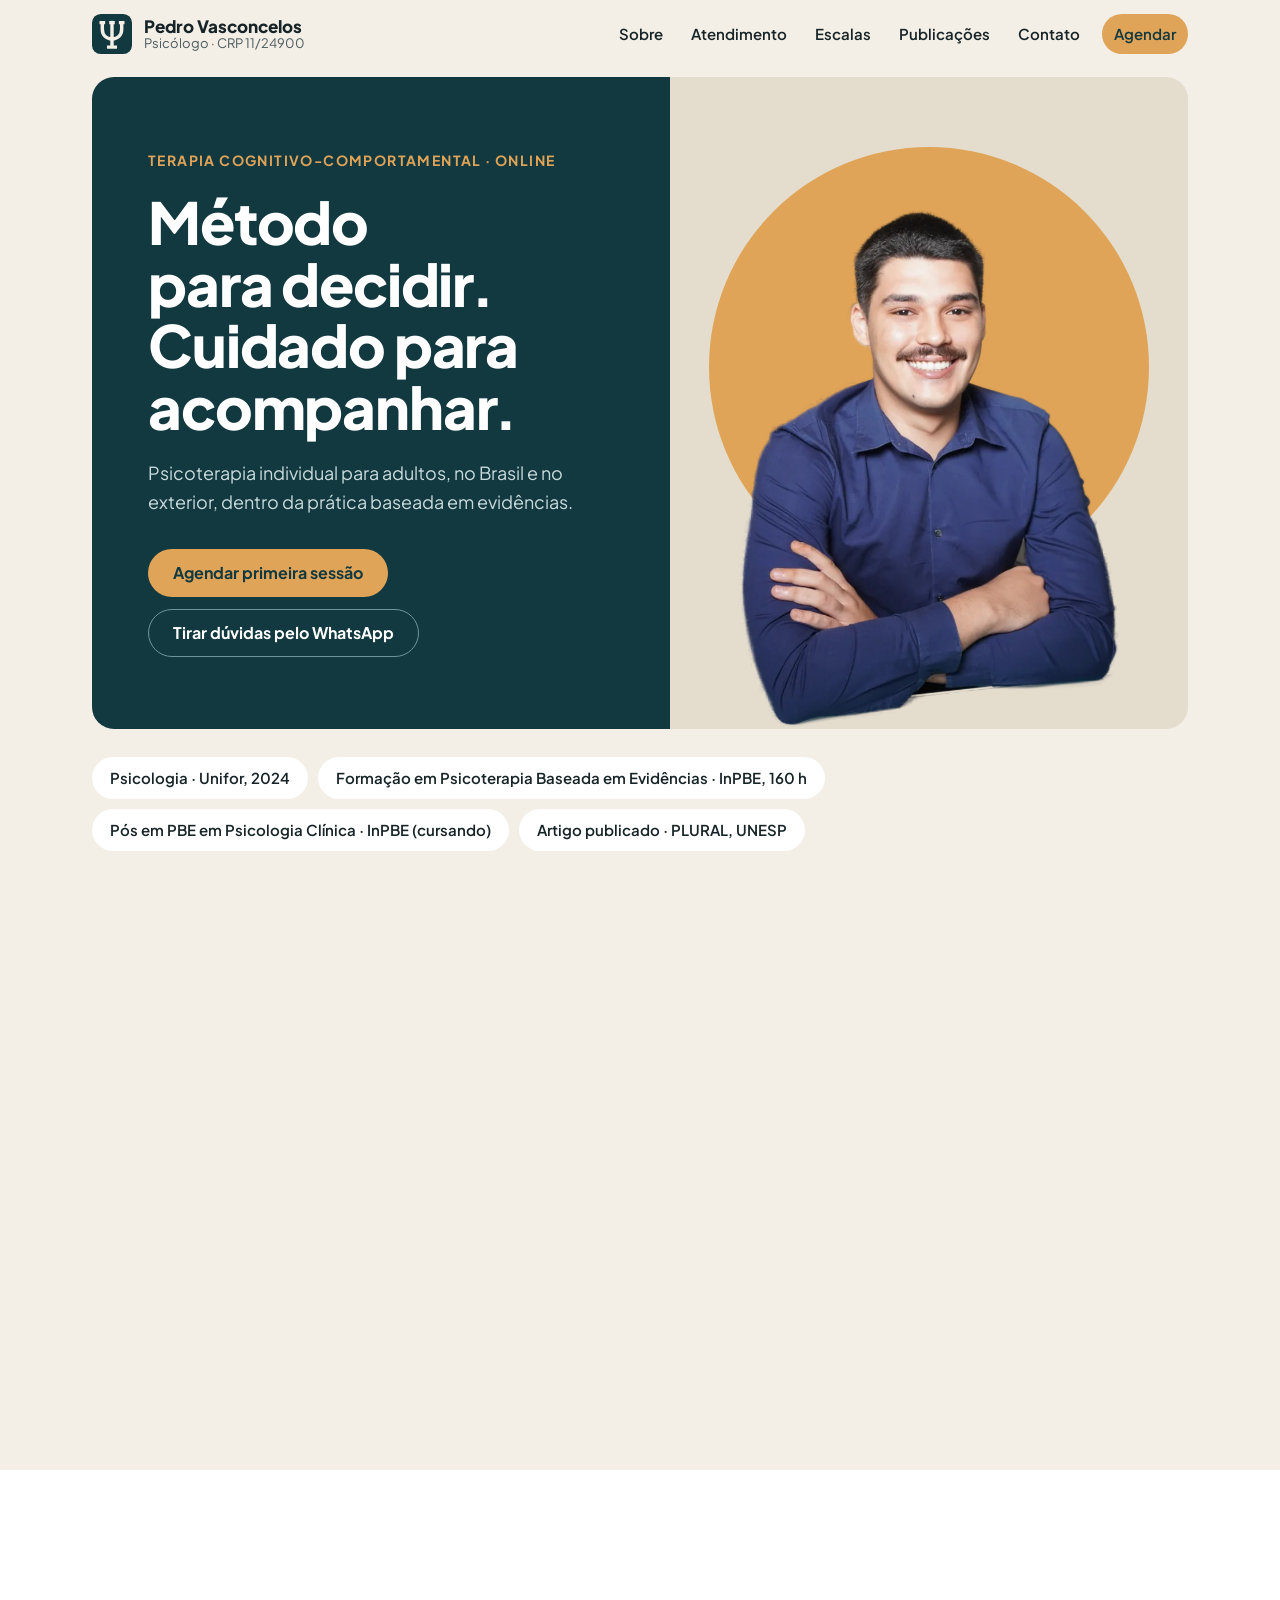
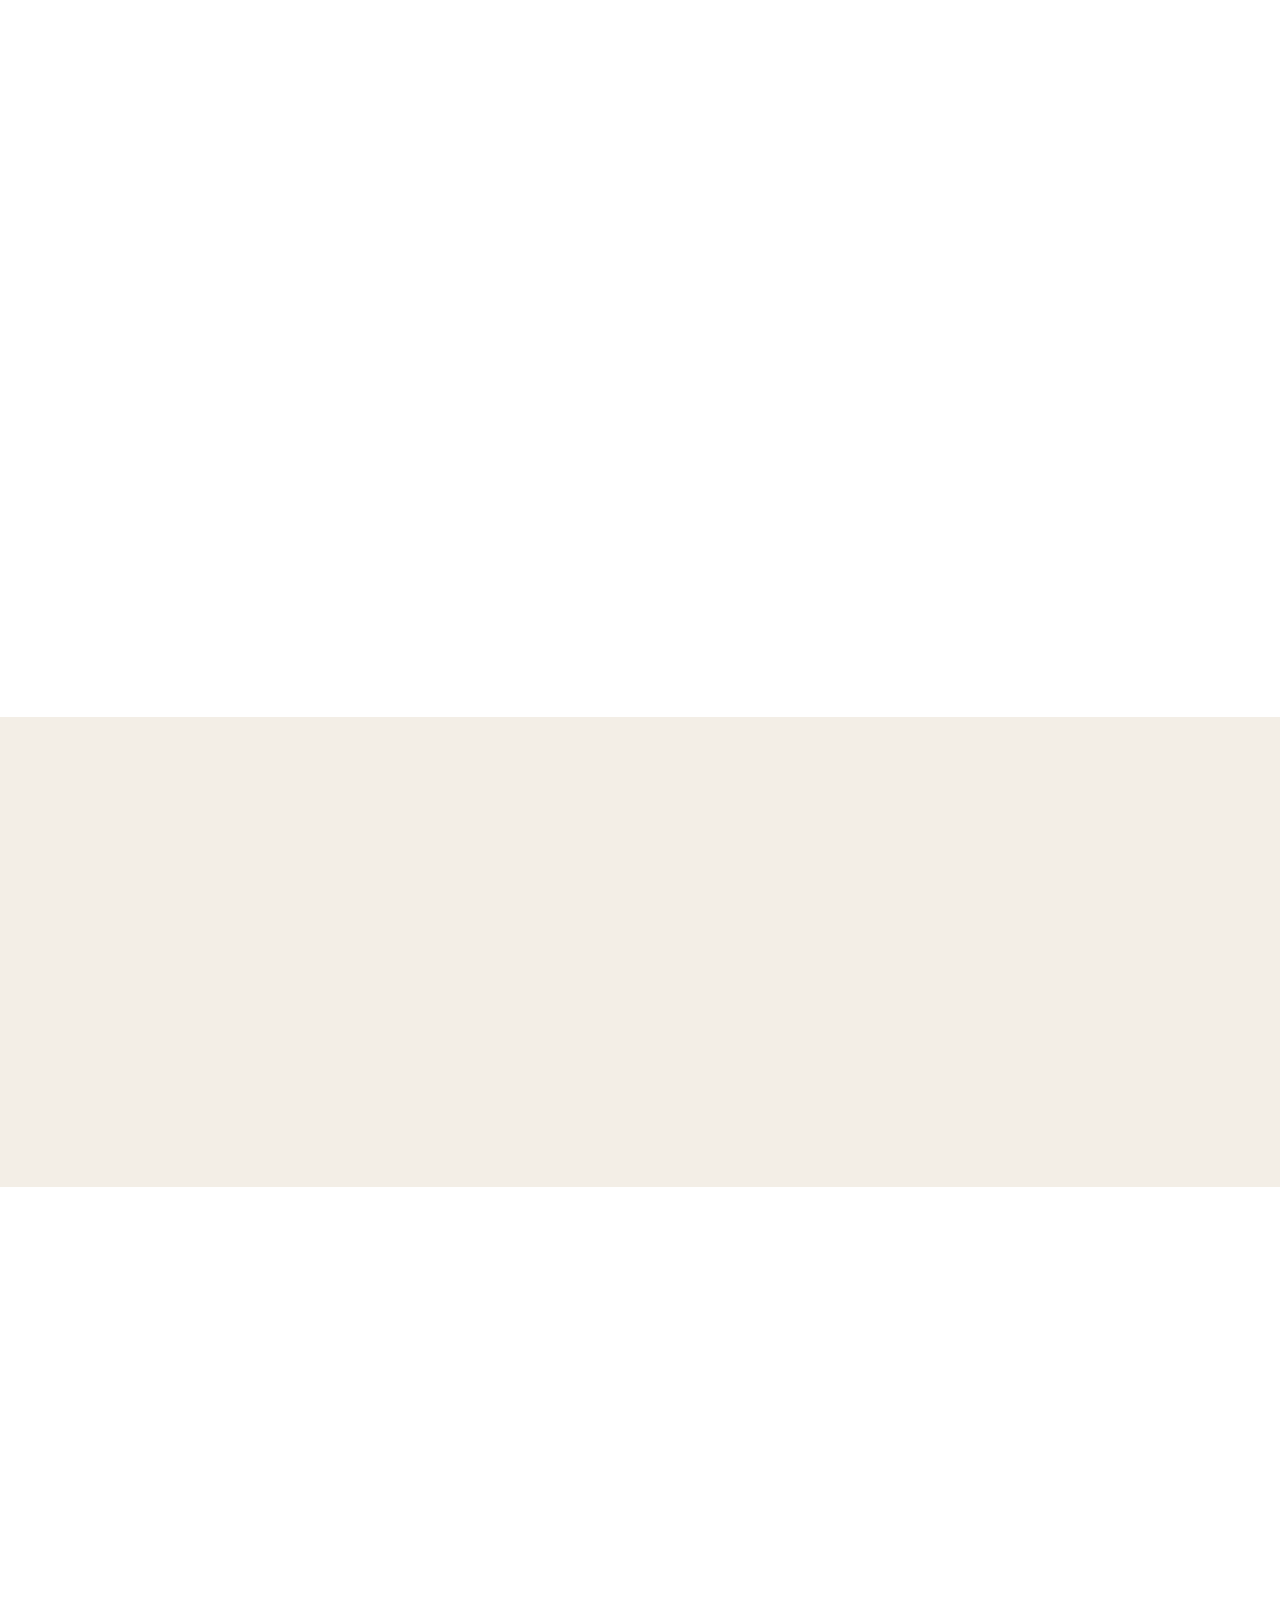
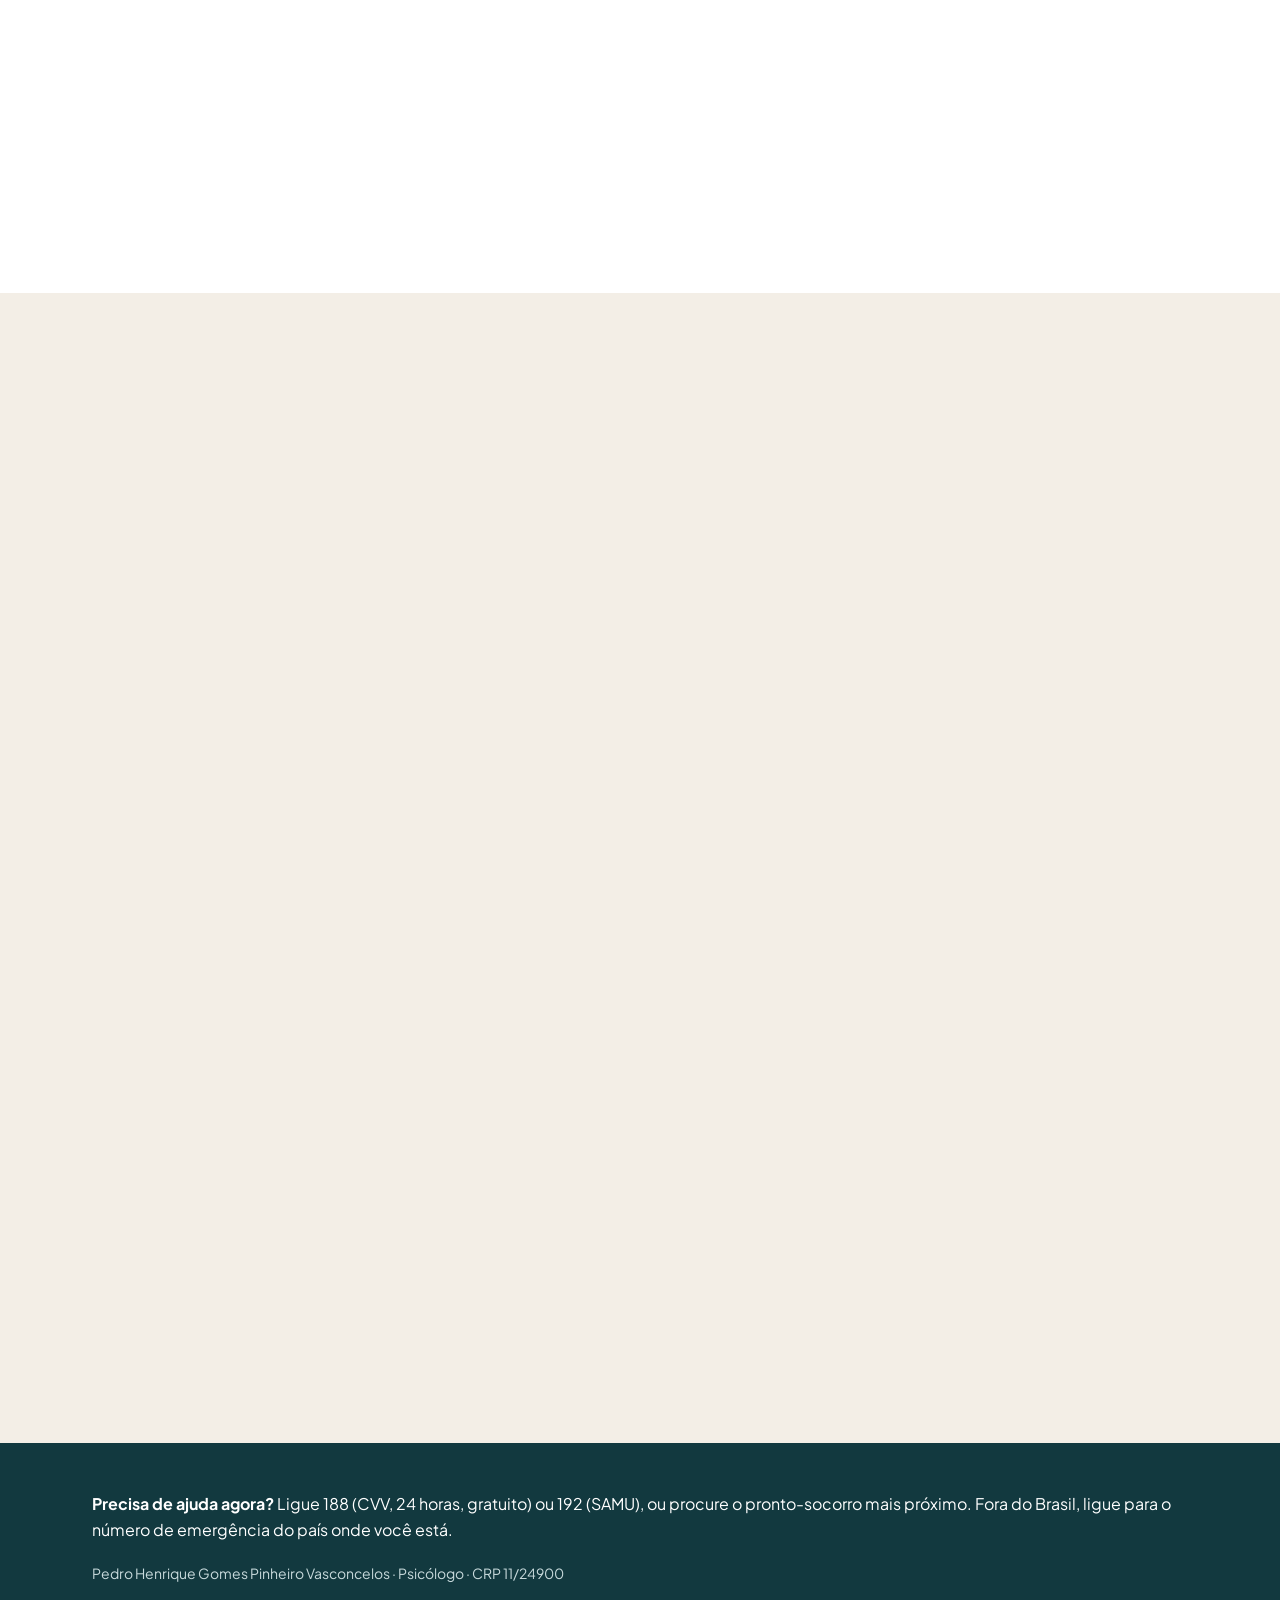
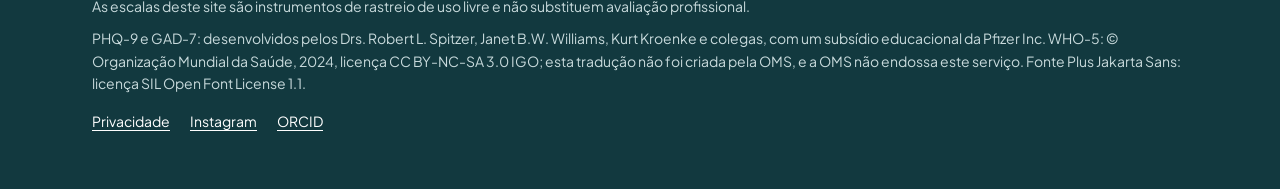
<file: index.html>
<!DOCTYPE html>
<html lang="pt-BR">
<head>
<meta charset="utf-8">
<meta name="viewport" content="width=device-width, initial-scale=1">
<!-- Privacidade: a página não faz nenhuma conexão com outros servidores (fontes e imagens locais, sem analytics, sem formulários). -->
<meta http-equiv="Content-Security-Policy" content="default-src 'none'; style-src 'self'; script-src 'self'; font-src 'self'; img-src 'self' data:; base-uri 'none'; form-action 'none'">
<meta name="referrer" content="no-referrer">
<meta name="theme-color" content="#12393f">
<title>Pedro Vasconcelos · Psicólogo</title>
<meta name="description" content="Pedro Henrique Gomes Pinheiro Vasconcelos, psicólogo (CRP 11/24900). Psicoterapia individual online para adultos em Terapia Cognitivo-Comportamental.">
<meta property="og:type" content="website">
<meta property="og:url" content="https://psipedrohenrique.github.io/">
<meta property="og:title" content="Pedro Vasconcelos · Psicólogo">
<meta property="og:description" content="Pedro Henrique Gomes Pinheiro Vasconcelos, psicólogo (CRP 11/24900). Psicoterapia individual online para adultos em Terapia Cognitivo-Comportamental.">
<meta property="og:image" content="https://psipedrohenrique.github.io/img/compartilhar.jpg">
<meta property="og:image:width" content="1200">
<meta property="og:image:height" content="630">
<link rel="stylesheet" href="site.css">
<link rel="icon" href="favicon.ico" sizes="32x32">
<link rel="icon" href="favicon.svg" type="image/svg+xml">
<link rel="apple-touch-icon" href="apple-touch-icon.png">
</head>
<body data-page="inicio">

<header class="top">
  <div class="wrap">
    <a class="brand" href="./">
      <svg width="40" height="40" viewBox="0 0 64 64" aria-hidden="true"><rect width="64" height="64" rx="14" fill="#12393f"></rect><g fill="none" stroke="#f3eee6" stroke-width="5.5"><path d="M32 11v42"></path><path d="M16.5 15v9.5c0 9.5 6.5 15.5 15.5 15.5s15.5-6 15.5-15.5V15"></path><path d="M24 53h16M12 13.75h9M27.5 13.75h9M43 13.75h9"></path></g></svg>
      <span><strong>Pedro Vasconcelos</strong><small>Psicólogo · CRP 11/24900</small></span>
    </a>
    <nav class="nav" aria-label="Páginas">
      <a href="sobre.html">Sobre</a>
      <a href="atendimento.html">Atendimento</a>
      <a href="escalas.html">Escalas</a>
      <a href="publicacoes.html">Publicações</a>
      <a href="contato.html">Contato</a>
      <a class="nav-cta" href="contato.html#agendar">Agendar</a>
    </nav>
  </div>
</header>

<main>
<section class="hero">
  <div class="wrap">
    <div class="hero-text">
      <p class="tag">Terapia Cognitivo-Comportamental · online</p>
      <h1>Método para decidir. Cuidado para acompanhar.</h1>
      <p class="sub">Psicoterapia individual para adultos, no Brasil e no exterior, dentro da prática baseada em evidências.</p>
      <div class="ctas">
        <a class="btn btn-amber js-agendar" href="https://wa.me/message/LZQEE3Y7M5ZQI1" target="_blank" rel="noopener noreferrer">Agendar primeira sessão</a>
        <a class="btn btn-line" href="https://wa.me/message/LZQEE3Y7M5ZQI1" target="_blank" rel="noopener noreferrer">Tirar dúvidas pelo WhatsApp</a>
      </div>
    </div>
    <div class="hero-photo">
      <img src="img/pedro-topo.webp" width="680" height="900" alt="Pedro Vasconcelos, de camisa azul, sorrindo com os braços cruzados">
    </div>
  </div>
  <div class="wrap">
    <div class="chips">
      <span>Psicologia · Unifor, 2024</span>
      <span>Formação em Psicoterapia Baseada em Evidências · InPBE, 160 h</span>
      <span>Pós em PBE em Psicologia Clínica · InPBE (cursando)</span>
      <span>Artigo publicado · PLURAL, UNESP</span>
    </div>
  </div>
</section>

<section class="section">
  <div class="wrap reveal">
    <div class="section-head">
      <h2>Cada decisão do seu tratamento junta três fontes</h2>
      <p class="lead">Nenhuma substitui as outras. É isso que a prática baseada em evidências quer dizer, na prática.</p>
    </div>
    <div class="pillars">
      <div class="pillar"><div class="n">1</div><h3>A pesquisa científica</h3><p>O que os estudos mais confiáveis mostram para dificuldades parecidas com a sua.</p></div>
      <div class="pillar"><div class="n">2</div><h3>A competência clínica</h3><p>Entender o seu caso, construir uma boa relação de trabalho e acompanhar a evolução.</p></div>
      <div class="pillar you"><div class="n">3</div><h3>Você</h3><p>Seus objetivos, valores, rotina e contexto de vida. Você participa das decisões.</p></div>
    </div>
  </div>
</section>

<section class="section white">
  <div class="wrap split reveal">
    <div class="framed">
      <img src="img/pedro-sobre.webp" width="809" height="1000" alt="Pedro Vasconcelos no consultório, de camisa branca, com as mãos juntas sobre a mesa e livros ao lado" loading="lazy">
    </div>
    <div class="body">
      <p class="eyebrow">Sobre</p>
      <h2>Prazer, eu sou o Pedro.</h2>
      <p>Sou psicólogo clínico, formado pela Universidade de Fortaleza (Unifor) em 2024, e atendo adultos em psicoterapia individual online, com base na Terapia Cognitivo-Comportamental.</p>
      <p>Começamos entendendo juntos o que mantém as suas dificuldades. A partir daí, parto de tratamentos já testados em pesquisa e ajusto ao que o seu caso pede.</p>
      <a class="more" href="sobre.html">Minha formação e como trabalho →</a>
    </div>
  </div>
</section>

<section class="section tight">
  <div class="wrap reveal">
    <div class="scales-band">
      <div class="txt">
        <p class="eyebrow">Já está em atendimento?</p>
        <h2>Escalas de acompanhamento</h2>
        <p>Responda a escala combinada em sessão e me envie o resultado pelo WhatsApp. O cálculo é feito no seu aparelho, e nada é enviado nem armazenado.</p>
      </div>
      <div class="scale-pills">
        <a href="phq-9.html">PHQ-9</a>
        <a href="gad-7.html">GAD-7</a>
        <a href="dass-21.html">DASS-21</a>
        <a href="who-5.html">WHO-5</a>
        <a href="audit.html">AUDIT</a>
      </div>
    </div>
  </div>
</section>

<section class="section white">
  <div class="wrap reveal">
    <div class="head-row">
      <div>
        <p class="eyebrow">Instagram</p>
        <h2>Psicologia baseada em evidências, em poucos minutos</h2>
      </div>
      <a class="more" href="https://www.instagram.com/psipedrohenriquegpv/" target="_blank" rel="noopener noreferrer">@psipedrohenriquegpv →</a>
    </div>
    <div class="posts">
      <a class="post" href="https://www.instagram.com/p/DfFXzJ5kdl0/" target="_blank" rel="noopener noreferrer"><img src="img/ig-palavras.webp" width="560" height="700" alt="Carrossel: Por que eu me interesso pelas palavras?" loading="lazy"></a>
      <a class="post" href="https://www.instagram.com/p/DUojDl9D_5H/" target="_blank" rel="noopener noreferrer"><img src="img/ig-viraliza.webp" width="512" height="640" alt="Carrossel: Nem tudo que viraliza sobre psicologia é verdade!" loading="lazy"></a>
      <a class="post" href="https://www.instagram.com/p/DWCY7vlmN27/" target="_blank" rel="noopener noreferrer"><img src="img/ig-livros.webp" width="512" height="640" alt="Post: Meus livros favoritos" loading="lazy"></a>
      <a class="post" href="https://www.instagram.com/p/DVbWLRLFJQa/" target="_blank" rel="noopener noreferrer"><img src="img/ig-quem-sou.webp" width="512" height="640" alt="Post: Quem sou eu?" loading="lazy"></a>
    </div>
  </div>
</section>

<section class="section">
  <div class="wrap split reveal">
    <div class="pub-photo">
      <img src="img/palestra-unifor.webp" width="1000" height="1006" alt="Pedro Vasconcelos apresentando sobre prática baseada em evidências na Unifor" loading="lazy">
    </div>
    <div class="body">
      <p class="eyebrow">Publicações e divulgação</p>
      <h2 class="mb">Pesquisa e ciência fora do consultório</h2>
      <ul class="pub-mini">
        <li><span>Artigo · PLURAL (UNESP) · 2025</span><strong>Estratégias de redução de danos na perspectiva do behaviorismo radical</strong></li>
        <li><span>Coautoria · CIAIQ · 2026</span><strong>Rede de cuidado: vínculos afetivos e saúde mental de mulheres universitárias</strong></li>
        <li><span>Coautoria · CIAIQ · 2026</span><strong>Compras compulsivas em redes sociais: uma análise netnográfica</strong></li>
      </ul>
      <a class="more" href="publicacoes.html">Todas as publicações →</a>
    </div>
  </div>
</section>

<section class="section tight no-top">
  <div class="wrap reveal">
    <div class="cta-box">
      <div>
        <h2>Vamos conversar?</h2>
        <p>Primeira sessão online, de 50 minutos. Você escolhe o dia e o horário.</p>
      </div>
      <div class="ctas">
        <a class="btn btn-petrol js-agendar" href="https://wa.me/message/LZQEE3Y7M5ZQI1" target="_blank" rel="noopener noreferrer">Agendar primeira sessão</a>
        <a class="btn btn-ghost" href="atendimento.html">Como funciona</a>
      </div>
    </div>
  </div>
</section>
</main>

<footer>
  <div class="wrap">
    <p class="crisis"><strong>Precisa de ajuda agora?</strong> Ligue 188 (CVV, 24 horas, gratuito) ou 192 (SAMU), ou procure o pronto-socorro mais próximo. Fora do Brasil, ligue para o número de emergência do país onde você está.</p>
    <p>Pedro Henrique Gomes Pinheiro Vasconcelos · Psicólogo · CRP 11/24900</p>
    <p>As escalas deste site são instrumentos de rastreio de uso livre e não substituem avaliação profissional.</p>
    <p>PHQ-9 e GAD-7: desenvolvidos pelos Drs. Robert L. Spitzer, Janet B.W. Williams, Kurt Kroenke e colegas, com um subsídio educacional da Pfizer Inc. WHO-5: © Organização Mundial da Saúde, 2024, licença CC BY-NC-SA 3.0 IGO; esta tradução não foi criada pela OMS, e a OMS não endossa este serviço. Fonte Plus Jakarta Sans: licença SIL Open Font License 1.1.</p>
    <p class="links"><a href="contato.html#privacidade">Privacidade</a><a href="https://www.instagram.com/psipedrohenriquegpv/" target="_blank" rel="noopener noreferrer">Instagram</a><a href="https://orcid.org/0009-0009-5403-5966" target="_blank" rel="noopener noreferrer">ORCID</a></p>
  </div>
</footer>

<script src="site.js"></script>
</body>
</html>
</file>
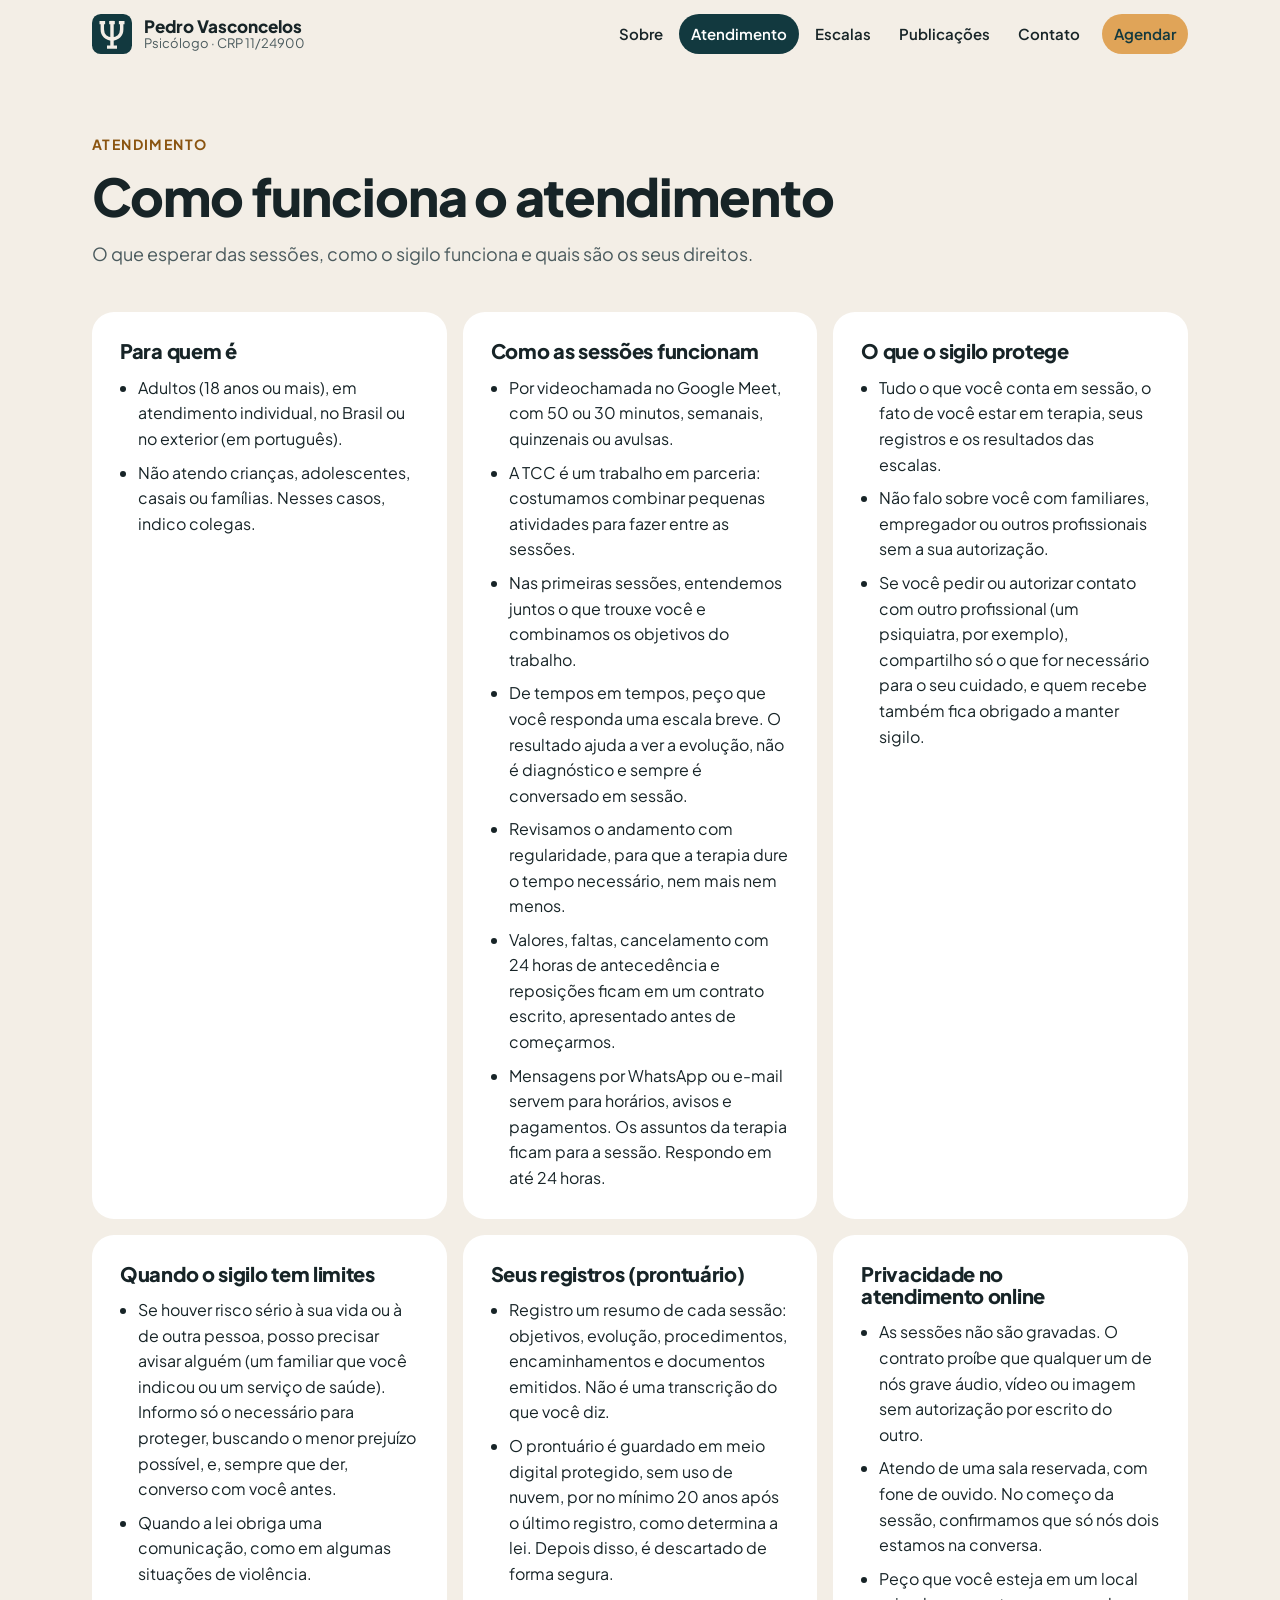
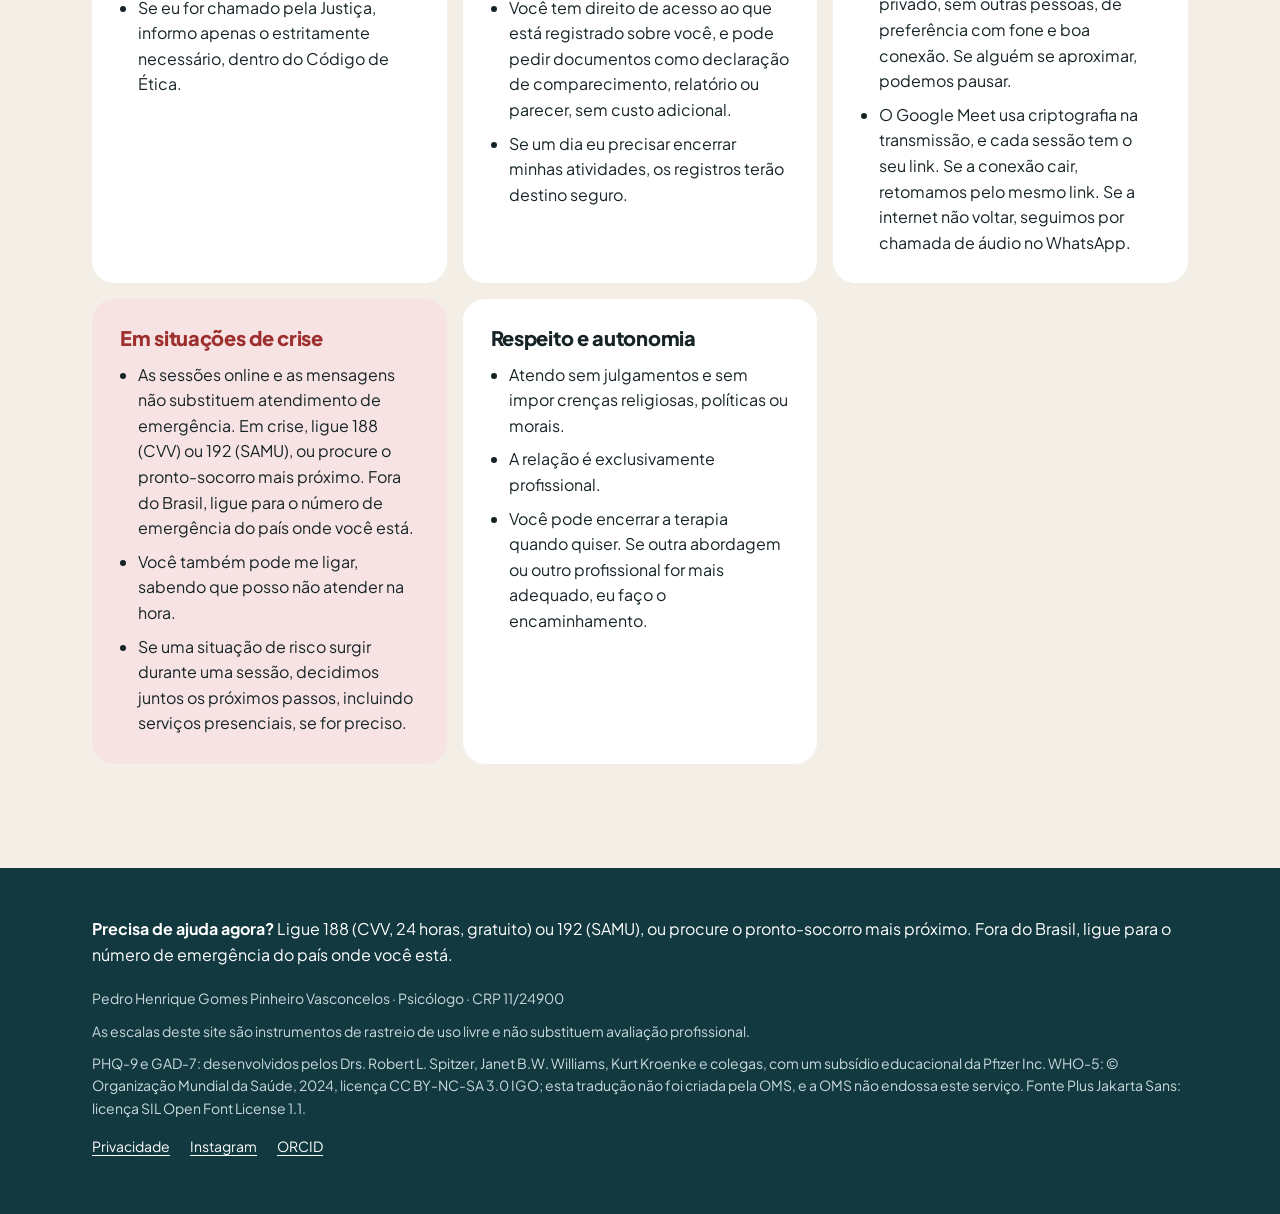
<file: atendimento.html>
<!DOCTYPE html>
<html lang="pt-BR">
<head>
<meta charset="utf-8">
<meta name="viewport" content="width=device-width, initial-scale=1">
<!-- Privacidade: a página não faz nenhuma conexão com outros servidores (fontes e imagens locais, sem analytics, sem formulários). -->
<meta http-equiv="Content-Security-Policy" content="default-src 'none'; style-src 'self'; script-src 'self'; font-src 'self'; img-src 'self' data:; base-uri 'none'; form-action 'none'">
<meta name="referrer" content="no-referrer">
<meta name="theme-color" content="#12393f">
<title>Como funciona o atendimento · Pedro Vasconcelos · Psicólogo</title>
<meta name="description" content="Sessões online, sigilo, prontuário e direitos do paciente no atendimento de Pedro Vasconcelos, psicólogo (CRP 11/24900).">
<link rel="stylesheet" href="site.css">
<link rel="icon" href="favicon.ico" sizes="32x32">
<link rel="icon" href="favicon.svg" type="image/svg+xml">
<link rel="apple-touch-icon" href="apple-touch-icon.png">
</head>
<body data-page="atendimento">

<header class="top">
  <div class="wrap">
    <a class="brand" href="./">
      <svg width="40" height="40" viewBox="0 0 64 64" aria-hidden="true"><rect width="64" height="64" rx="14" fill="#12393f"></rect><g fill="none" stroke="#f3eee6" stroke-width="5.5"><path d="M32 11v42"></path><path d="M16.5 15v9.5c0 9.5 6.5 15.5 15.5 15.5s15.5-6 15.5-15.5V15"></path><path d="M24 53h16M12 13.75h9M27.5 13.75h9M43 13.75h9"></path></g></svg>
      <span><strong>Pedro Vasconcelos</strong><small>Psicólogo · CRP 11/24900</small></span>
    </a>
    <nav class="nav" aria-label="Páginas">
      <a href="sobre.html">Sobre</a>
      <a href="atendimento.html" aria-current="page">Atendimento</a>
      <a href="escalas.html">Escalas</a>
      <a href="publicacoes.html">Publicações</a>
      <a href="contato.html">Contato</a>
      <a class="nav-cta" href="contato.html#agendar">Agendar</a>
    </nav>
  </div>
</header>

<main>
<section class="page-head">
  <div class="wrap">
    <p class="eyebrow">Atendimento</p>
    <h1>Como funciona o atendimento</h1>
    <p class="lead">O que esperar das sessões, como o sigilo funciona e quais são os seus direitos.</p>
  </div>
</section>
<section class="section after-head">
  <div class="wrap groups">
    <article class="group">
      <h2>Para quem é</h2>
      <ul>
        <li>Adultos (18 anos ou mais), em atendimento individual, no Brasil ou no exterior (em português).</li>
        <li>Não atendo crianças, adolescentes, casais ou famílias. Nesses casos, indico colegas.</li>
      </ul>
    </article>
    <article class="group">
      <h2>Como as sessões funcionam</h2>
      <ul>
        <li>Por videochamada no Google Meet, com 50 ou 30 minutos, semanais, quinzenais ou avulsas.</li>
        <li>A TCC é um trabalho em parceria: costumamos combinar pequenas atividades para fazer entre as sessões.</li>
        <li>Nas primeiras sessões, entendemos juntos o que trouxe você e combinamos os objetivos do trabalho.</li>
        <li>De tempos em tempos, peço que você responda uma escala breve. O resultado ajuda a ver a evolução, não é diagnóstico e sempre é conversado em sessão.</li>
        <li>Revisamos o andamento com regularidade, para que a terapia dure o tempo necessário, nem mais nem menos.</li>
        <li>Valores, faltas, cancelamento com 24 horas de antecedência e reposições ficam em um contrato escrito, apresentado antes de começarmos.</li>
        <li>Mensagens por WhatsApp ou e-mail servem para horários, avisos e pagamentos. Os assuntos da terapia ficam para a sessão. Respondo em até 24 horas.</li>
      </ul>
    </article>
    <article class="group">
      <h2>O que o sigilo protege</h2>
      <ul>
        <li>Tudo o que você conta em sessão, o fato de você estar em terapia, seus registros e os resultados das escalas.</li>
        <li>Não falo sobre você com familiares, empregador ou outros profissionais sem a sua autorização.</li>
        <li>Se você pedir ou autorizar contato com outro profissional (um psiquiatra, por exemplo), compartilho só o que for necessário para o seu cuidado, e quem recebe também fica obrigado a manter sigilo.</li>
      </ul>
    </article>
    <article class="group">
      <h2>Quando o sigilo tem limites</h2>
      <ul>
        <li>Se houver risco sério à sua vida ou à de outra pessoa, posso precisar avisar alguém (um familiar que você indicou ou um serviço de saúde). Informo só o necessário para proteger, buscando o menor prejuízo possível, e, sempre que der, converso com você antes.</li>
        <li>Quando a lei obriga uma comunicação, como em algumas situações de violência.</li>
        <li>Se eu for chamado pela Justiça, informo apenas o estritamente necessário, dentro do Código de Ética.</li>
      </ul>
    </article>
    <article class="group">
      <h2>Seus registros (prontuário)</h2>
      <ul>
        <li>Registro um resumo de cada sessão: objetivos, evolução, procedimentos, encaminhamentos e documentos emitidos. Não é uma transcrição do que você diz.</li>
        <li>O prontuário é guardado em meio digital protegido, sem uso de nuvem, por no mínimo 20 anos após o último registro, como determina a lei. Depois disso, é descartado de forma segura.</li>
        <li>Você tem direito de acesso ao que está registrado sobre você, e pode pedir documentos como declaração de comparecimento, relatório ou parecer, sem custo adicional.</li>
        <li>Se um dia eu precisar encerrar minhas atividades, os registros terão destino seguro.</li>
      </ul>
    </article>
    <article class="group">
      <h2>Privacidade no atendimento online</h2>
      <ul>
        <li>As sessões não são gravadas. O contrato proíbe que qualquer um de nós grave áudio, vídeo ou imagem sem autorização por escrito do outro.</li>
        <li>Atendo de uma sala reservada, com fone de ouvido. No começo da sessão, confirmamos que só nós dois estamos na conversa.</li>
        <li>Peço que você esteja em um local privado, sem outras pessoas, de preferência com fone e boa conexão. Se alguém se aproximar, podemos pausar.</li>
        <li>O Google Meet usa criptografia na transmissão, e cada sessão tem o seu link. Se a conexão cair, retomamos pelo mesmo link. Se a internet não voltar, seguimos por chamada de áudio no WhatsApp.</li>
      </ul>
    </article>
    <article class="group alert">
      <h2>Em situações de crise</h2>
      <ul>
        <li>As sessões online e as mensagens não substituem atendimento de emergência. Em crise, ligue 188 (CVV) ou 192 (SAMU), ou procure o pronto-socorro mais próximo. Fora do Brasil, ligue para o número de emergência do país onde você está.</li>
        <li>Você também pode me ligar, sabendo que posso não atender na hora.</li>
        <li>Se uma situação de risco surgir durante uma sessão, decidimos juntos os próximos passos, incluindo serviços presenciais, se for preciso.</li>
      </ul>
    </article>
    <article class="group">
      <h2>Respeito e autonomia</h2>
      <ul>
        <li>Atendo sem julgamentos e sem impor crenças religiosas, políticas ou morais.</li>
        <li>A relação é exclusivamente profissional.</li>
        <li>Você pode encerrar a terapia quando quiser. Se outra abordagem ou outro profissional for mais adequado, eu faço o encaminhamento.</li>
      </ul>
    </article>
  </div>
</section>
</main>

<footer>
  <div class="wrap">
    <p class="crisis"><strong>Precisa de ajuda agora?</strong> Ligue 188 (CVV, 24 horas, gratuito) ou 192 (SAMU), ou procure o pronto-socorro mais próximo. Fora do Brasil, ligue para o número de emergência do país onde você está.</p>
    <p>Pedro Henrique Gomes Pinheiro Vasconcelos · Psicólogo · CRP 11/24900</p>
    <p>As escalas deste site são instrumentos de rastreio de uso livre e não substituem avaliação profissional.</p>
    <p>PHQ-9 e GAD-7: desenvolvidos pelos Drs. Robert L. Spitzer, Janet B.W. Williams, Kurt Kroenke e colegas, com um subsídio educacional da Pfizer Inc. WHO-5: © Organização Mundial da Saúde, 2024, licença CC BY-NC-SA 3.0 IGO; esta tradução não foi criada pela OMS, e a OMS não endossa este serviço. Fonte Plus Jakarta Sans: licença SIL Open Font License 1.1.</p>
    <p class="links"><a href="contato.html#privacidade">Privacidade</a><a href="https://www.instagram.com/psipedrohenriquegpv/" target="_blank" rel="noopener noreferrer">Instagram</a><a href="https://orcid.org/0009-0009-5403-5966" target="_blank" rel="noopener noreferrer">ORCID</a></p>
  </div>
</footer>

<script src="site.js"></script>
</body>
</html>
</file>
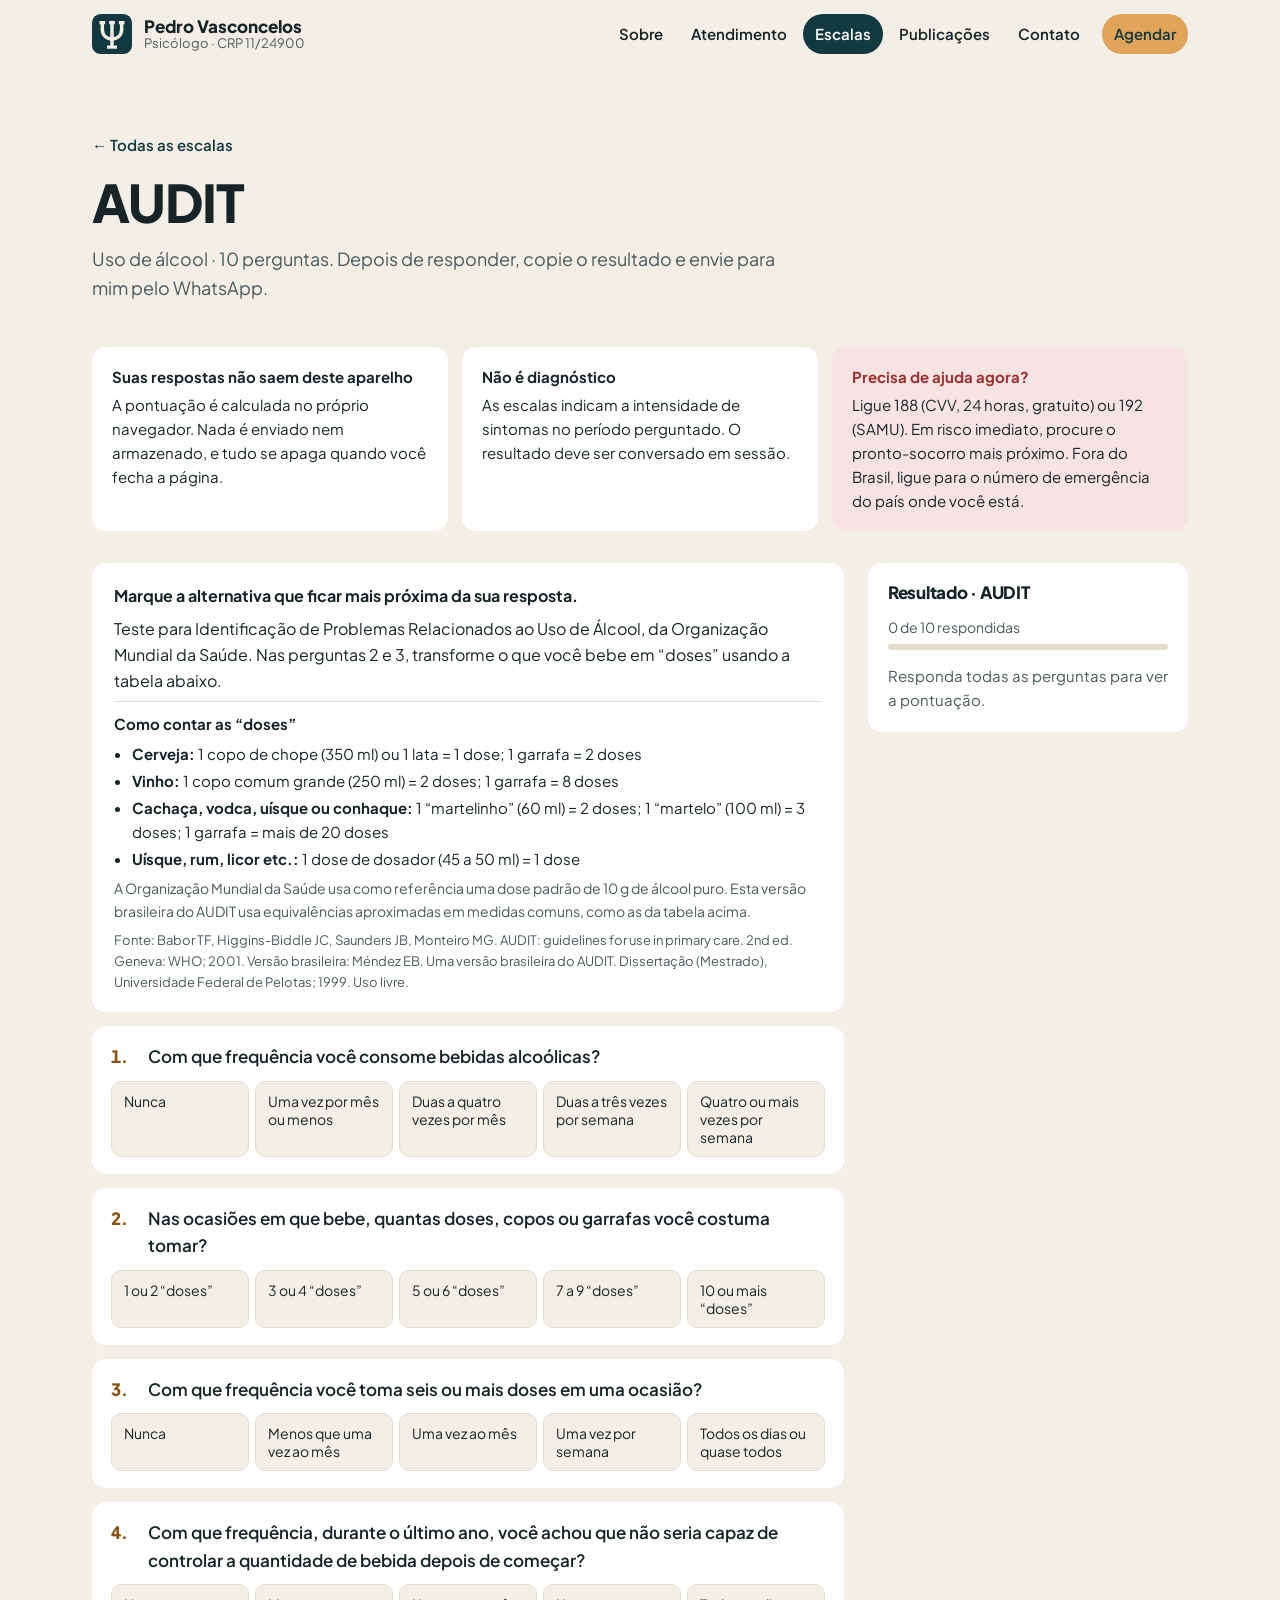
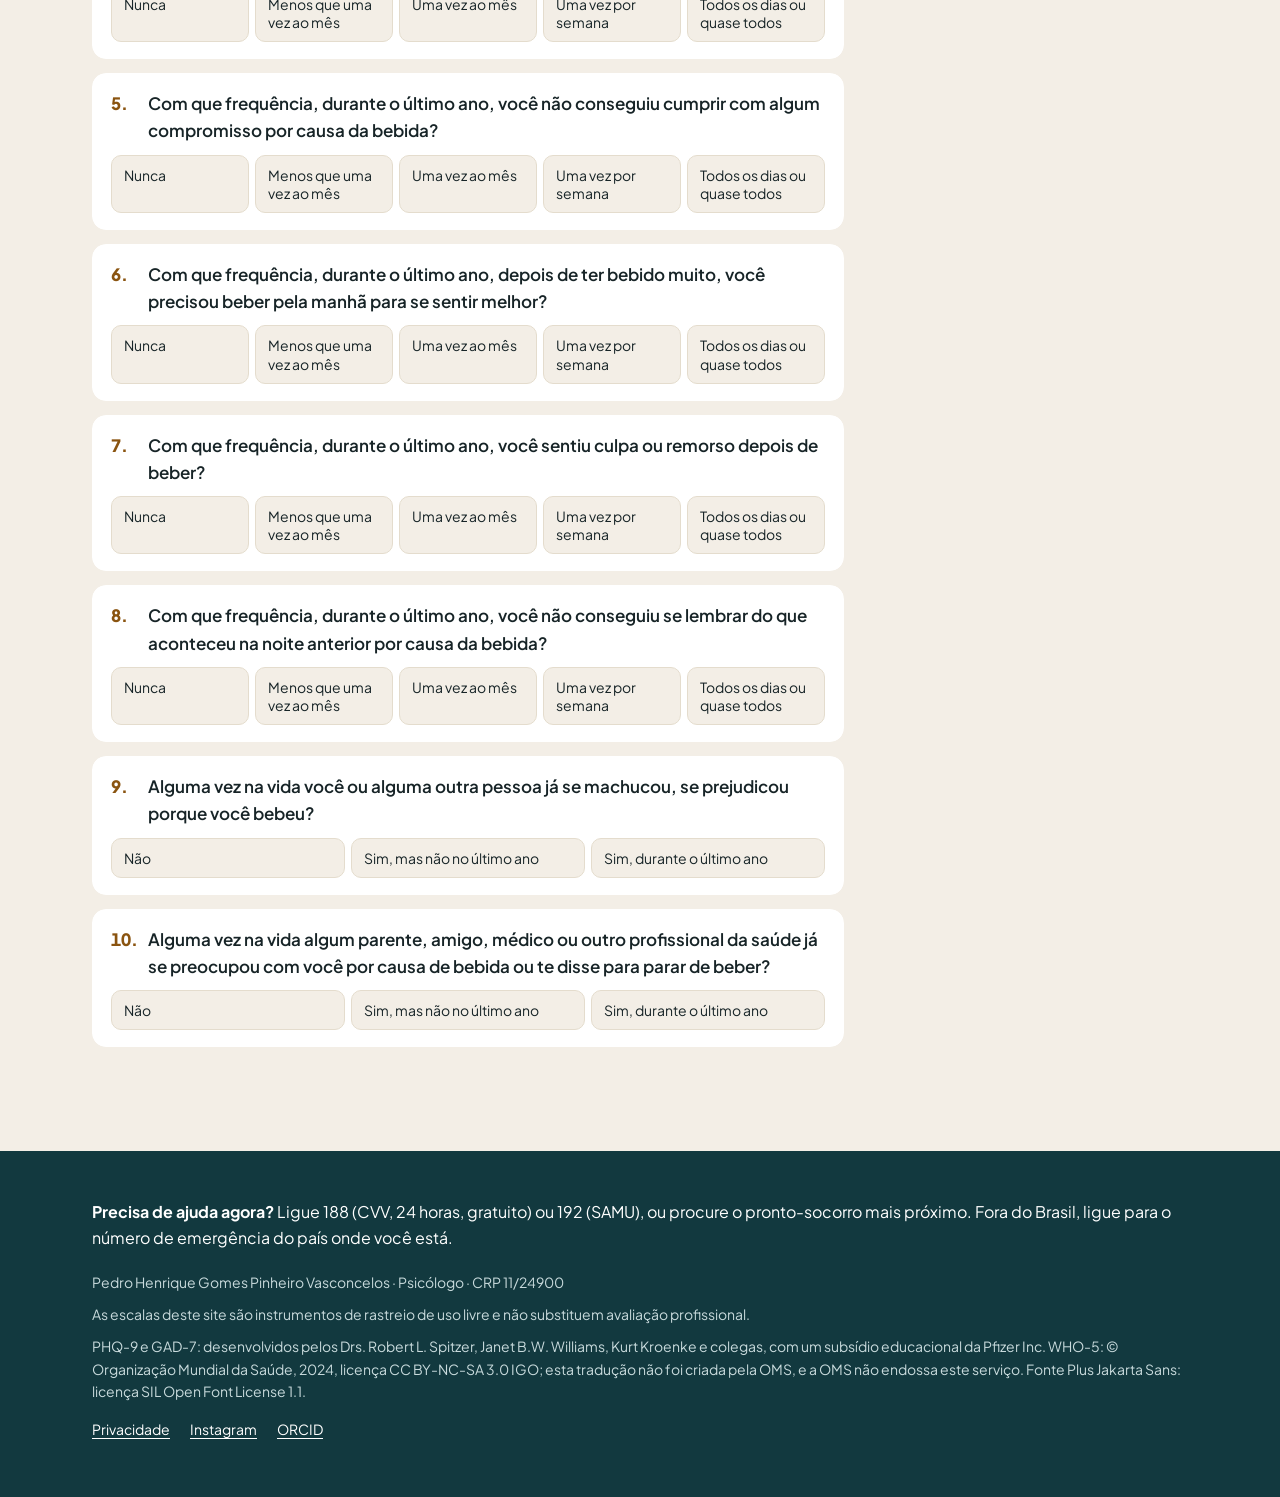
<file: audit.html>
<!DOCTYPE html>
<html lang="pt-BR">
<head>
<meta charset="utf-8">
<meta name="viewport" content="width=device-width, initial-scale=1">
<!-- Privacidade: a página não faz nenhuma conexão com outros servidores (fontes e imagens locais, sem analytics, sem formulários). -->
<meta http-equiv="Content-Security-Policy" content="default-src 'none'; style-src 'self'; script-src 'self'; font-src 'self'; img-src 'self' data:; base-uri 'none'; form-action 'none'">
<meta name="referrer" content="no-referrer">
<meta name="theme-color" content="#12393f">
<title>AUDIT · Pedro Vasconcelos · Psicólogo</title>
<meta name="description" content="Teste AUDIT, da Organização Mundial da Saúde, sobre o uso de álcool. O cálculo é feito no navegador.">
<link rel="stylesheet" href="site.css">
<link rel="icon" href="favicon.ico" sizes="32x32">
<link rel="icon" href="favicon.svg" type="image/svg+xml">
<link rel="apple-touch-icon" href="apple-touch-icon.png">
</head>
<body data-page="audit">

<header class="top">
  <div class="wrap">
    <a class="brand" href="./">
      <svg width="40" height="40" viewBox="0 0 64 64" aria-hidden="true"><rect width="64" height="64" rx="14" fill="#12393f"></rect><g fill="none" stroke="#f3eee6" stroke-width="5.5"><path d="M32 11v42"></path><path d="M16.5 15v9.5c0 9.5 6.5 15.5 15.5 15.5s15.5-6 15.5-15.5V15"></path><path d="M24 53h16M12 13.75h9M27.5 13.75h9M43 13.75h9"></path></g></svg>
      <span><strong>Pedro Vasconcelos</strong><small>Psicólogo · CRP 11/24900</small></span>
    </a>
    <nav class="nav" aria-label="Páginas">
      <a href="sobre.html">Sobre</a>
      <a href="atendimento.html">Atendimento</a>
      <a href="escalas.html" aria-current="page">Escalas</a>
      <a href="publicacoes.html">Publicações</a>
      <a href="contato.html">Contato</a>
      <a class="nav-cta" href="contato.html#agendar">Agendar</a>
    </nav>
  </div>
</header>

<main>
<section class="page-head">
  <div class="wrap">
    <p class="crumb"><a href="escalas.html">← Todas as escalas</a></p>
    <h1>AUDIT</h1>
    <p class="lead">Uso de álcool · 10 perguntas. Depois de responder, copie o resultado e envie para mim pelo WhatsApp.</p>
  </div>
</section>
<section class="section after-head">
  <div class="wrap">

    <div class="notes">
      <div class="note"><strong>Suas respostas não saem deste aparelho</strong>A pontuação é calculada no próprio navegador. Nada é enviado nem armazenado, e tudo se apaga quando você fecha a página.</div>
      <div class="note"><strong>Não é diagnóstico</strong>As escalas indicam a intensidade de sintomas no período perguntado. O resultado deve ser conversado em sessão.</div>
      <div class="note alert"><strong>Precisa de ajuda agora?</strong>Ligue 188 (CVV, 24 horas, gratuito) ou 192 (SAMU). Em risco imediato, procure o pronto-socorro mais próximo. Fora do Brasil, ligue para o número de emergência do país onde você está.</div>
    </div>
    <div id="panel" data-scale="audit"></div>
    <noscript><p class="noscript">Para responder a escala, ative o JavaScript no navegador. O cálculo é feito no seu aparelho e nada é enviado.</p></noscript>
  </div>
</section>
</main>

<footer>
  <div class="wrap">
    <p class="crisis"><strong>Precisa de ajuda agora?</strong> Ligue 188 (CVV, 24 horas, gratuito) ou 192 (SAMU), ou procure o pronto-socorro mais próximo. Fora do Brasil, ligue para o número de emergência do país onde você está.</p>
    <p>Pedro Henrique Gomes Pinheiro Vasconcelos · Psicólogo · CRP 11/24900</p>
    <p>As escalas deste site são instrumentos de rastreio de uso livre e não substituem avaliação profissional.</p>
    <p>PHQ-9 e GAD-7: desenvolvidos pelos Drs. Robert L. Spitzer, Janet B.W. Williams, Kurt Kroenke e colegas, com um subsídio educacional da Pfizer Inc. WHO-5: © Organização Mundial da Saúde, 2024, licença CC BY-NC-SA 3.0 IGO; esta tradução não foi criada pela OMS, e a OMS não endossa este serviço. Fonte Plus Jakarta Sans: licença SIL Open Font License 1.1.</p>
    <p class="links"><a href="contato.html#privacidade">Privacidade</a><a href="https://www.instagram.com/psipedrohenriquegpv/" target="_blank" rel="noopener noreferrer">Instagram</a><a href="https://orcid.org/0009-0009-5403-5966" target="_blank" rel="noopener noreferrer">ORCID</a></p>
  </div>
</footer>

<script src="site.js"></script>
<script src="escalas.js"></script>
</body>
</html>
</file>
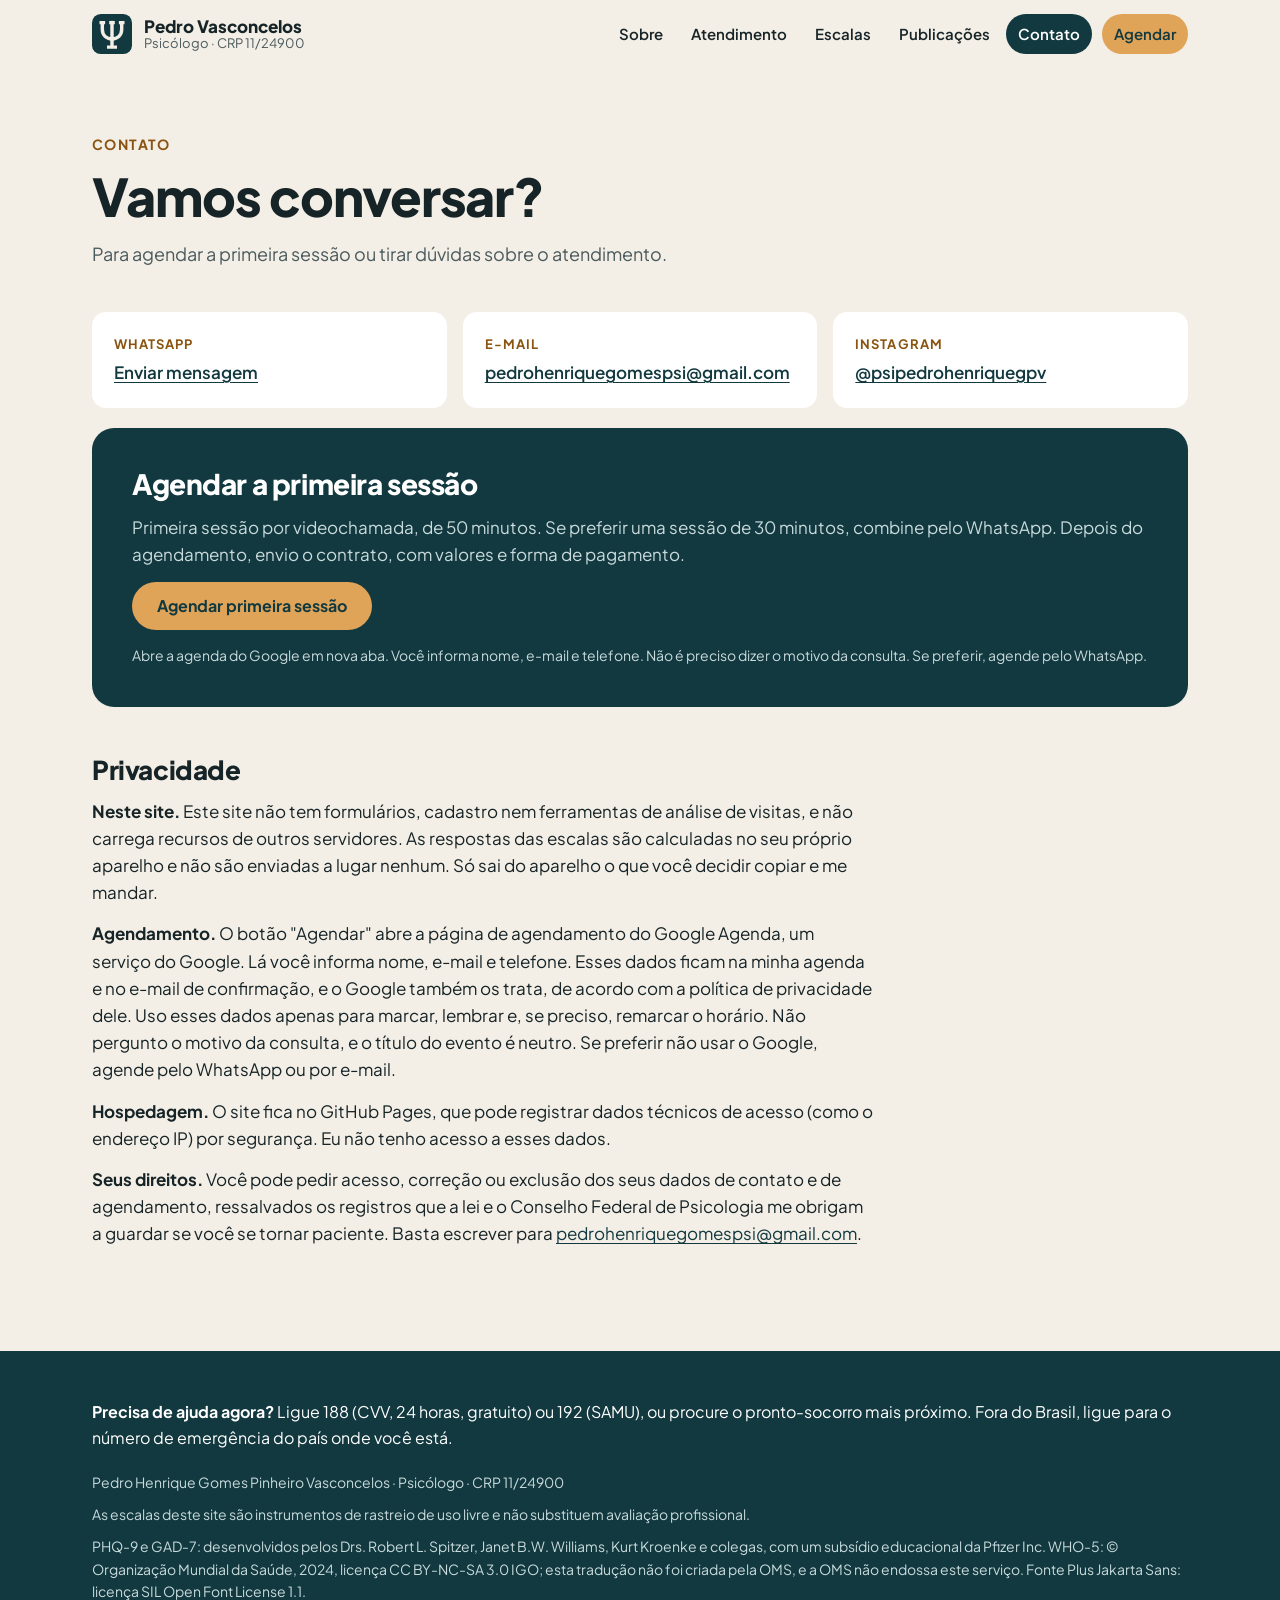
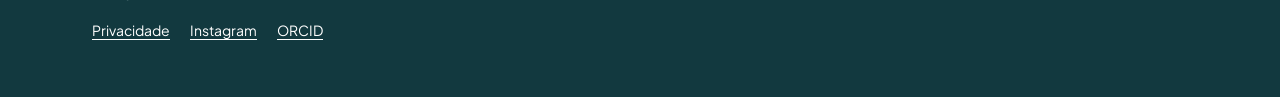
<file: contato.html>
<!DOCTYPE html>
<html lang="pt-BR">
<head>
<meta charset="utf-8">
<meta name="viewport" content="width=device-width, initial-scale=1">
<!-- Privacidade: a página não faz nenhuma conexão com outros servidores (fontes e imagens locais, sem analytics, sem formulários). -->
<meta http-equiv="Content-Security-Policy" content="default-src 'none'; style-src 'self'; script-src 'self'; font-src 'self'; img-src 'self' data:; base-uri 'none'; form-action 'none'">
<meta name="referrer" content="no-referrer">
<meta name="theme-color" content="#12393f">
<title>Contato · Pedro Vasconcelos · Psicólogo</title>
<meta name="description" content="Contato e agendamento da primeira sessão com Pedro Vasconcelos, psicólogo (CRP 11/24900).">
<link rel="stylesheet" href="site.css">
<link rel="icon" href="favicon.ico" sizes="32x32">
<link rel="icon" href="favicon.svg" type="image/svg+xml">
<link rel="apple-touch-icon" href="apple-touch-icon.png">
</head>
<body data-page="contato">

<header class="top">
  <div class="wrap">
    <a class="brand" href="./">
      <svg width="40" height="40" viewBox="0 0 64 64" aria-hidden="true"><rect width="64" height="64" rx="14" fill="#12393f"></rect><g fill="none" stroke="#f3eee6" stroke-width="5.5"><path d="M32 11v42"></path><path d="M16.5 15v9.5c0 9.5 6.5 15.5 15.5 15.5s15.5-6 15.5-15.5V15"></path><path d="M24 53h16M12 13.75h9M27.5 13.75h9M43 13.75h9"></path></g></svg>
      <span><strong>Pedro Vasconcelos</strong><small>Psicólogo · CRP 11/24900</small></span>
    </a>
    <nav class="nav" aria-label="Páginas">
      <a href="sobre.html">Sobre</a>
      <a href="atendimento.html">Atendimento</a>
      <a href="escalas.html">Escalas</a>
      <a href="publicacoes.html">Publicações</a>
      <a href="contato.html" aria-current="page">Contato</a>
      <a class="nav-cta" href="contato.html#agendar">Agendar</a>
    </nav>
  </div>
</header>

<main>
<section class="page-head">
  <div class="wrap">
    <p class="eyebrow">Contato</p>
    <h1>Vamos conversar?</h1>
    <p class="lead">Para agendar a primeira sessão ou tirar dúvidas sobre o atendimento.</p>
  </div>
</section>
<section class="section after-head">
  <div class="wrap">
    <dl class="contact">
      <div class="card"><dt>WhatsApp</dt><dd><a href="https://wa.me/message/LZQEE3Y7M5ZQI1" target="_blank" rel="noopener noreferrer">Enviar mensagem</a></dd></div>
      <div class="card"><dt>E-mail</dt><dd><a href="mailto:pedrohenriquegomespsi@gmail.com">pedrohenriquegomespsi@gmail.com</a></dd></div>
      <div class="card"><dt>Instagram</dt><dd><a href="https://www.instagram.com/psipedrohenriquegpv/" target="_blank" rel="noopener noreferrer">@psipedrohenriquegpv</a></dd></div>
    </dl>

    <div class="booking" id="agendar">
      <h2>Agendar a primeira sessão</h2>
      <p>Primeira sessão por videochamada, de 50 minutos. Se preferir uma sessão de 30 minutos, combine pelo WhatsApp. Depois do agendamento, envio o contrato, com valores e forma de pagamento.</p>
      <div><a class="btn btn-amber js-agendar" href="https://wa.me/message/LZQEE3Y7M5ZQI1" target="_blank" rel="noopener noreferrer">Agendar primeira sessão</a></div>
      <p class="note-agenda js-agendar-nota">Por enquanto, o agendamento é feito pelo WhatsApp.</p>
    </div>

    <div class="privacy" id="privacidade">
      <h2>Privacidade</h2>
      <p><b>Neste site.</b> Este site não tem formulários, cadastro nem ferramentas de análise de visitas, e não carrega recursos de outros servidores. As respostas das escalas são calculadas no seu próprio aparelho e não são enviadas a lugar nenhum. Só sai do aparelho o que você decidir copiar e me mandar.</p>
      <p class="js-agenda-only" hidden><b>Agendamento.</b> O botão "Agendar" abre a página de agendamento do Google Agenda, um serviço do Google. Lá você informa nome, e-mail e telefone. Esses dados ficam na minha agenda e no e-mail de confirmação, e o Google também os trata, de acordo com a política de privacidade dele. Uso esses dados apenas para marcar, lembrar e, se preciso, remarcar o horário. Não pergunto o motivo da consulta, e o título do evento é neutro. Se preferir não usar o Google, agende pelo WhatsApp ou por e-mail.</p>
      <p><b>Hospedagem.</b> O site fica no GitHub Pages, que pode registrar dados técnicos de acesso (como o endereço IP) por segurança. Eu não tenho acesso a esses dados.</p>
      <p><b>Seus direitos.</b> Você pode pedir acesso, correção ou exclusão dos seus dados de contato e de agendamento, ressalvados os registros que a lei e o Conselho Federal de Psicologia me obrigam a guardar se você se tornar paciente. Basta escrever para <a href="mailto:pedrohenriquegomespsi@gmail.com">pedrohenriquegomespsi@gmail.com</a>.</p>
    </div>
  </div>
</section>
</main>

<footer>
  <div class="wrap">
    <p class="crisis"><strong>Precisa de ajuda agora?</strong> Ligue 188 (CVV, 24 horas, gratuito) ou 192 (SAMU), ou procure o pronto-socorro mais próximo. Fora do Brasil, ligue para o número de emergência do país onde você está.</p>
    <p>Pedro Henrique Gomes Pinheiro Vasconcelos · Psicólogo · CRP 11/24900</p>
    <p>As escalas deste site são instrumentos de rastreio de uso livre e não substituem avaliação profissional.</p>
    <p>PHQ-9 e GAD-7: desenvolvidos pelos Drs. Robert L. Spitzer, Janet B.W. Williams, Kurt Kroenke e colegas, com um subsídio educacional da Pfizer Inc. WHO-5: © Organização Mundial da Saúde, 2024, licença CC BY-NC-SA 3.0 IGO; esta tradução não foi criada pela OMS, e a OMS não endossa este serviço. Fonte Plus Jakarta Sans: licença SIL Open Font License 1.1.</p>
    <p class="links"><a href="contato.html#privacidade">Privacidade</a><a href="https://www.instagram.com/psipedrohenriquegpv/" target="_blank" rel="noopener noreferrer">Instagram</a><a href="https://orcid.org/0009-0009-5403-5966" target="_blank" rel="noopener noreferrer">ORCID</a></p>
  </div>
</footer>

<script src="site.js"></script>
</body>
</html>
</file>
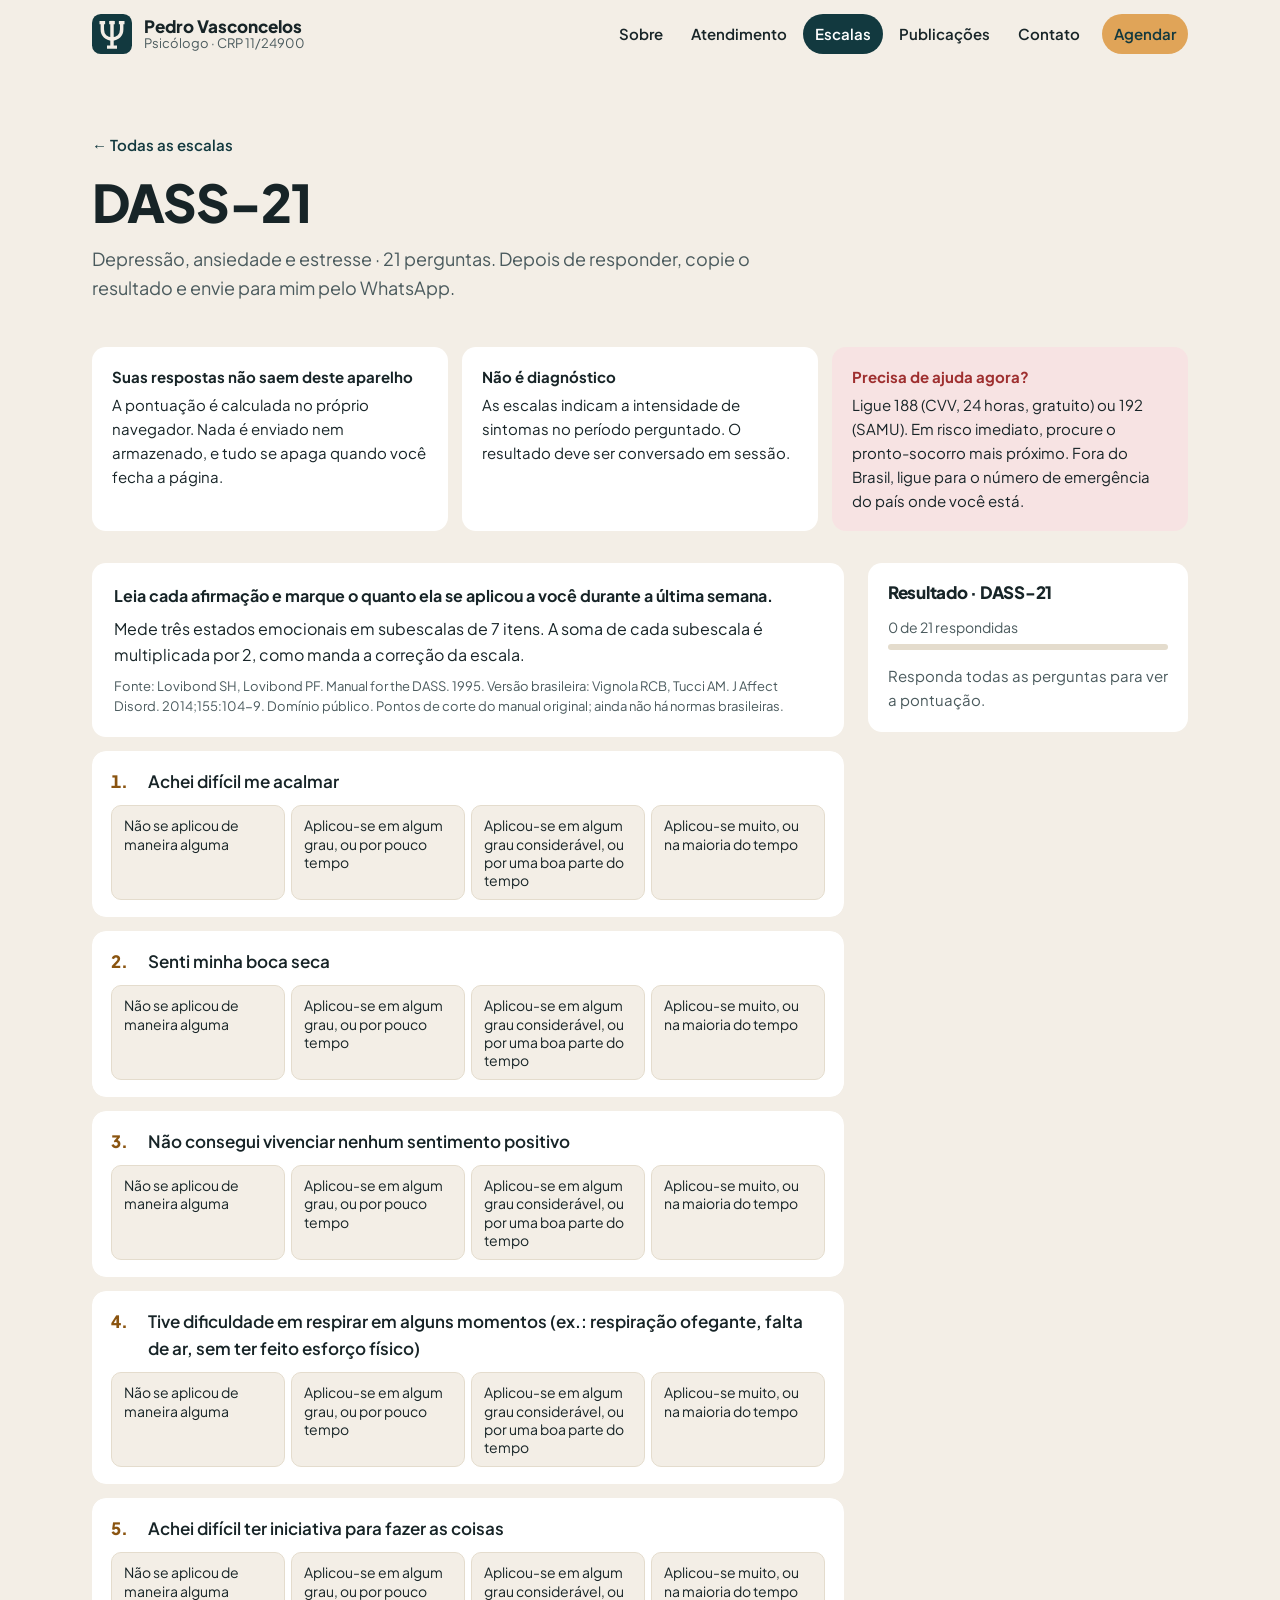
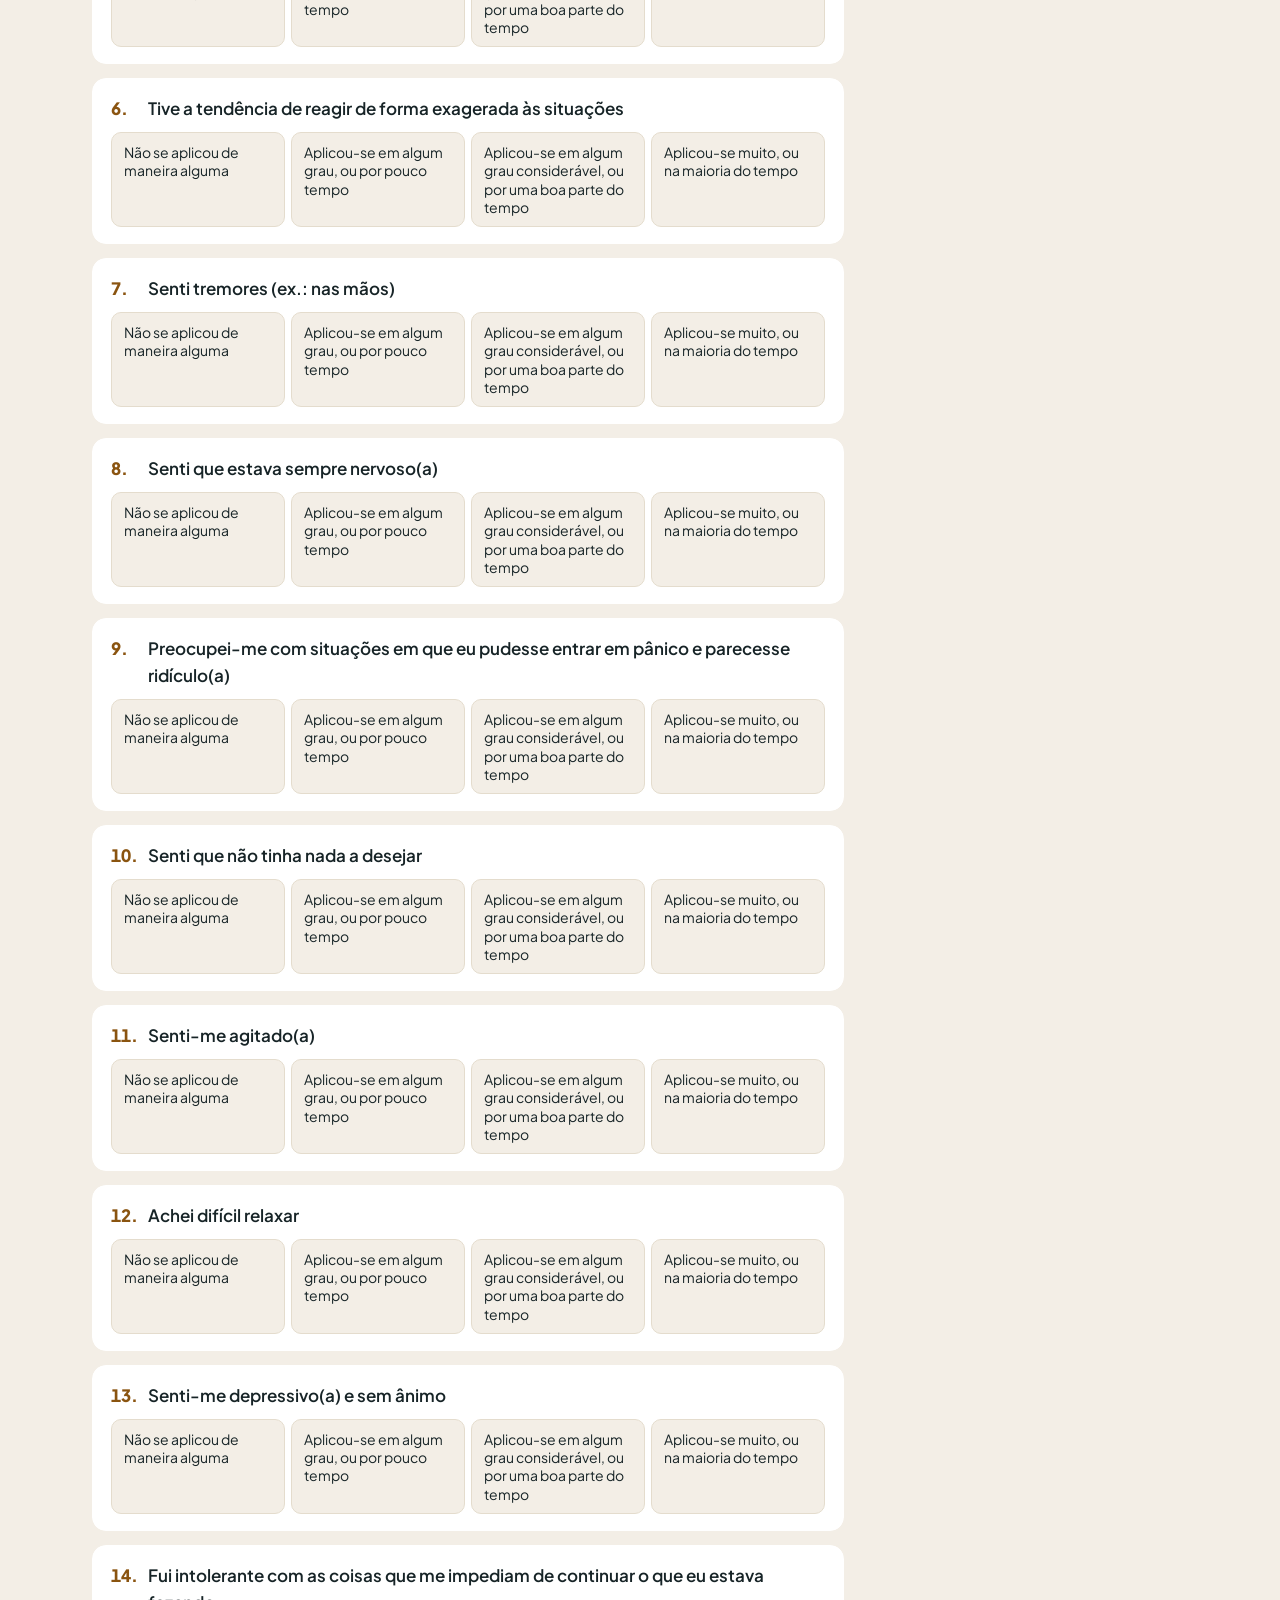
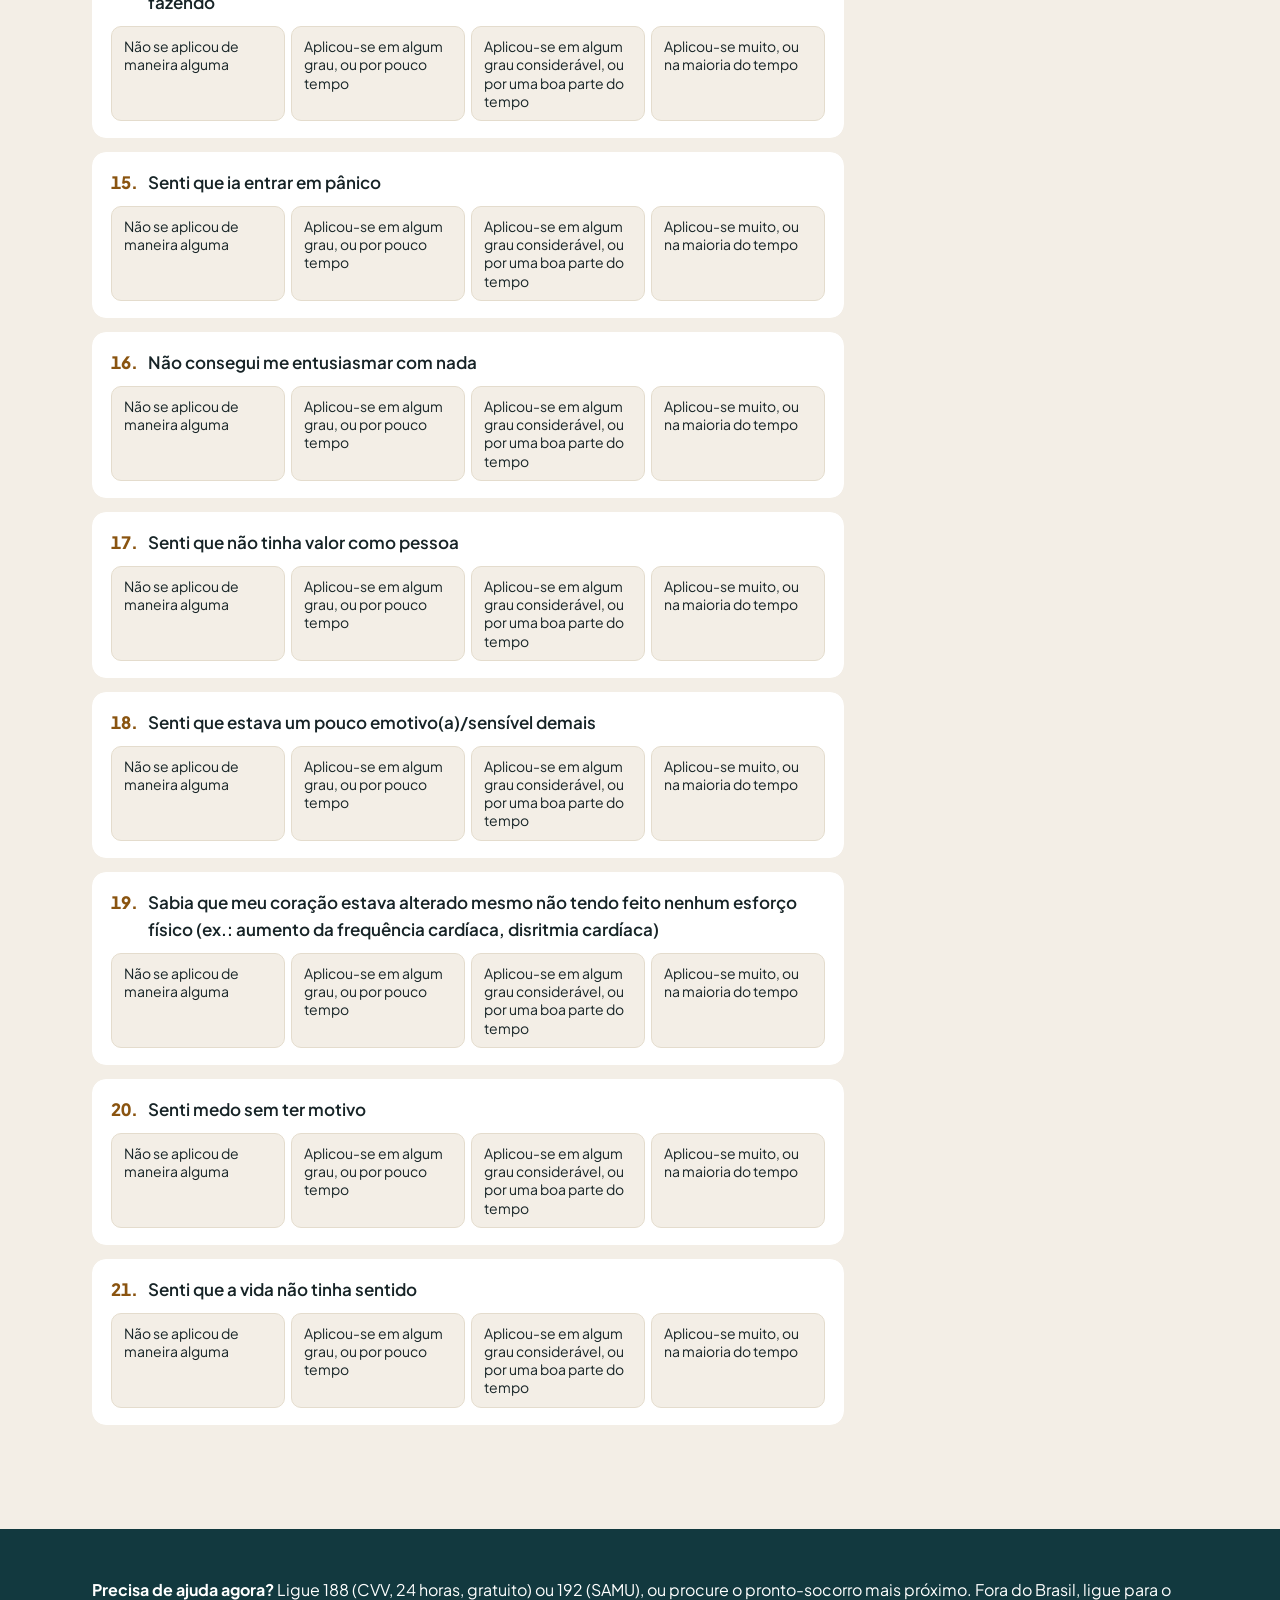
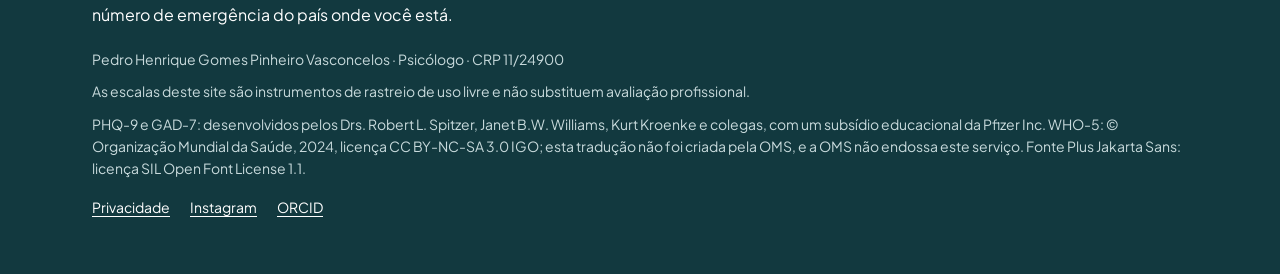
<file: dass-21.html>
<!DOCTYPE html>
<html lang="pt-BR">
<head>
<meta charset="utf-8">
<meta name="viewport" content="width=device-width, initial-scale=1">
<!-- Privacidade: a página não faz nenhuma conexão com outros servidores (fontes e imagens locais, sem analytics, sem formulários). -->
<meta http-equiv="Content-Security-Policy" content="default-src 'none'; style-src 'self'; script-src 'self'; font-src 'self'; img-src 'self' data:; base-uri 'none'; form-action 'none'">
<meta name="referrer" content="no-referrer">
<meta name="theme-color" content="#12393f">
<title>DASS-21 · Pedro Vasconcelos · Psicólogo</title>
<meta name="description" content="Escala DASS-21, sobre depressão, ansiedade e estresse na última semana. O cálculo é feito no navegador.">
<link rel="stylesheet" href="site.css">
<link rel="icon" href="favicon.ico" sizes="32x32">
<link rel="icon" href="favicon.svg" type="image/svg+xml">
<link rel="apple-touch-icon" href="apple-touch-icon.png">
</head>
<body data-page="dass-21">

<header class="top">
  <div class="wrap">
    <a class="brand" href="./">
      <svg width="40" height="40" viewBox="0 0 64 64" aria-hidden="true"><rect width="64" height="64" rx="14" fill="#12393f"></rect><g fill="none" stroke="#f3eee6" stroke-width="5.5"><path d="M32 11v42"></path><path d="M16.5 15v9.5c0 9.5 6.5 15.5 15.5 15.5s15.5-6 15.5-15.5V15"></path><path d="M24 53h16M12 13.75h9M27.5 13.75h9M43 13.75h9"></path></g></svg>
      <span><strong>Pedro Vasconcelos</strong><small>Psicólogo · CRP 11/24900</small></span>
    </a>
    <nav class="nav" aria-label="Páginas">
      <a href="sobre.html">Sobre</a>
      <a href="atendimento.html">Atendimento</a>
      <a href="escalas.html" aria-current="page">Escalas</a>
      <a href="publicacoes.html">Publicações</a>
      <a href="contato.html">Contato</a>
      <a class="nav-cta" href="contato.html#agendar">Agendar</a>
    </nav>
  </div>
</header>

<main>
<section class="page-head">
  <div class="wrap">
    <p class="crumb"><a href="escalas.html">← Todas as escalas</a></p>
    <h1>DASS-21</h1>
    <p class="lead">Depressão, ansiedade e estresse · 21 perguntas. Depois de responder, copie o resultado e envie para mim pelo WhatsApp.</p>
  </div>
</section>
<section class="section after-head">
  <div class="wrap">

    <div class="notes">
      <div class="note"><strong>Suas respostas não saem deste aparelho</strong>A pontuação é calculada no próprio navegador. Nada é enviado nem armazenado, e tudo se apaga quando você fecha a página.</div>
      <div class="note"><strong>Não é diagnóstico</strong>As escalas indicam a intensidade de sintomas no período perguntado. O resultado deve ser conversado em sessão.</div>
      <div class="note alert"><strong>Precisa de ajuda agora?</strong>Ligue 188 (CVV, 24 horas, gratuito) ou 192 (SAMU). Em risco imediato, procure o pronto-socorro mais próximo. Fora do Brasil, ligue para o número de emergência do país onde você está.</div>
    </div>
    <div id="panel" data-scale="dass-21"></div>
    <noscript><p class="noscript">Para responder a escala, ative o JavaScript no navegador. O cálculo é feito no seu aparelho e nada é enviado.</p></noscript>
  </div>
</section>
</main>

<footer>
  <div class="wrap">
    <p class="crisis"><strong>Precisa de ajuda agora?</strong> Ligue 188 (CVV, 24 horas, gratuito) ou 192 (SAMU), ou procure o pronto-socorro mais próximo. Fora do Brasil, ligue para o número de emergência do país onde você está.</p>
    <p>Pedro Henrique Gomes Pinheiro Vasconcelos · Psicólogo · CRP 11/24900</p>
    <p>As escalas deste site são instrumentos de rastreio de uso livre e não substituem avaliação profissional.</p>
    <p>PHQ-9 e GAD-7: desenvolvidos pelos Drs. Robert L. Spitzer, Janet B.W. Williams, Kurt Kroenke e colegas, com um subsídio educacional da Pfizer Inc. WHO-5: © Organização Mundial da Saúde, 2024, licença CC BY-NC-SA 3.0 IGO; esta tradução não foi criada pela OMS, e a OMS não endossa este serviço. Fonte Plus Jakarta Sans: licença SIL Open Font License 1.1.</p>
    <p class="links"><a href="contato.html#privacidade">Privacidade</a><a href="https://www.instagram.com/psipedrohenriquegpv/" target="_blank" rel="noopener noreferrer">Instagram</a><a href="https://orcid.org/0009-0009-5403-5966" target="_blank" rel="noopener noreferrer">ORCID</a></p>
  </div>
</footer>

<script src="site.js"></script>
<script src="escalas.js"></script>
</body>
</html>
</file>
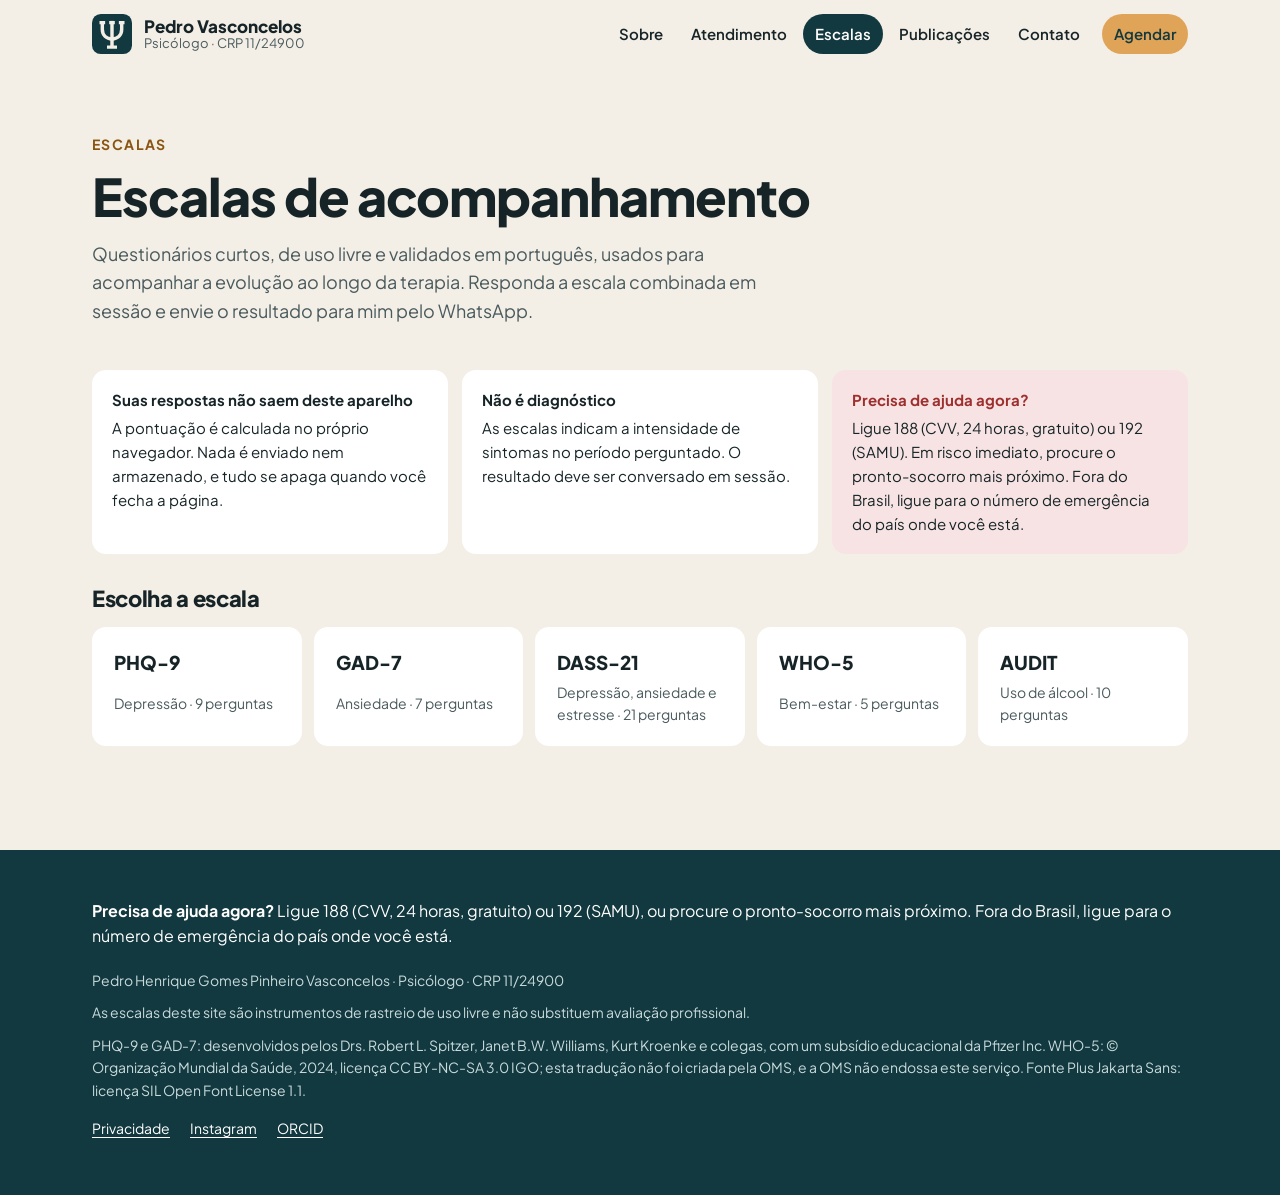
<file: escalas.html>
<!DOCTYPE html>
<html lang="pt-BR">
<head>
<meta charset="utf-8">
<meta name="viewport" content="width=device-width, initial-scale=1">
<!-- Privacidade: a página não faz nenhuma conexão com outros servidores (fontes e imagens locais, sem analytics, sem formulários). -->
<meta http-equiv="Content-Security-Policy" content="default-src 'none'; style-src 'self'; script-src 'self'; font-src 'self'; img-src 'self' data:; base-uri 'none'; form-action 'none'">
<meta name="referrer" content="no-referrer">
<meta name="theme-color" content="#12393f">
<title>Escalas de acompanhamento · Pedro Vasconcelos · Psicólogo</title>
<meta name="description" content="Escalas breves e validadas em português para acompanhar a evolução na terapia. O cálculo é feito no navegador.">
<link rel="stylesheet" href="site.css">
<link rel="icon" href="favicon.ico" sizes="32x32">
<link rel="icon" href="favicon.svg" type="image/svg+xml">
<link rel="apple-touch-icon" href="apple-touch-icon.png">
</head>
<body data-page="escalas">

<header class="top">
  <div class="wrap">
    <a class="brand" href="./">
      <svg width="40" height="40" viewBox="0 0 64 64" aria-hidden="true"><rect width="64" height="64" rx="14" fill="#12393f"></rect><g fill="none" stroke="#f3eee6" stroke-width="5.5"><path d="M32 11v42"></path><path d="M16.5 15v9.5c0 9.5 6.5 15.5 15.5 15.5s15.5-6 15.5-15.5V15"></path><path d="M24 53h16M12 13.75h9M27.5 13.75h9M43 13.75h9"></path></g></svg>
      <span><strong>Pedro Vasconcelos</strong><small>Psicólogo · CRP 11/24900</small></span>
    </a>
    <nav class="nav" aria-label="Páginas">
      <a href="sobre.html">Sobre</a>
      <a href="atendimento.html">Atendimento</a>
      <a href="escalas.html" aria-current="page">Escalas</a>
      <a href="publicacoes.html">Publicações</a>
      <a href="contato.html">Contato</a>
      <a class="nav-cta" href="contato.html#agendar">Agendar</a>
    </nav>
  </div>
</header>

<main>
<section class="page-head">
  <div class="wrap">
    <p class="eyebrow">Escalas</p>
    <h1>Escalas de acompanhamento</h1>
    <p class="lead">Questionários curtos, de uso livre e validados em português, usados para acompanhar a evolução ao longo da terapia. Responda a escala combinada em sessão e envie o resultado para mim pelo WhatsApp.</p>
  </div>
</section>
<section class="section after-head">
  <div class="wrap">

    <div class="notes">
      <div class="note"><strong>Suas respostas não saem deste aparelho</strong>A pontuação é calculada no próprio navegador. Nada é enviado nem armazenado, e tudo se apaga quando você fecha a página.</div>
      <div class="note"><strong>Não é diagnóstico</strong>As escalas indicam a intensidade de sintomas no período perguntado. O resultado deve ser conversado em sessão.</div>
      <div class="note alert"><strong>Precisa de ajuda agora?</strong>Ligue 188 (CVV, 24 horas, gratuito) ou 192 (SAMU). Em risco imediato, procure o pronto-socorro mais próximo. Fora do Brasil, ligue para o número de emergência do país onde você está.</div>
    </div>
    <h2 class="scale-list-head">Escolha a escala</h2>
    <nav class="scale-list" aria-label="Escalas">
      <a class="scale-link" href="phq-9.html"><b>PHQ-9</b><span>Depressão · 9 perguntas</span></a>
      <a class="scale-link" href="gad-7.html"><b>GAD-7</b><span>Ansiedade · 7 perguntas</span></a>
      <a class="scale-link" href="dass-21.html"><b>DASS-21</b><span>Depressão, ansiedade e estresse · 21 perguntas</span></a>
      <a class="scale-link" href="who-5.html"><b>WHO-5</b><span>Bem-estar · 5 perguntas</span></a>
      <a class="scale-link" href="audit.html"><b>AUDIT</b><span>Uso de álcool · 10 perguntas</span></a>
    </nav>
  </div>
</section>
</main>

<footer>
  <div class="wrap">
    <p class="crisis"><strong>Precisa de ajuda agora?</strong> Ligue 188 (CVV, 24 horas, gratuito) ou 192 (SAMU), ou procure o pronto-socorro mais próximo. Fora do Brasil, ligue para o número de emergência do país onde você está.</p>
    <p>Pedro Henrique Gomes Pinheiro Vasconcelos · Psicólogo · CRP 11/24900</p>
    <p>As escalas deste site são instrumentos de rastreio de uso livre e não substituem avaliação profissional.</p>
    <p>PHQ-9 e GAD-7: desenvolvidos pelos Drs. Robert L. Spitzer, Janet B.W. Williams, Kurt Kroenke e colegas, com um subsídio educacional da Pfizer Inc. WHO-5: © Organização Mundial da Saúde, 2024, licença CC BY-NC-SA 3.0 IGO; esta tradução não foi criada pela OMS, e a OMS não endossa este serviço. Fonte Plus Jakarta Sans: licença SIL Open Font License 1.1.</p>
    <p class="links"><a href="contato.html#privacidade">Privacidade</a><a href="https://www.instagram.com/psipedrohenriquegpv/" target="_blank" rel="noopener noreferrer">Instagram</a><a href="https://orcid.org/0009-0009-5403-5966" target="_blank" rel="noopener noreferrer">ORCID</a></p>
  </div>
</footer>

<script src="site.js"></script>
</body>
</html>
</file>
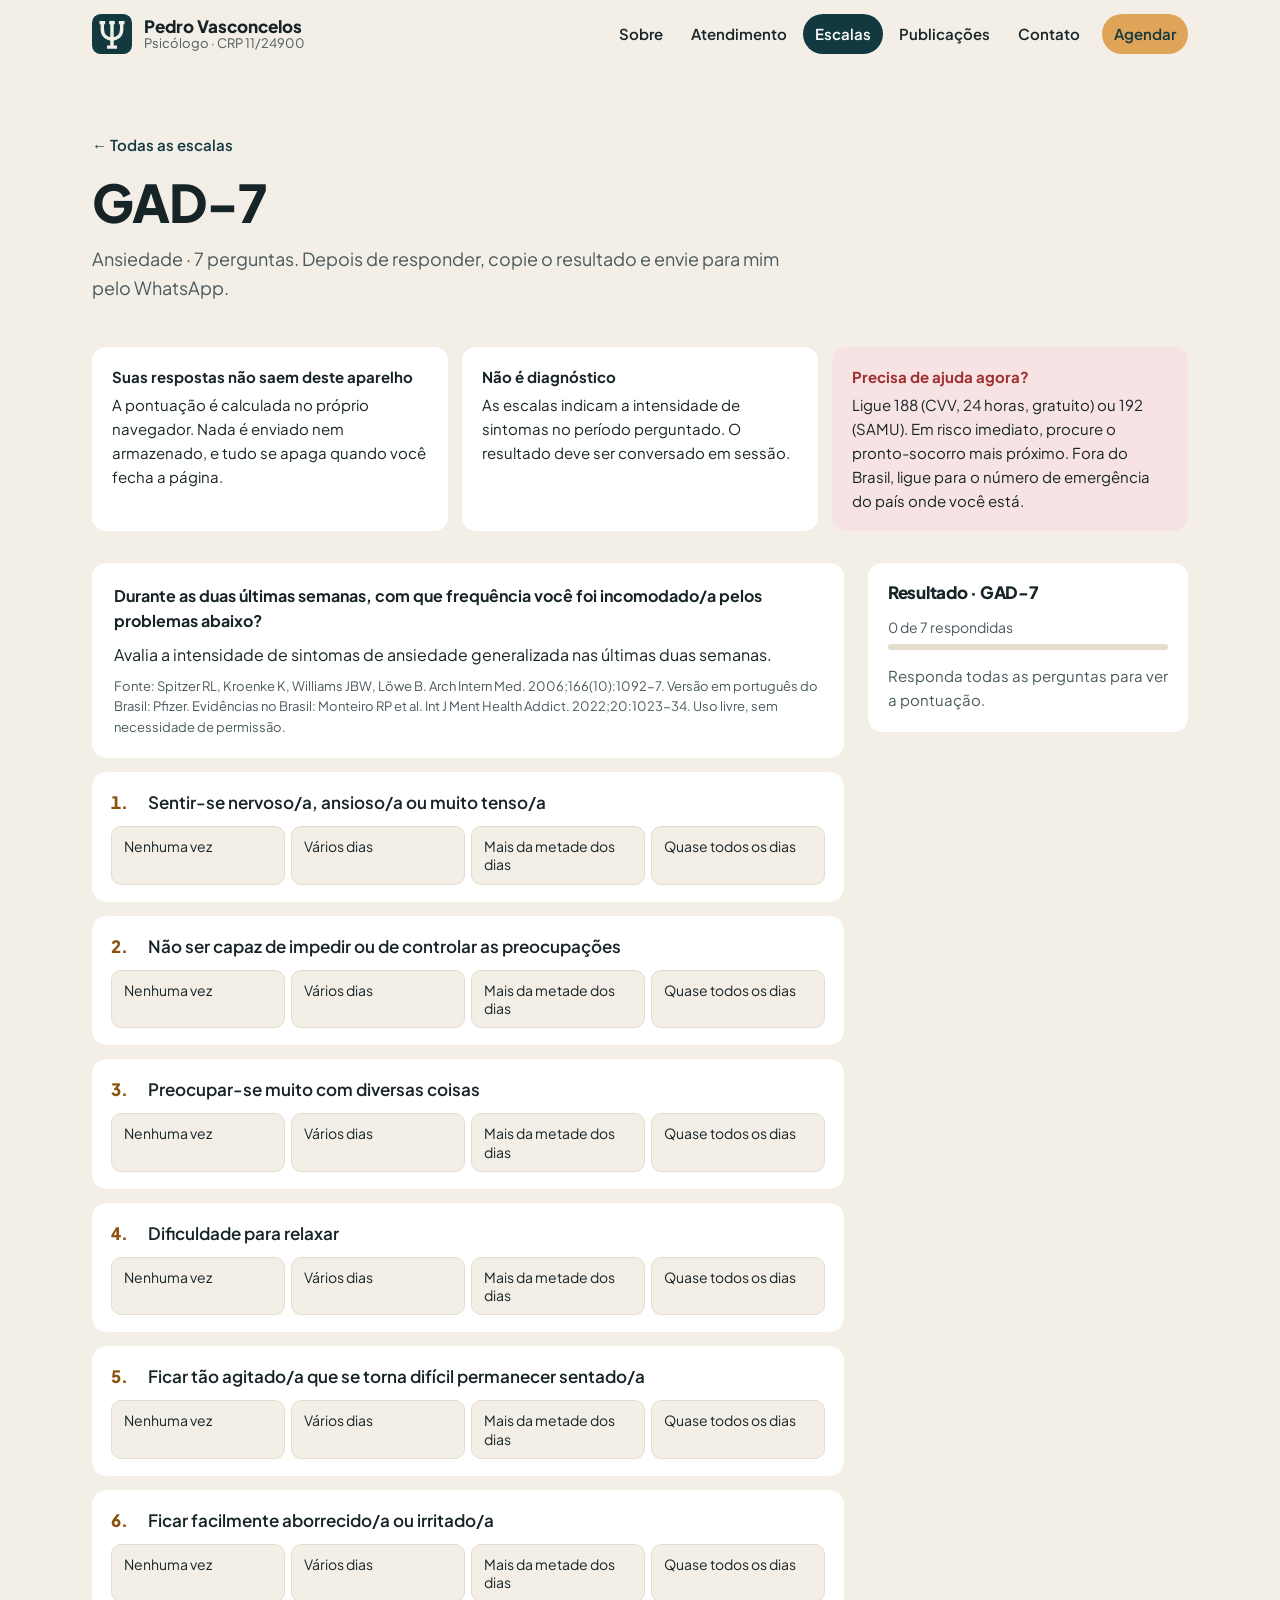
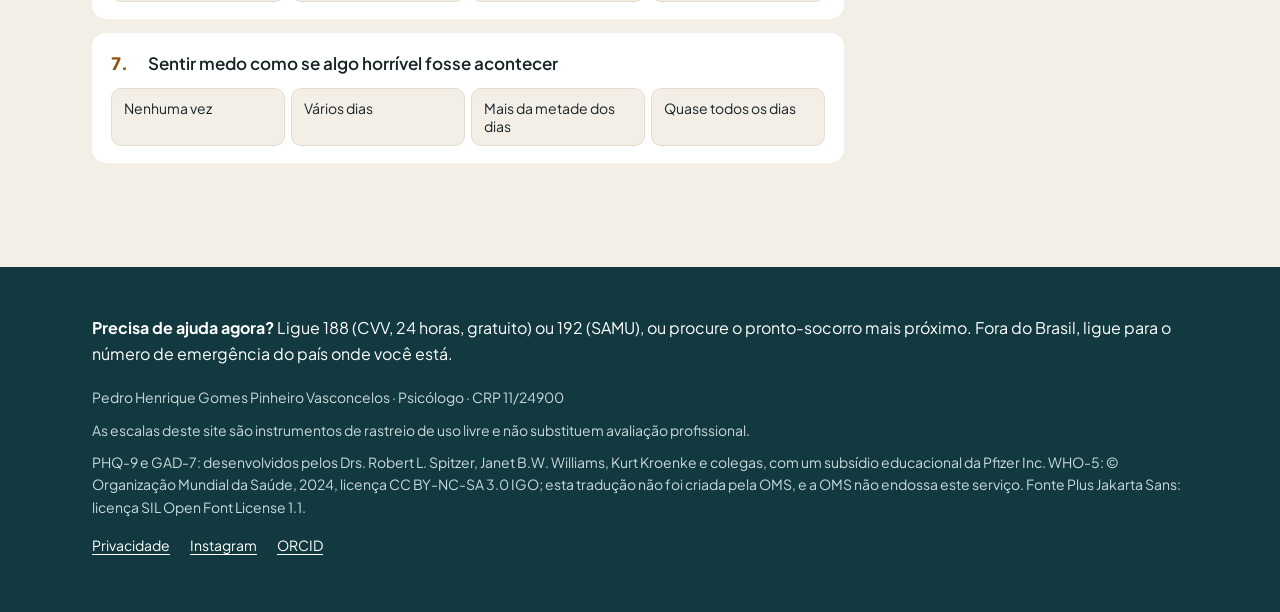
<file: gad-7.html>
<!DOCTYPE html>
<html lang="pt-BR">
<head>
<meta charset="utf-8">
<meta name="viewport" content="width=device-width, initial-scale=1">
<!-- Privacidade: a página não faz nenhuma conexão com outros servidores (fontes e imagens locais, sem analytics, sem formulários). -->
<meta http-equiv="Content-Security-Policy" content="default-src 'none'; style-src 'self'; script-src 'self'; font-src 'self'; img-src 'self' data:; base-uri 'none'; form-action 'none'">
<meta name="referrer" content="no-referrer">
<meta name="theme-color" content="#12393f">
<title>GAD-7 · Pedro Vasconcelos · Psicólogo</title>
<meta name="description" content="Escala GAD-7, sobre sintomas de ansiedade generalizada nas últimas duas semanas. O cálculo é feito no navegador.">
<link rel="stylesheet" href="site.css">
<link rel="icon" href="favicon.ico" sizes="32x32">
<link rel="icon" href="favicon.svg" type="image/svg+xml">
<link rel="apple-touch-icon" href="apple-touch-icon.png">
</head>
<body data-page="gad-7">

<header class="top">
  <div class="wrap">
    <a class="brand" href="./">
      <svg width="40" height="40" viewBox="0 0 64 64" aria-hidden="true"><rect width="64" height="64" rx="14" fill="#12393f"></rect><g fill="none" stroke="#f3eee6" stroke-width="5.5"><path d="M32 11v42"></path><path d="M16.5 15v9.5c0 9.5 6.5 15.5 15.5 15.5s15.5-6 15.5-15.5V15"></path><path d="M24 53h16M12 13.75h9M27.5 13.75h9M43 13.75h9"></path></g></svg>
      <span><strong>Pedro Vasconcelos</strong><small>Psicólogo · CRP 11/24900</small></span>
    </a>
    <nav class="nav" aria-label="Páginas">
      <a href="sobre.html">Sobre</a>
      <a href="atendimento.html">Atendimento</a>
      <a href="escalas.html" aria-current="page">Escalas</a>
      <a href="publicacoes.html">Publicações</a>
      <a href="contato.html">Contato</a>
      <a class="nav-cta" href="contato.html#agendar">Agendar</a>
    </nav>
  </div>
</header>

<main>
<section class="page-head">
  <div class="wrap">
    <p class="crumb"><a href="escalas.html">← Todas as escalas</a></p>
    <h1>GAD-7</h1>
    <p class="lead">Ansiedade · 7 perguntas. Depois de responder, copie o resultado e envie para mim pelo WhatsApp.</p>
  </div>
</section>
<section class="section after-head">
  <div class="wrap">

    <div class="notes">
      <div class="note"><strong>Suas respostas não saem deste aparelho</strong>A pontuação é calculada no próprio navegador. Nada é enviado nem armazenado, e tudo se apaga quando você fecha a página.</div>
      <div class="note"><strong>Não é diagnóstico</strong>As escalas indicam a intensidade de sintomas no período perguntado. O resultado deve ser conversado em sessão.</div>
      <div class="note alert"><strong>Precisa de ajuda agora?</strong>Ligue 188 (CVV, 24 horas, gratuito) ou 192 (SAMU). Em risco imediato, procure o pronto-socorro mais próximo. Fora do Brasil, ligue para o número de emergência do país onde você está.</div>
    </div>
    <div id="panel" data-scale="gad-7"></div>
    <noscript><p class="noscript">Para responder a escala, ative o JavaScript no navegador. O cálculo é feito no seu aparelho e nada é enviado.</p></noscript>
  </div>
</section>
</main>

<footer>
  <div class="wrap">
    <p class="crisis"><strong>Precisa de ajuda agora?</strong> Ligue 188 (CVV, 24 horas, gratuito) ou 192 (SAMU), ou procure o pronto-socorro mais próximo. Fora do Brasil, ligue para o número de emergência do país onde você está.</p>
    <p>Pedro Henrique Gomes Pinheiro Vasconcelos · Psicólogo · CRP 11/24900</p>
    <p>As escalas deste site são instrumentos de rastreio de uso livre e não substituem avaliação profissional.</p>
    <p>PHQ-9 e GAD-7: desenvolvidos pelos Drs. Robert L. Spitzer, Janet B.W. Williams, Kurt Kroenke e colegas, com um subsídio educacional da Pfizer Inc. WHO-5: © Organização Mundial da Saúde, 2024, licença CC BY-NC-SA 3.0 IGO; esta tradução não foi criada pela OMS, e a OMS não endossa este serviço. Fonte Plus Jakarta Sans: licença SIL Open Font License 1.1.</p>
    <p class="links"><a href="contato.html#privacidade">Privacidade</a><a href="https://www.instagram.com/psipedrohenriquegpv/" target="_blank" rel="noopener noreferrer">Instagram</a><a href="https://orcid.org/0009-0009-5403-5966" target="_blank" rel="noopener noreferrer">ORCID</a></p>
  </div>
</footer>

<script src="site.js"></script>
<script src="escalas.js"></script>
</body>
</html>
</file>
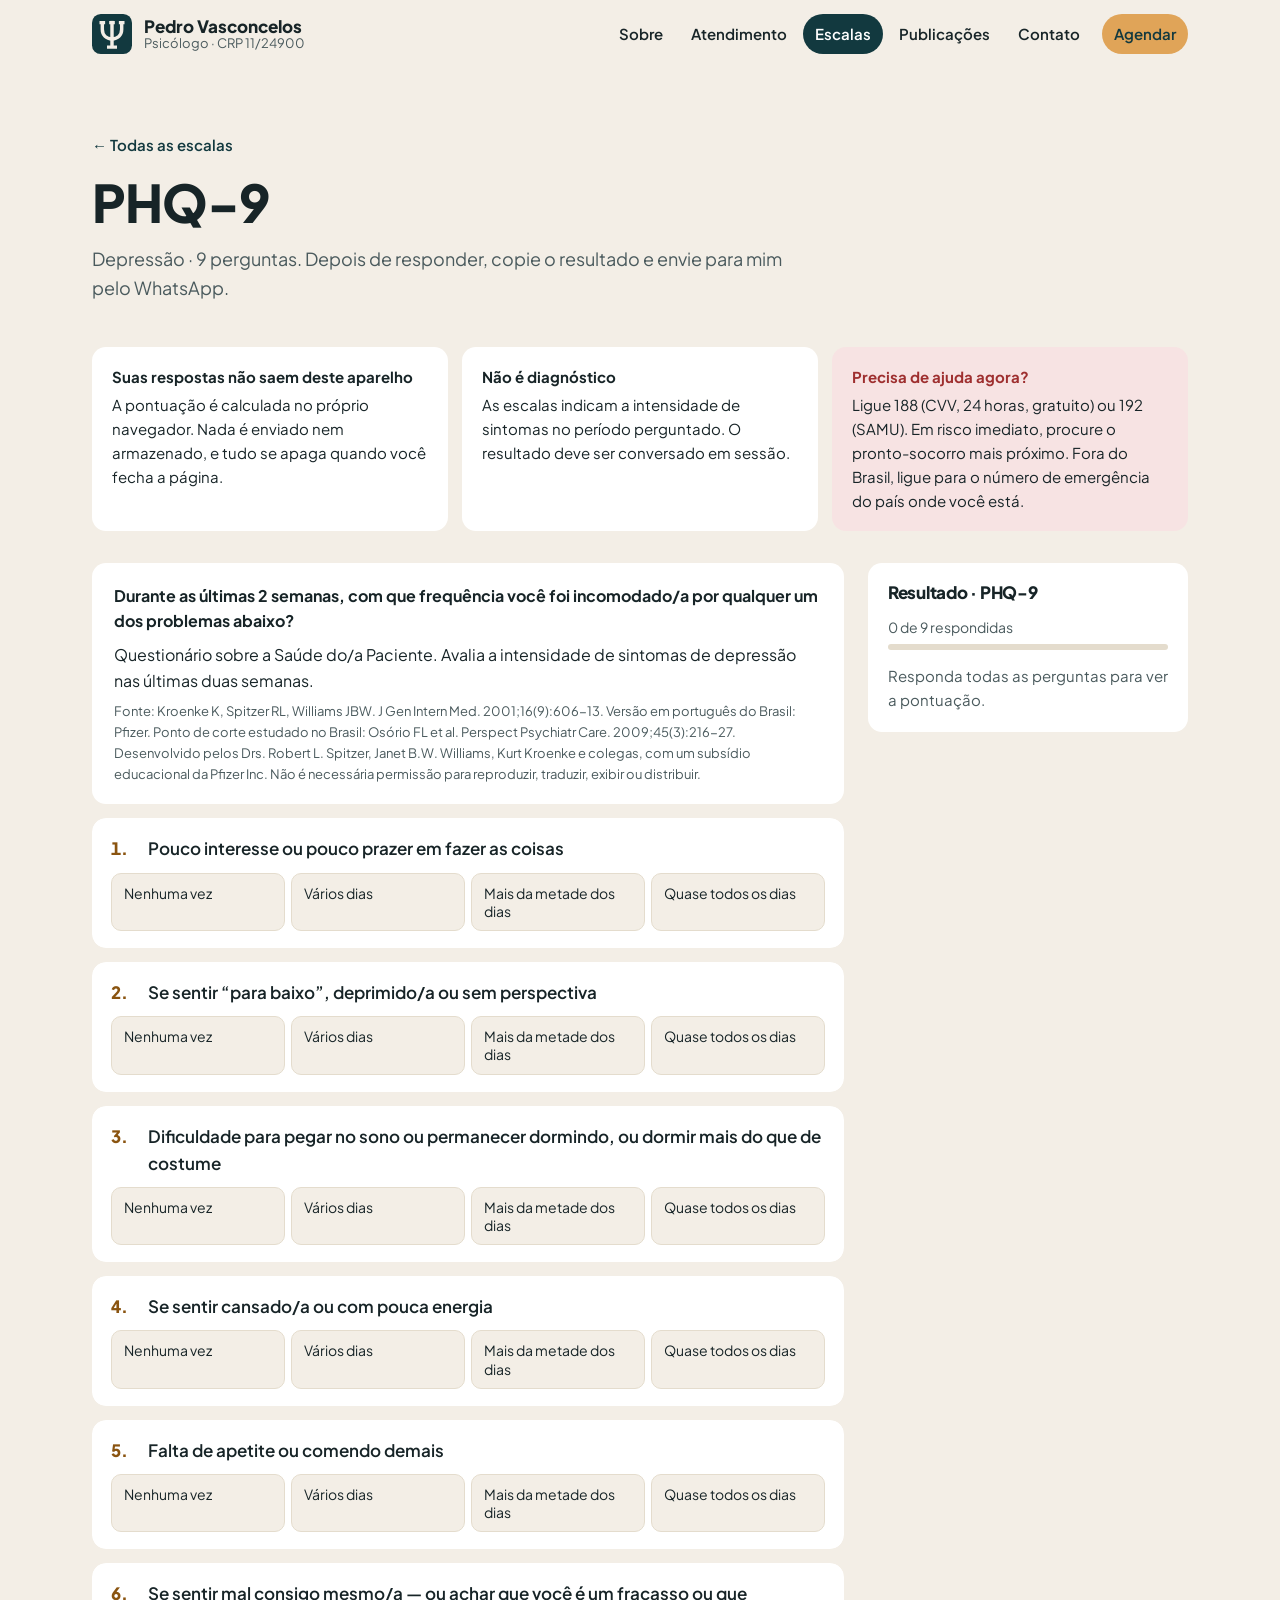
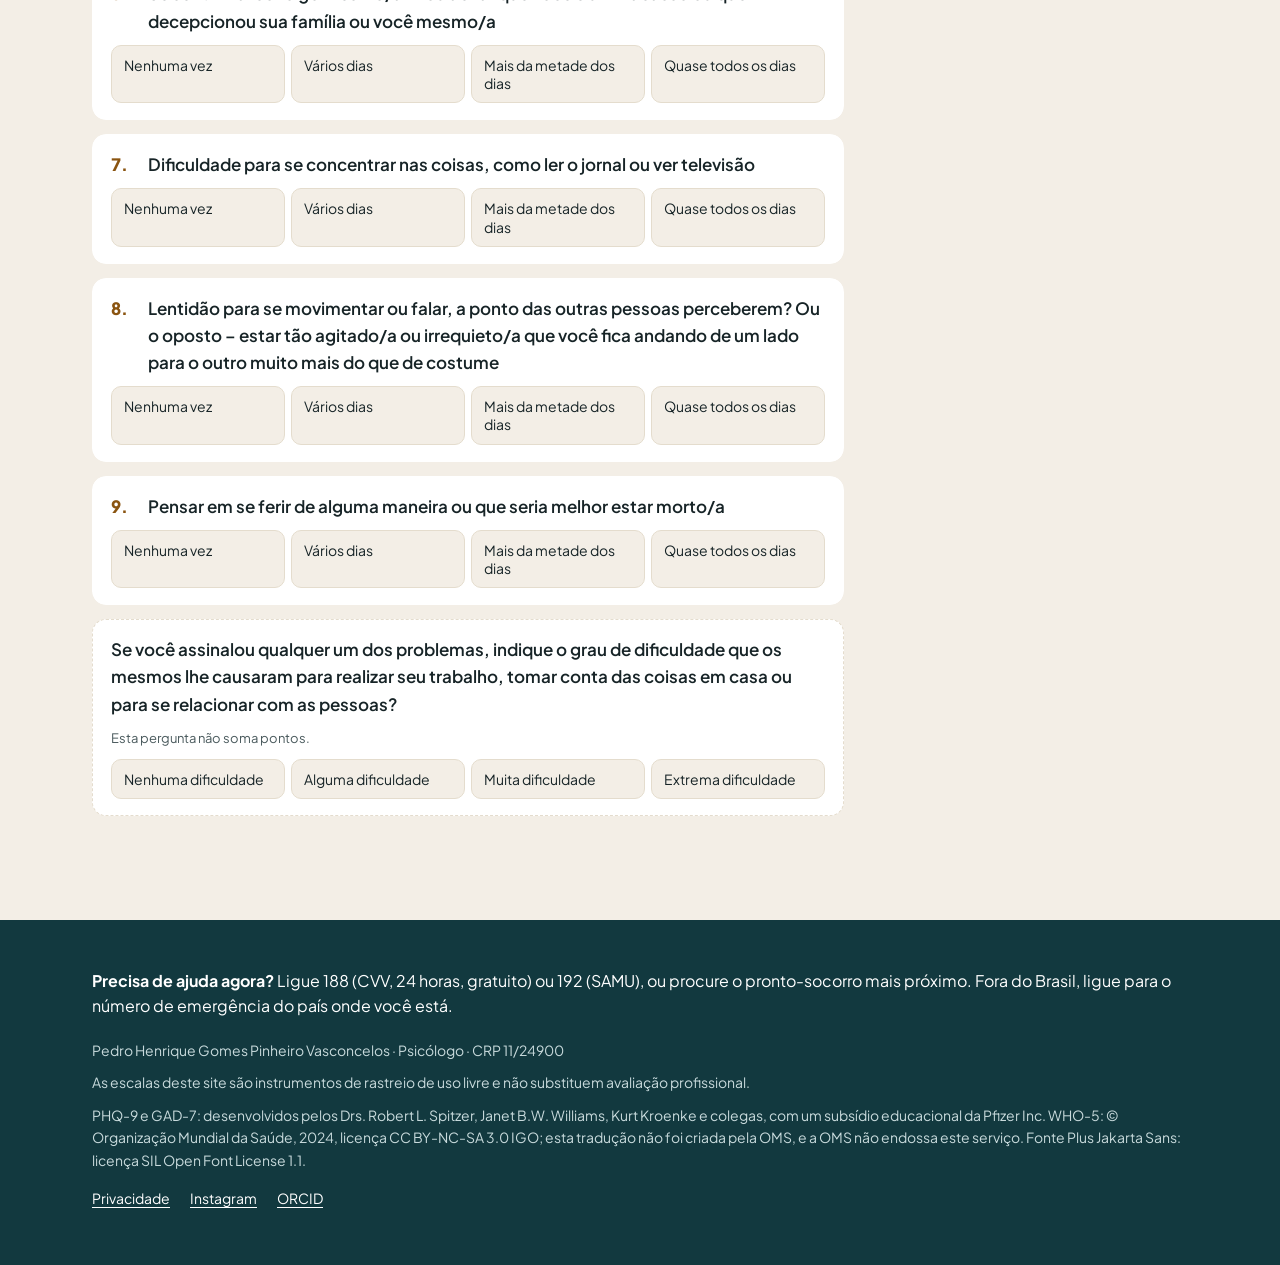
<file: phq-9.html>
<!DOCTYPE html>
<html lang="pt-BR">
<head>
<meta charset="utf-8">
<meta name="viewport" content="width=device-width, initial-scale=1">
<!-- Privacidade: a página não faz nenhuma conexão com outros servidores (fontes e imagens locais, sem analytics, sem formulários). -->
<meta http-equiv="Content-Security-Policy" content="default-src 'none'; style-src 'self'; script-src 'self'; font-src 'self'; img-src 'self' data:; base-uri 'none'; form-action 'none'">
<meta name="referrer" content="no-referrer">
<meta name="theme-color" content="#12393f">
<title>PHQ-9 · Pedro Vasconcelos · Psicólogo</title>
<meta name="description" content="Questionário sobre a Saúde do/a Paciente (PHQ-9), sobre sintomas de depressão nas últimas duas semanas. O cálculo é feito no navegador.">
<link rel="stylesheet" href="site.css">
<link rel="icon" href="favicon.ico" sizes="32x32">
<link rel="icon" href="favicon.svg" type="image/svg+xml">
<link rel="apple-touch-icon" href="apple-touch-icon.png">
</head>
<body data-page="phq-9">

<header class="top">
  <div class="wrap">
    <a class="brand" href="./">
      <svg width="40" height="40" viewBox="0 0 64 64" aria-hidden="true"><rect width="64" height="64" rx="14" fill="#12393f"></rect><g fill="none" stroke="#f3eee6" stroke-width="5.5"><path d="M32 11v42"></path><path d="M16.5 15v9.5c0 9.5 6.5 15.5 15.5 15.5s15.5-6 15.5-15.5V15"></path><path d="M24 53h16M12 13.75h9M27.5 13.75h9M43 13.75h9"></path></g></svg>
      <span><strong>Pedro Vasconcelos</strong><small>Psicólogo · CRP 11/24900</small></span>
    </a>
    <nav class="nav" aria-label="Páginas">
      <a href="sobre.html">Sobre</a>
      <a href="atendimento.html">Atendimento</a>
      <a href="escalas.html" aria-current="page">Escalas</a>
      <a href="publicacoes.html">Publicações</a>
      <a href="contato.html">Contato</a>
      <a class="nav-cta" href="contato.html#agendar">Agendar</a>
    </nav>
  </div>
</header>

<main>
<section class="page-head">
  <div class="wrap">
    <p class="crumb"><a href="escalas.html">← Todas as escalas</a></p>
    <h1>PHQ-9</h1>
    <p class="lead">Depressão · 9 perguntas. Depois de responder, copie o resultado e envie para mim pelo WhatsApp.</p>
  </div>
</section>
<section class="section after-head">
  <div class="wrap">

    <div class="notes">
      <div class="note"><strong>Suas respostas não saem deste aparelho</strong>A pontuação é calculada no próprio navegador. Nada é enviado nem armazenado, e tudo se apaga quando você fecha a página.</div>
      <div class="note"><strong>Não é diagnóstico</strong>As escalas indicam a intensidade de sintomas no período perguntado. O resultado deve ser conversado em sessão.</div>
      <div class="note alert"><strong>Precisa de ajuda agora?</strong>Ligue 188 (CVV, 24 horas, gratuito) ou 192 (SAMU). Em risco imediato, procure o pronto-socorro mais próximo. Fora do Brasil, ligue para o número de emergência do país onde você está.</div>
    </div>
    <div id="panel" data-scale="phq-9"></div>
    <noscript><p class="noscript">Para responder a escala, ative o JavaScript no navegador. O cálculo é feito no seu aparelho e nada é enviado.</p></noscript>
  </div>
</section>
</main>

<footer>
  <div class="wrap">
    <p class="crisis"><strong>Precisa de ajuda agora?</strong> Ligue 188 (CVV, 24 horas, gratuito) ou 192 (SAMU), ou procure o pronto-socorro mais próximo. Fora do Brasil, ligue para o número de emergência do país onde você está.</p>
    <p>Pedro Henrique Gomes Pinheiro Vasconcelos · Psicólogo · CRP 11/24900</p>
    <p>As escalas deste site são instrumentos de rastreio de uso livre e não substituem avaliação profissional.</p>
    <p>PHQ-9 e GAD-7: desenvolvidos pelos Drs. Robert L. Spitzer, Janet B.W. Williams, Kurt Kroenke e colegas, com um subsídio educacional da Pfizer Inc. WHO-5: © Organização Mundial da Saúde, 2024, licença CC BY-NC-SA 3.0 IGO; esta tradução não foi criada pela OMS, e a OMS não endossa este serviço. Fonte Plus Jakarta Sans: licença SIL Open Font License 1.1.</p>
    <p class="links"><a href="contato.html#privacidade">Privacidade</a><a href="https://www.instagram.com/psipedrohenriquegpv/" target="_blank" rel="noopener noreferrer">Instagram</a><a href="https://orcid.org/0009-0009-5403-5966" target="_blank" rel="noopener noreferrer">ORCID</a></p>
  </div>
</footer>

<script src="site.js"></script>
<script src="escalas.js"></script>
</body>
</html>
</file>
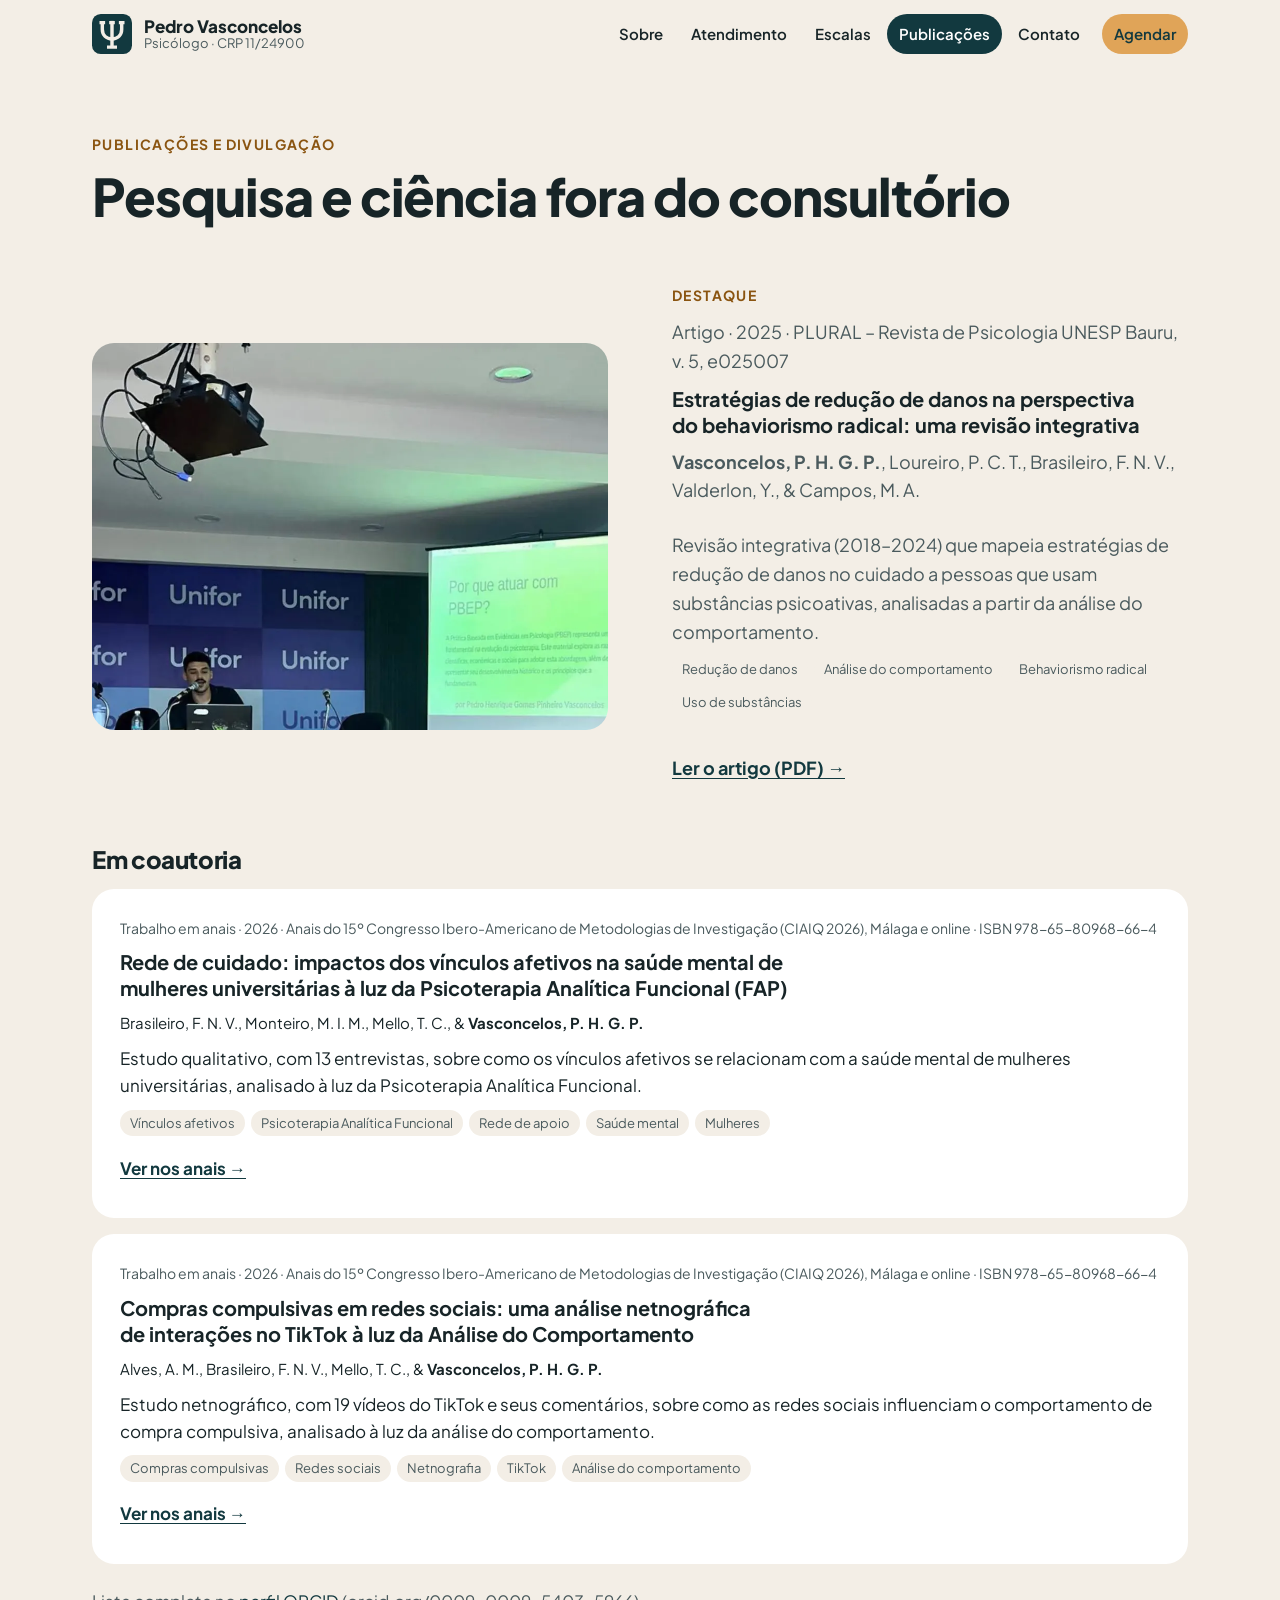
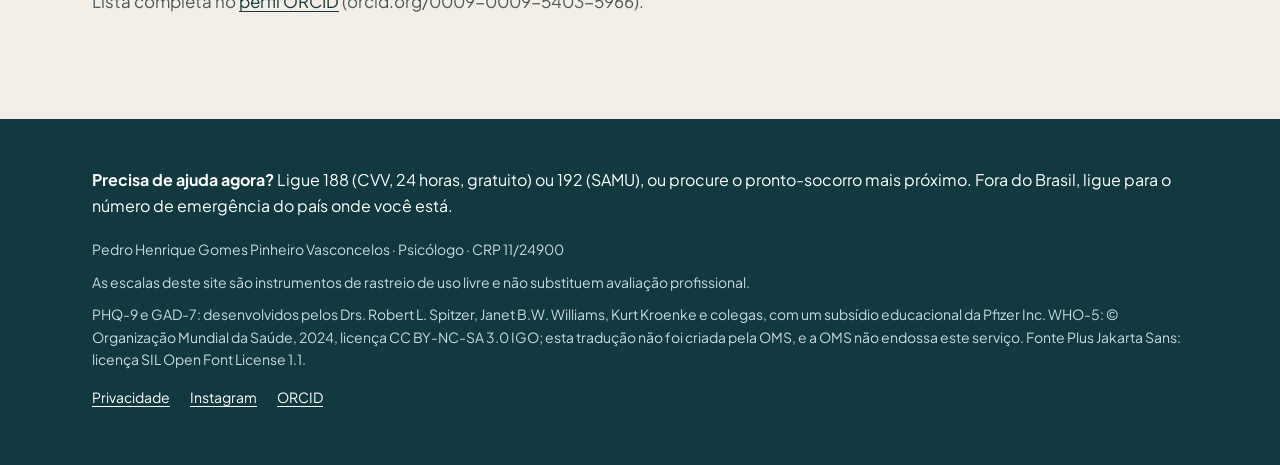
<file: publicacoes.html>
<!DOCTYPE html>
<html lang="pt-BR">
<head>
<meta charset="utf-8">
<meta name="viewport" content="width=device-width, initial-scale=1">
<!-- Privacidade: a página não faz nenhuma conexão com outros servidores (fontes e imagens locais, sem analytics, sem formulários). -->
<meta http-equiv="Content-Security-Policy" content="default-src 'none'; style-src 'self'; script-src 'self'; font-src 'self'; img-src 'self' data:; base-uri 'none'; form-action 'none'">
<meta name="referrer" content="no-referrer">
<meta name="theme-color" content="#12393f">
<title>Publicações · Pedro Vasconcelos · Psicólogo</title>
<meta name="description" content="Publicações de Pedro Vasconcelos, psicólogo (CRP 11/24900).">
<link rel="stylesheet" href="site.css">
<link rel="icon" href="favicon.ico" sizes="32x32">
<link rel="icon" href="favicon.svg" type="image/svg+xml">
<link rel="apple-touch-icon" href="apple-touch-icon.png">
</head>
<body data-page="publicacoes">

<header class="top">
  <div class="wrap">
    <a class="brand" href="./">
      <svg width="40" height="40" viewBox="0 0 64 64" aria-hidden="true"><rect width="64" height="64" rx="14" fill="#12393f"></rect><g fill="none" stroke="#f3eee6" stroke-width="5.5"><path d="M32 11v42"></path><path d="M16.5 15v9.5c0 9.5 6.5 15.5 15.5 15.5s15.5-6 15.5-15.5V15"></path><path d="M24 53h16M12 13.75h9M27.5 13.75h9M43 13.75h9"></path></g></svg>
      <span><strong>Pedro Vasconcelos</strong><small>Psicólogo · CRP 11/24900</small></span>
    </a>
    <nav class="nav" aria-label="Páginas">
      <a href="sobre.html">Sobre</a>
      <a href="atendimento.html">Atendimento</a>
      <a href="escalas.html">Escalas</a>
      <a href="publicacoes.html" aria-current="page">Publicações</a>
      <a href="contato.html">Contato</a>
      <a class="nav-cta" href="contato.html#agendar">Agendar</a>
    </nav>
  </div>
</header>

<main>
<section class="page-head">
  <div class="wrap">
    <p class="eyebrow">Publicações e divulgação</p>
    <h1>Pesquisa e ciência fora do consultório</h1>
  </div>
</section>
<section class="section after-head">
  <div class="wrap">
    <div class="split spaced">
      <div class="pub-photo"><img src="img/palestra-unifor.webp" width="1000" height="1006" alt="Pedro Vasconcelos apresentando sobre prática baseada em evidências na Unifor"></div>
      <div class="body">
        <p class="eyebrow">Destaque</p>
        <article class="pub flat">
          <p class="meta">Artigo · 2025 · PLURAL – Revista de Psicologia UNESP Bauru, v. 5, e025007</p>
          <h3>Estratégias de redução de danos na perspectiva do behaviorismo radical: uma revisão integrativa</h3>
          <p class="authors"><strong>Vasconcelos, P. H. G. P.</strong>, Loureiro, P. C. T., Brasileiro, F. N. V., Valderlon, Y., &amp; Campos, M. A.</p>
          <p>Revisão integrativa (2018–2024) que mapeia estratégias de redução de danos no cuidado a pessoas que usam substâncias psicoativas, analisadas a partir da análise do comportamento.</p>
          <div class="kw"><span>Redução de danos</span><span>Análise do comportamento</span><span>Behaviorismo radical</span><span>Uso de substâncias</span></div>
          <p><a class="more" href="https://revistaplural.emnuvens.com.br/prp/article/download/125/84/1172" target="_blank" rel="noopener noreferrer">Ler o artigo (PDF) →</a></p>
        </article>
      </div>
    </div>

    <h2 class="pub-group">Em coautoria</h2>
    <div class="pub-list">
      <article class="pub">
        <p class="meta">Trabalho em anais · 2026 · Anais do 15º Congresso Ibero-Americano de Metodologias de Investigação (CIAIQ 2026), Málaga e online · ISBN 978-65-80968-66-4</p>
        <h3>Rede de cuidado: impactos dos vínculos afetivos na saúde mental de mulheres universitárias à luz da Psicoterapia Analítica Funcional (FAP)</h3>
        <p class="authors">Brasileiro, F. N. V., Monteiro, M. I. M., Mello, T. C., &amp; <strong>Vasconcelos, P. H. G. P.</strong></p>
        <p>Estudo qualitativo, com 13 entrevistas, sobre como os vínculos afetivos se relacionam com a saúde mental de mulheres universitárias, analisado à luz da Psicoterapia Analítica Funcional.</p>
        <div class="kw"><span>Vínculos afetivos</span><span>Psicoterapia Analítica Funcional</span><span>Rede de apoio</span><span>Saúde mental</span><span>Mulheres</span></div>
        <p><a class="more" href="https://proceedings.science/ciaiq-2026/trabalhos/rede-de-cuidado-impactos-dos-vinculos-afetivos-na-saude-mental-de-mulheres-unive?lang=pt-br" target="_blank" rel="noopener noreferrer">Ver nos anais →</a></p>
      </article>
      <article class="pub">
        <p class="meta">Trabalho em anais · 2026 · Anais do 15º Congresso Ibero-Americano de Metodologias de Investigação (CIAIQ 2026), Málaga e online · ISBN 978-65-80968-66-4</p>
        <h3>Compras compulsivas em redes sociais: uma análise netnográfica de interações no TikTok à luz da Análise do Comportamento</h3>
        <p class="authors">Alves, A. M., Brasileiro, F. N. V., Mello, T. C., &amp; <strong>Vasconcelos, P. H. G. P.</strong></p>
        <p>Estudo netnográfico, com 19 vídeos do TikTok e seus comentários, sobre como as redes sociais influenciam o comportamento de compra compulsiva, analisado à luz da análise do comportamento.</p>
        <div class="kw"><span>Compras compulsivas</span><span>Redes sociais</span><span>Netnografia</span><span>TikTok</span><span>Análise do comportamento</span></div>
        <p><a class="more" href="https://proceedings.science/ciaiq-2026/trabalhos/compras-compulsivas-em-redes-sociais-uma-analise-netnografica-de-interacoes-no-t?lang=pt-br" target="_blank" rel="noopener noreferrer">Ver nos anais →</a></p>
      </article>
    </div>
    <p class="pub-more">Lista completa no <a href="https://orcid.org/0009-0009-5403-5966" target="_blank" rel="noopener noreferrer">perfil ORCID</a> (orcid.org/0009-0009-5403-5966).</p>
  </div>
</section>
</main>

<footer>
  <div class="wrap">
    <p class="crisis"><strong>Precisa de ajuda agora?</strong> Ligue 188 (CVV, 24 horas, gratuito) ou 192 (SAMU), ou procure o pronto-socorro mais próximo. Fora do Brasil, ligue para o número de emergência do país onde você está.</p>
    <p>Pedro Henrique Gomes Pinheiro Vasconcelos · Psicólogo · CRP 11/24900</p>
    <p>As escalas deste site são instrumentos de rastreio de uso livre e não substituem avaliação profissional.</p>
    <p>PHQ-9 e GAD-7: desenvolvidos pelos Drs. Robert L. Spitzer, Janet B.W. Williams, Kurt Kroenke e colegas, com um subsídio educacional da Pfizer Inc. WHO-5: © Organização Mundial da Saúde, 2024, licença CC BY-NC-SA 3.0 IGO; esta tradução não foi criada pela OMS, e a OMS não endossa este serviço. Fonte Plus Jakarta Sans: licença SIL Open Font License 1.1.</p>
    <p class="links"><a href="contato.html#privacidade">Privacidade</a><a href="https://www.instagram.com/psipedrohenriquegpv/" target="_blank" rel="noopener noreferrer">Instagram</a><a href="https://orcid.org/0009-0009-5403-5966" target="_blank" rel="noopener noreferrer">ORCID</a></p>
  </div>
</footer>

<script src="site.js"></script>
</body>
</html>
</file>
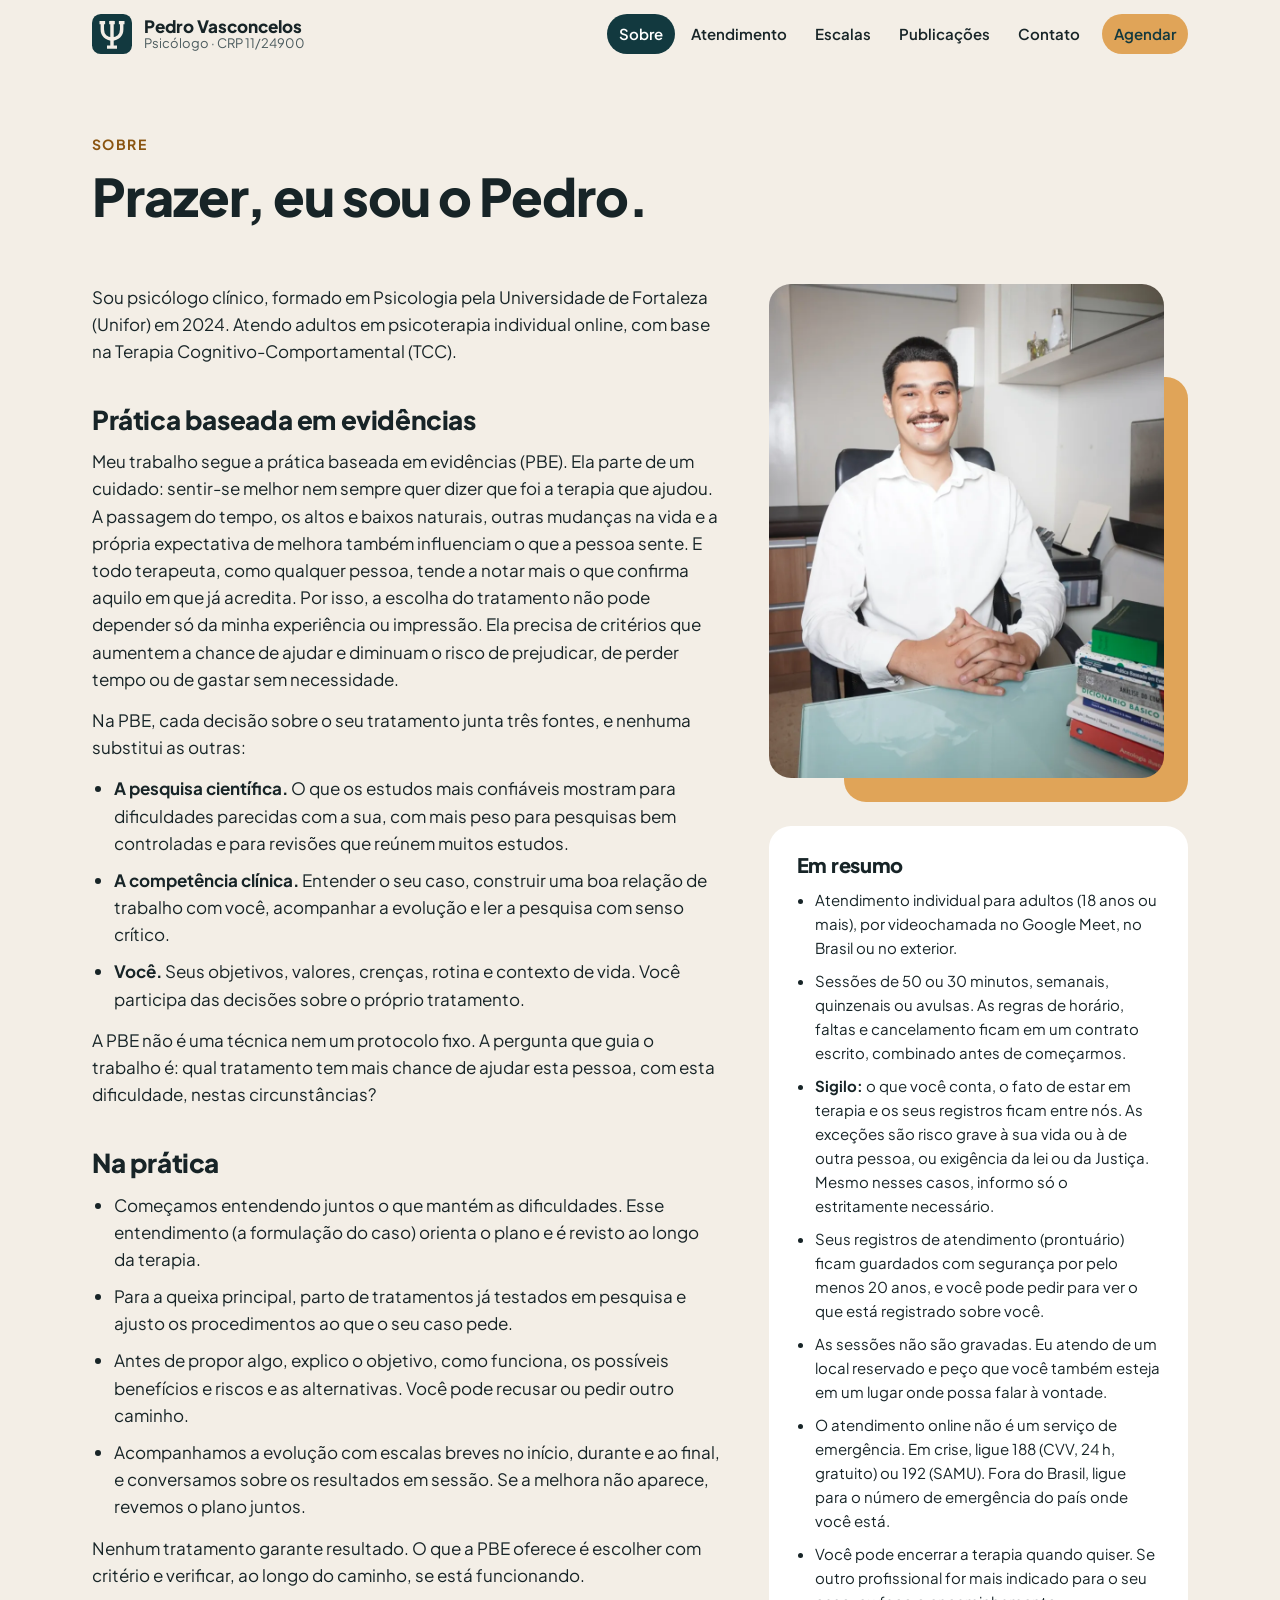
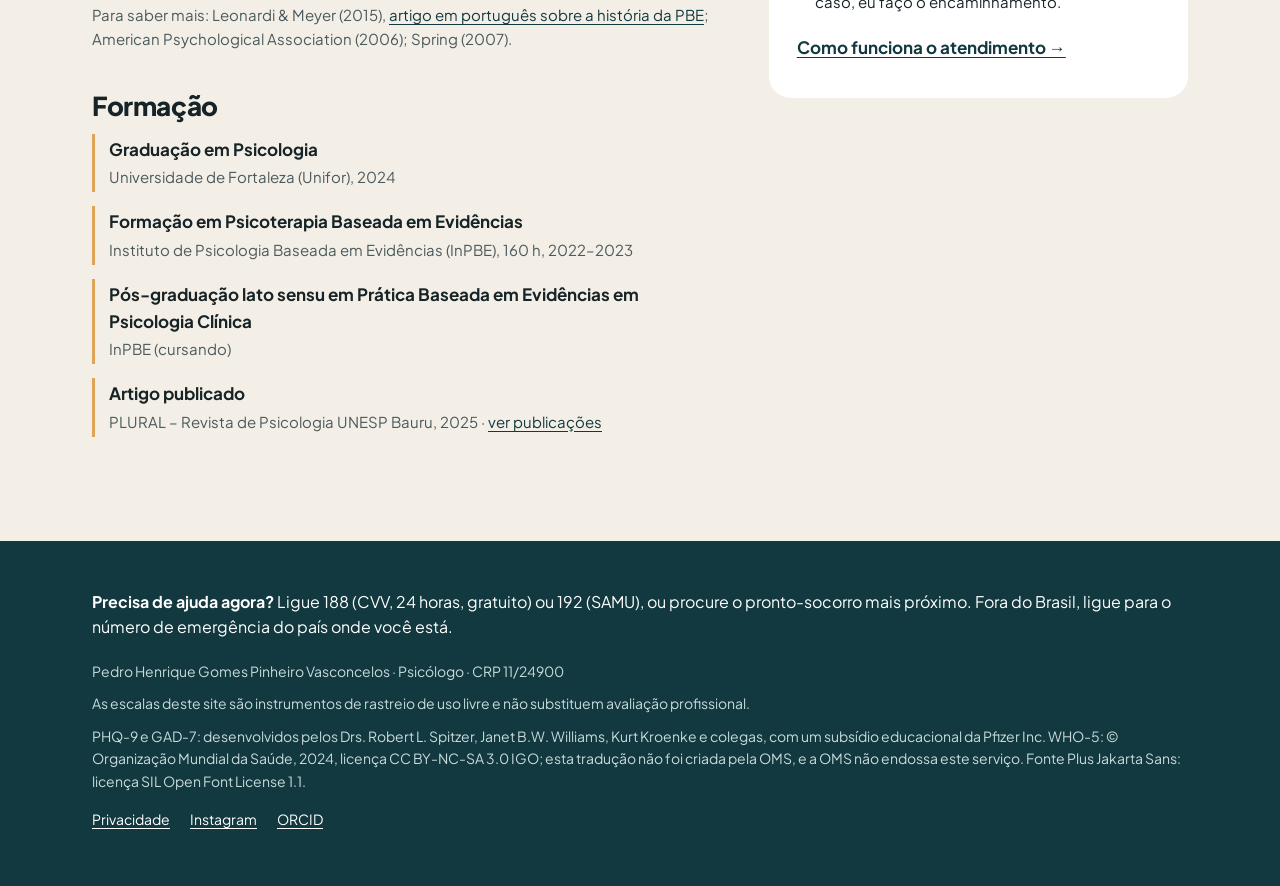
<file: sobre.html>
<!DOCTYPE html>
<html lang="pt-BR">
<head>
<meta charset="utf-8">
<meta name="viewport" content="width=device-width, initial-scale=1">
<!-- Privacidade: a página não faz nenhuma conexão com outros servidores (fontes e imagens locais, sem analytics, sem formulários). -->
<meta http-equiv="Content-Security-Policy" content="default-src 'none'; style-src 'self'; script-src 'self'; font-src 'self'; img-src 'self' data:; base-uri 'none'; form-action 'none'">
<meta name="referrer" content="no-referrer">
<meta name="theme-color" content="#12393f">
<title>Sobre · Pedro Vasconcelos · Psicólogo</title>
<meta name="description" content="Formação e prática baseada em evidências de Pedro Vasconcelos, psicólogo (CRP 11/24900).">
<link rel="stylesheet" href="site.css">
<link rel="icon" href="favicon.ico" sizes="32x32">
<link rel="icon" href="favicon.svg" type="image/svg+xml">
<link rel="apple-touch-icon" href="apple-touch-icon.png">
</head>
<body data-page="sobre">

<header class="top">
  <div class="wrap">
    <a class="brand" href="./">
      <svg width="40" height="40" viewBox="0 0 64 64" aria-hidden="true"><rect width="64" height="64" rx="14" fill="#12393f"></rect><g fill="none" stroke="#f3eee6" stroke-width="5.5"><path d="M32 11v42"></path><path d="M16.5 15v9.5c0 9.5 6.5 15.5 15.5 15.5s15.5-6 15.5-15.5V15"></path><path d="M24 53h16M12 13.75h9M27.5 13.75h9M43 13.75h9"></path></g></svg>
      <span><strong>Pedro Vasconcelos</strong><small>Psicólogo · CRP 11/24900</small></span>
    </a>
    <nav class="nav" aria-label="Páginas">
      <a href="sobre.html" aria-current="page">Sobre</a>
      <a href="atendimento.html">Atendimento</a>
      <a href="escalas.html">Escalas</a>
      <a href="publicacoes.html">Publicações</a>
      <a href="contato.html">Contato</a>
      <a class="nav-cta" href="contato.html#agendar">Agendar</a>
    </nav>
  </div>
</header>

<main>
<section class="page-head">
  <div class="wrap">
    <p class="eyebrow">Sobre</p>
    <h1>Prazer, eu sou o Pedro.</h1>
  </div>
</section>
<section class="section after-head">
  <div class="wrap about">
    <div class="prose">
      <p>Sou psicólogo clínico, formado em Psicologia pela Universidade de Fortaleza (Unifor) em 2024. Atendo adultos em psicoterapia individual online, com base na Terapia Cognitivo-Comportamental (TCC).</p>

      <h2>Prática baseada em evidências</h2>
      <p>Meu trabalho segue a prática baseada em evidências (PBE). Ela parte de um cuidado: sentir-se melhor nem sempre quer dizer que foi a terapia que ajudou. A passagem do tempo, os altos e baixos naturais, outras mudanças na vida e a própria expectativa de melhora também influenciam o que a pessoa sente. E todo terapeuta, como qualquer pessoa, tende a notar mais o que confirma aquilo em que já acredita. Por isso, a escolha do tratamento não pode depender só da minha experiência ou impressão. Ela precisa de critérios que aumentem a chance de ajudar e diminuam o risco de prejudicar, de perder tempo ou de gastar sem necessidade.</p>
      <p>Na PBE, cada decisão sobre o seu tratamento junta três fontes, e nenhuma substitui as outras:</p>
      <ul class="pbe">
        <li><b>A pesquisa científica.</b> O que os estudos mais confiáveis mostram para dificuldades parecidas com a sua, com mais peso para pesquisas bem controladas e para revisões que reúnem muitos estudos.</li>
        <li><b>A competência clínica.</b> Entender o seu caso, construir uma boa relação de trabalho com você, acompanhar a evolução e ler a pesquisa com senso crítico.</li>
        <li><b>Você.</b> Seus objetivos, valores, crenças, rotina e contexto de vida. Você participa das decisões sobre o próprio tratamento.</li>
      </ul>
      <p>A PBE não é uma técnica nem um protocolo fixo. A pergunta que guia o trabalho é: qual tratamento tem mais chance de ajudar esta pessoa, com esta dificuldade, nestas circunstâncias?</p>

      <h2>Na prática</h2>
      <ul class="pbe">
        <li>Começamos entendendo juntos o que mantém as dificuldades. Esse entendimento (a formulação do caso) orienta o plano e é revisto ao longo da terapia.</li>
        <li>Para a queixa principal, parto de tratamentos já testados em pesquisa e ajusto os procedimentos ao que o seu caso pede.</li>
        <li>Antes de propor algo, explico o objetivo, como funciona, os possíveis benefícios e riscos e as alternativas. Você pode recusar ou pedir outro caminho.</li>
        <li>Acompanhamos a evolução com escalas breves no início, durante e ao final, e conversamos sobre os resultados em sessão. Se a melhora não aparece, revemos o plano juntos.</li>
      </ul>
      <p>Nenhum tratamento garante resultado. O que a PBE oferece é escolher com critério e verificar, ao longo do caminho, se está funcionando.</p>
      <p class="refs">Para saber mais: Leonardi &amp; Meyer (2015), <a href="https://doi.org/10.1590/1982-3703001552014" target="_blank" rel="noopener noreferrer">artigo em português sobre a história da PBE</a>; American Psychological Association (2006); Spring (2007).</p>

      <h2>Formação</h2>
      <ul class="formacao">
        <li><b>Graduação em Psicologia</b><span>Universidade de Fortaleza (Unifor), 2024</span></li>
        <li><b>Formação em Psicoterapia Baseada em Evidências</b><span>Instituto de Psicologia Baseada em Evidências (InPBE), 160 h, 2022–2023</span></li>
        <li><b>Pós-graduação lato sensu em Prática Baseada em Evidências em Psicologia Clínica</b><span>InPBE (cursando)</span></li>
        <li><b>Artigo publicado</b><span>PLURAL – Revista de Psicologia UNESP Bauru, 2025 · <a href="publicacoes.html">ver publicações</a></span></li>
      </ul>
    </div>
    <div class="aside-stack">
      <div class="framed">
        <img src="img/pedro-sobre.webp" width="809" height="1000" alt="Pedro Vasconcelos no consultório, de camisa branca, com as mãos juntas sobre a mesa e livros ao lado">
      </div>
      <aside class="summary-box" aria-labelledby="resumo-titulo">
        <h2 id="resumo-titulo">Em resumo</h2>
        <ul>
          <li>Atendimento individual para adultos (18 anos ou mais), por videochamada no Google Meet, no Brasil ou no exterior.</li>
          <li>Sessões de 50 ou 30 minutos, semanais, quinzenais ou avulsas. As regras de horário, faltas e cancelamento ficam em um contrato escrito, combinado antes de começarmos.</li>
          <li><strong>Sigilo:</strong> o que você conta, o fato de estar em terapia e os seus registros ficam entre nós. As exceções são risco grave à sua vida ou à de outra pessoa, ou exigência da lei ou da Justiça. Mesmo nesses casos, informo só o estritamente necessário.</li>
          <li>Seus registros de atendimento (prontuário) ficam guardados com segurança por pelo menos 20 anos, e você pode pedir para ver o que está registrado sobre você.</li>
          <li>As sessões não são gravadas. Eu atendo de um local reservado e peço que você também esteja em um lugar onde possa falar à vontade.</li>
          <li>O atendimento online não é um serviço de emergência. Em crise, ligue 188 (CVV, 24 h, gratuito) ou 192 (SAMU). Fora do Brasil, ligue para o número de emergência do país onde você está.</li>
          <li>Você pode encerrar a terapia quando quiser. Se outro profissional for mais indicado para o seu caso, eu faço o encaminhamento.</li>
        </ul>
        <a class="more" href="atendimento.html">Como funciona o atendimento →</a>
      </aside>
    </div>
  </div>
</section>
</main>

<footer>
  <div class="wrap">
    <p class="crisis"><strong>Precisa de ajuda agora?</strong> Ligue 188 (CVV, 24 horas, gratuito) ou 192 (SAMU), ou procure o pronto-socorro mais próximo. Fora do Brasil, ligue para o número de emergência do país onde você está.</p>
    <p>Pedro Henrique Gomes Pinheiro Vasconcelos · Psicólogo · CRP 11/24900</p>
    <p>As escalas deste site são instrumentos de rastreio de uso livre e não substituem avaliação profissional.</p>
    <p>PHQ-9 e GAD-7: desenvolvidos pelos Drs. Robert L. Spitzer, Janet B.W. Williams, Kurt Kroenke e colegas, com um subsídio educacional da Pfizer Inc. WHO-5: © Organização Mundial da Saúde, 2024, licença CC BY-NC-SA 3.0 IGO; esta tradução não foi criada pela OMS, e a OMS não endossa este serviço. Fonte Plus Jakarta Sans: licença SIL Open Font License 1.1.</p>
    <p class="links"><a href="contato.html#privacidade">Privacidade</a><a href="https://www.instagram.com/psipedrohenriquegpv/" target="_blank" rel="noopener noreferrer">Instagram</a><a href="https://orcid.org/0009-0009-5403-5966" target="_blank" rel="noopener noreferrer">ORCID</a></p>
  </div>
</footer>

<script src="site.js"></script>
</body>
</html>
</file>
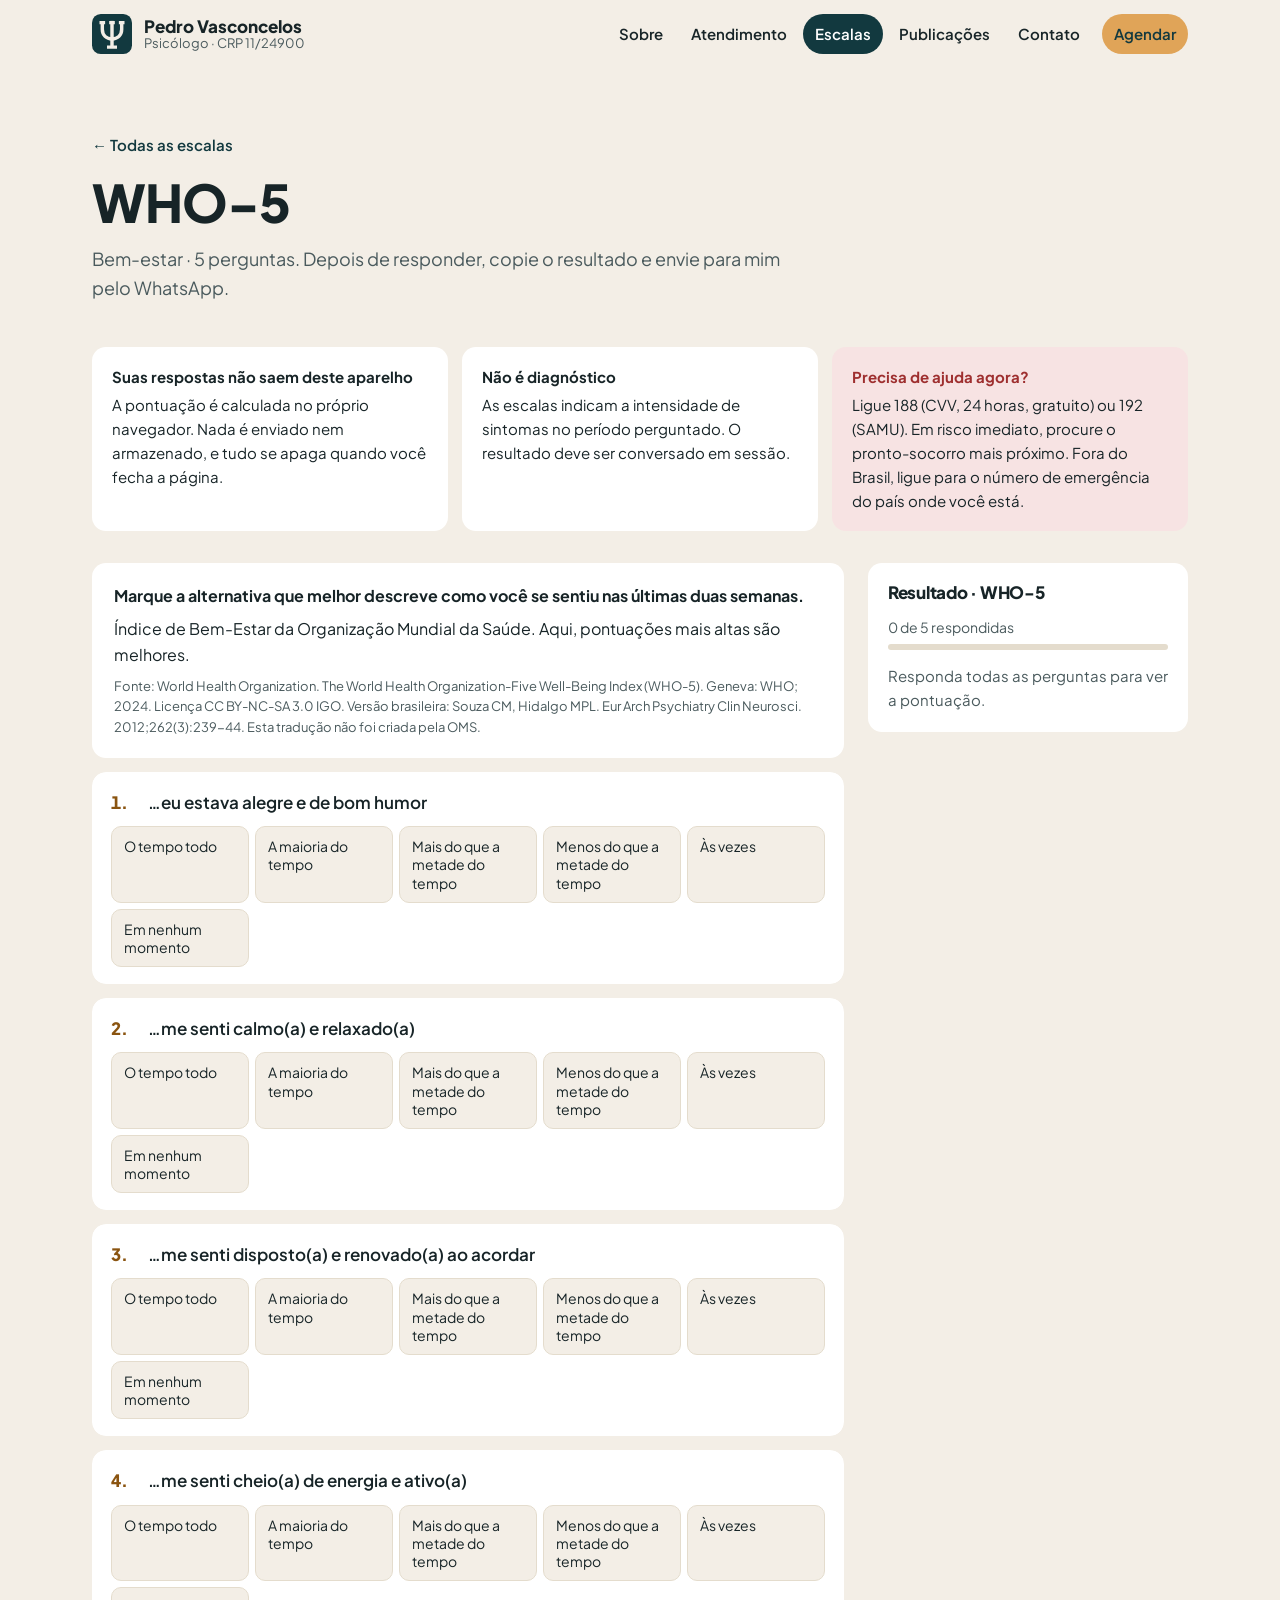
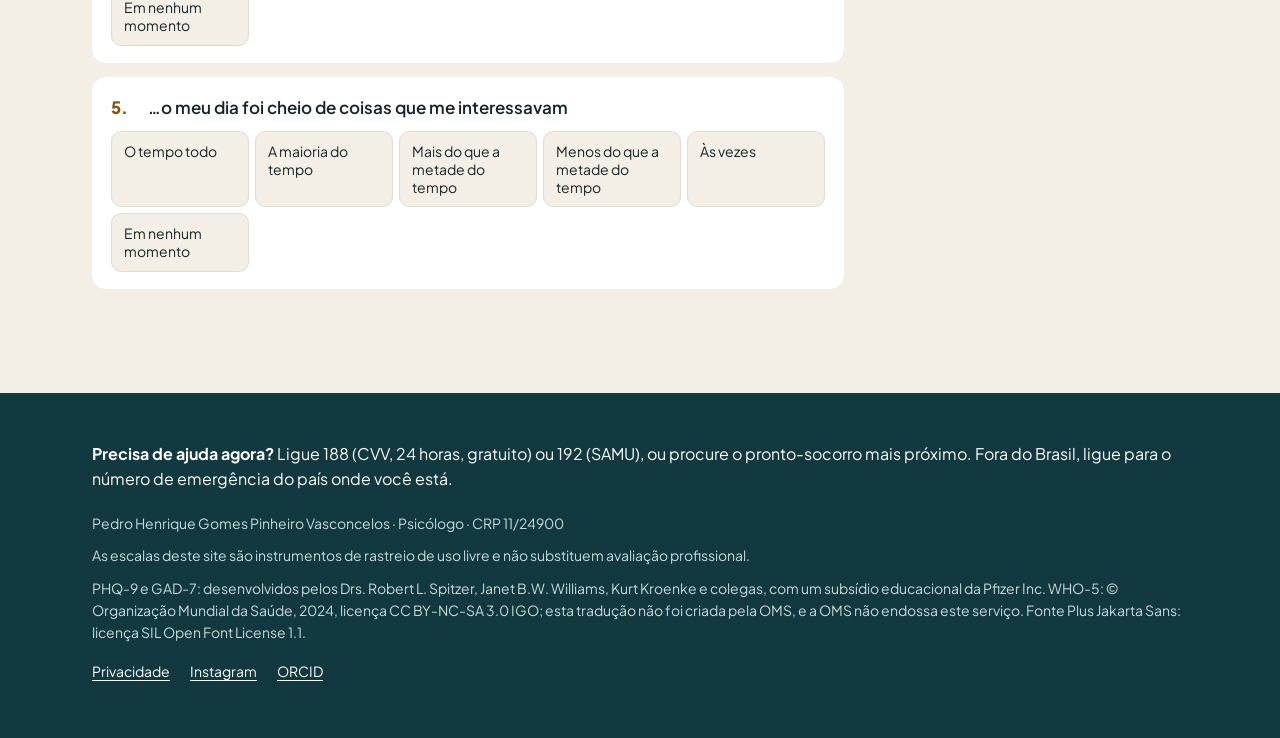
<file: who-5.html>
<!DOCTYPE html>
<html lang="pt-BR">
<head>
<meta charset="utf-8">
<meta name="viewport" content="width=device-width, initial-scale=1">
<!-- Privacidade: a página não faz nenhuma conexão com outros servidores (fontes e imagens locais, sem analytics, sem formulários). -->
<meta http-equiv="Content-Security-Policy" content="default-src 'none'; style-src 'self'; script-src 'self'; font-src 'self'; img-src 'self' data:; base-uri 'none'; form-action 'none'">
<meta name="referrer" content="no-referrer">
<meta name="theme-color" content="#12393f">
<title>WHO-5 · Pedro Vasconcelos · Psicólogo</title>
<meta name="description" content="Índice de Bem-Estar WHO-5, da Organização Mundial da Saúde, sobre as últimas duas semanas. O cálculo é feito no navegador.">
<link rel="stylesheet" href="site.css">
<link rel="icon" href="favicon.ico" sizes="32x32">
<link rel="icon" href="favicon.svg" type="image/svg+xml">
<link rel="apple-touch-icon" href="apple-touch-icon.png">
</head>
<body data-page="who-5">

<header class="top">
  <div class="wrap">
    <a class="brand" href="./">
      <svg width="40" height="40" viewBox="0 0 64 64" aria-hidden="true"><rect width="64" height="64" rx="14" fill="#12393f"></rect><g fill="none" stroke="#f3eee6" stroke-width="5.5"><path d="M32 11v42"></path><path d="M16.5 15v9.5c0 9.5 6.5 15.5 15.5 15.5s15.5-6 15.5-15.5V15"></path><path d="M24 53h16M12 13.75h9M27.5 13.75h9M43 13.75h9"></path></g></svg>
      <span><strong>Pedro Vasconcelos</strong><small>Psicólogo · CRP 11/24900</small></span>
    </a>
    <nav class="nav" aria-label="Páginas">
      <a href="sobre.html">Sobre</a>
      <a href="atendimento.html">Atendimento</a>
      <a href="escalas.html" aria-current="page">Escalas</a>
      <a href="publicacoes.html">Publicações</a>
      <a href="contato.html">Contato</a>
      <a class="nav-cta" href="contato.html#agendar">Agendar</a>
    </nav>
  </div>
</header>

<main>
<section class="page-head">
  <div class="wrap">
    <p class="crumb"><a href="escalas.html">← Todas as escalas</a></p>
    <h1>WHO-5</h1>
    <p class="lead">Bem-estar · 5 perguntas. Depois de responder, copie o resultado e envie para mim pelo WhatsApp.</p>
  </div>
</section>
<section class="section after-head">
  <div class="wrap">

    <div class="notes">
      <div class="note"><strong>Suas respostas não saem deste aparelho</strong>A pontuação é calculada no próprio navegador. Nada é enviado nem armazenado, e tudo se apaga quando você fecha a página.</div>
      <div class="note"><strong>Não é diagnóstico</strong>As escalas indicam a intensidade de sintomas no período perguntado. O resultado deve ser conversado em sessão.</div>
      <div class="note alert"><strong>Precisa de ajuda agora?</strong>Ligue 188 (CVV, 24 horas, gratuito) ou 192 (SAMU). Em risco imediato, procure o pronto-socorro mais próximo. Fora do Brasil, ligue para o número de emergência do país onde você está.</div>
    </div>
    <div id="panel" data-scale="who-5"></div>
    <noscript><p class="noscript">Para responder a escala, ative o JavaScript no navegador. O cálculo é feito no seu aparelho e nada é enviado.</p></noscript>
  </div>
</section>
</main>

<footer>
  <div class="wrap">
    <p class="crisis"><strong>Precisa de ajuda agora?</strong> Ligue 188 (CVV, 24 horas, gratuito) ou 192 (SAMU), ou procure o pronto-socorro mais próximo. Fora do Brasil, ligue para o número de emergência do país onde você está.</p>
    <p>Pedro Henrique Gomes Pinheiro Vasconcelos · Psicólogo · CRP 11/24900</p>
    <p>As escalas deste site são instrumentos de rastreio de uso livre e não substituem avaliação profissional.</p>
    <p>PHQ-9 e GAD-7: desenvolvidos pelos Drs. Robert L. Spitzer, Janet B.W. Williams, Kurt Kroenke e colegas, com um subsídio educacional da Pfizer Inc. WHO-5: © Organização Mundial da Saúde, 2024, licença CC BY-NC-SA 3.0 IGO; esta tradução não foi criada pela OMS, e a OMS não endossa este serviço. Fonte Plus Jakarta Sans: licença SIL Open Font License 1.1.</p>
    <p class="links"><a href="contato.html#privacidade">Privacidade</a><a href="https://www.instagram.com/psipedrohenriquegpv/" target="_blank" rel="noopener noreferrer">Instagram</a><a href="https://orcid.org/0009-0009-5403-5966" target="_blank" rel="noopener noreferrer">ORCID</a></p>
  </div>
</footer>

<script src="site.js"></script>
<script src="escalas.js"></script>
</body>
</html>
</file>
<file: site.css>
/* Site de Pedro Vasconcelos · Psicólogo · versão 4 (visual "petróleo e areia") */

/* Fonte Plus Jakarta Sans hospedada no próprio site (pasta fonts/, licença SIL OFL 1.1) */
@font-face { font-family: "Jakarta"; font-style: normal; font-weight: 400; font-display: swap; src: url("fonts/plus-jakarta-sans-latin-400-normal.woff2") format("woff2"); }
@font-face { font-family: "Jakarta"; font-style: normal; font-weight: 500; font-display: swap; src: url("fonts/plus-jakarta-sans-latin-500-normal.woff2") format("woff2"); }
@font-face { font-family: "Jakarta"; font-style: normal; font-weight: 600; font-display: swap; src: url("fonts/plus-jakarta-sans-latin-600-normal.woff2") format("woff2"); }
@font-face { font-family: "Jakarta"; font-style: normal; font-weight: 700; font-display: swap; src: url("fonts/plus-jakarta-sans-latin-700-normal.woff2") format("woff2"); }
@font-face { font-family: "Jakarta"; font-style: normal; font-weight: 800; font-display: swap; src: url("fonts/plus-jakarta-sans-latin-800-normal.woff2") format("woff2"); }

:root {
  --bg: #f3eee6;          /* areia */
  --bg-2: #e4dccd;        /* areia escura */
  --surface: #ffffff;
  --ink: #172427;
  --muted: #4a5a5d;
  --line: #e4dccd;
  --petrol: #12393f;
  --petrol-2: #1d5a63;
  --on-petrol: #ffffff;
  --on-petrol-muted: #c8dadc;
  --amber: #e0a458;
  --amber-ink: #8a5410;   /* âmbar para texto sobre fundo claro (contraste AA) */
  --link: #12393f;
  --link-hover: #0a2328;
  --ok: #2d6a46;   --ok-soft: #e3f1e8;
  --warn: #8a5d0a; --warn-soft: #f8eedb;
  --high: #a2481c; --high-soft: #f9e8df;
  --crit: #9e2f2f; --crit-soft: #f7e3e3;
  --font: "Jakarta", "Segoe UI", Roboto, Helvetica, Arial, sans-serif;
  --radius: 22px;
  --radius-sm: 14px;
  --ease: cubic-bezier(.2, .7, .3, 1);
  color-scheme: light;
}
@media (prefers-color-scheme: dark) {
  :root {
    --bg: #0e1719; --bg-2: #1b2a2d; --surface: #152124; --ink: #e8eeef; --muted: #a8b6b9; --line: #26373b;
    --petrol: #133f46; --petrol-2: #79b8c0; --on-petrol-muted: #c8dadc;
    --amber-ink: #e9b46e; --link: #9fd0d6; --link-hover: #c4e5e9;
    --ok: #7cc79a; --ok-soft: #173326; --warn: #e2b660; --warn-soft: #352a12;
    --high: #ee9d74; --high-soft: #3a2116; --crit: #f08b8b; --crit-soft: #3b1a1a;
    color-scheme: dark;
  }
}

* { box-sizing: border-box; }
html { scroll-behavior: smooth; }
body { margin: 0; background: var(--bg); color: var(--ink); font-family: var(--font); font-size: 17px; line-height: 1.6; }
a { color: var(--link); text-underline-offset: 3px; }
a:hover { color: var(--link-hover); }
a:focus-visible, button:focus-visible, input:focus-visible { outline: 3px solid var(--amber); outline-offset: 2px; border-radius: 6px; }
h1, h2, h3 { font-weight: 800; line-height: 1.12; letter-spacing: -0.015em; text-wrap: balance; margin: 0; }
h2 { font-size: clamp(28px, 3.2vw, 40px); }
h3 { font-size: 21px; font-weight: 700; letter-spacing: 0; }
p { margin: 0; }
img { max-width: 100%; height: auto; }
.wrap { max-width: 1160px; margin: 0 auto; padding: 0 32px; }
.eyebrow { margin: 0 0 12px; color: var(--amber-ink); font-weight: 700; font-size: 14px; letter-spacing: .1em; text-transform: uppercase; }
.lead { color: var(--muted); font-size: 18px; max-width: 40em; }
.more { display: inline-flex; align-items: center; min-height: 44px; font-weight: 700; }

/* Cabeçalho */
.top { background: var(--bg); position: sticky; top: 0; z-index: 10; border-bottom: 1px solid transparent; }
.top .wrap { display: flex; align-items: center; justify-content: space-between; gap: 12px 24px; padding-top: 14px; padding-bottom: 14px; flex-wrap: wrap; }
.brand { display: flex; align-items: center; gap: 12px; text-decoration: none; color: var(--ink); }
.brand svg { flex: none; }
.brand span { display: flex; flex-direction: column; line-height: 1.2; }
.brand strong { font-size: 17px; font-weight: 800; }
.brand small { font-size: 13px; color: var(--muted); }
.nav { display: flex; gap: 4px; flex-wrap: wrap; align-items: center; }
.nav a { color: var(--ink); text-decoration: none; font-size: 15px; font-weight: 600; padding: 8px 12px; border-radius: 999px; }
.nav a:hover { background: var(--bg-2); color: var(--ink); }
.nav a[aria-current="page"] { background: var(--petrol); color: #ffffff; }
.nav a.nav-cta { background: var(--amber); color: #12393f; margin-left: 6px; }
.nav a.nav-cta:hover { filter: brightness(1.06); }

/* Botões */
.btn { display: inline-flex; align-items: center; justify-content: center; gap: 8px; min-height: 48px; padding: 0 24px; border-radius: 999px; font: inherit; font-size: 16px; font-weight: 700; text-decoration: none; cursor: pointer; border: 1.5px solid transparent; }
.btn-amber { background: var(--amber); color: #12393f; }
.btn-amber:hover { color: #12393f; filter: brightness(1.06); }
.btn-petrol { background: #12393f; color: #ffffff; }
.btn-petrol:hover { color: #ffffff; filter: brightness(1.2); }
.btn-line { border-color: #6f9499; color: #ffffff; background: transparent; }
.btn-line:hover { color: #ffffff; background: rgba(255,255,255,.08); }
.btn-ghost { border-color: var(--link); color: var(--link); background: transparent; }
.btn-ghost:hover { background: var(--bg-2); }
.btn[disabled] { opacity: .45; cursor: not-allowed; filter: none; }

/* Topo da página inicial */
.hero .wrap { display: flex; flex-wrap: wrap; }
.hero-text { flex: 1 1 460px; background: var(--petrol); color: #ffffff; padding: 72px 56px; border-radius: var(--radius) 0 0 var(--radius); display: flex; flex-direction: column; justify-content: center; min-height: 560px; }
.hero-text .tag { margin: 0 0 20px; color: var(--amber); font-weight: 700; font-size: 14px; letter-spacing: .1em; text-transform: uppercase; }
.hero-text h1 { font-size: clamp(38px, 4.6vw, 58px); line-height: 1.06; letter-spacing: -0.02em; margin-bottom: 22px; }
.hero-text p.sub { color: var(--on-petrol-muted); font-size: 18px; margin-bottom: 32px; }
.hero-text .ctas { display: flex; flex-wrap: wrap; gap: 12px; }
.hero-text .note { margin-top: 18px; font-size: 14px; color: var(--on-petrol-muted); }
.hero-text .note a { color: #ffffff; }
.hero-photo { flex: 1 1 400px; background: #e4dccd; border-radius: 0 var(--radius) var(--radius) 0; position: relative; overflow: hidden; min-height: 560px; display: flex; align-items: flex-end; justify-content: center; }
.hero-photo::before { content: ""; position: absolute; width: 440px; height: 440px; max-width: 92%; aspect-ratio: 1; border-radius: 50%; background: var(--amber); top: 70px; left: 50%; transform: translateX(-50%); }
.hero-photo img { position: relative; height: 520px; max-width: 100%; object-fit: contain; object-position: bottom; display: block; }

.chips { display: flex; flex-wrap: wrap; gap: 10px; margin-top: 28px; }
.chips span { background: var(--surface); border-radius: 999px; padding: 9px 18px; font-size: 15px; font-weight: 600; }

/* Seções */
.section { padding: 104px 0; }
.section.white { background: var(--surface); }
.section.tight { padding: 72px 0; }
.section-head { display: grid; gap: 12px; margin-bottom: 44px; max-width: 46em; }

/* Página interna: título */
.page-head { padding: 64px 0 8px; }
.page-head h1 { font-size: clamp(34px, 4.2vw, 52px); letter-spacing: -0.02em; margin-bottom: 14px; }
.crumb { font-size: 15px; margin-bottom: 16px; }
.crumb a { text-decoration: none; font-weight: 600; }
.crumb a:hover { text-decoration: underline; }

/* Três pilares */
.pillars { display: grid; grid-template-columns: repeat(auto-fit, minmax(260px, 1fr)); gap: 40px; }
.pillar { border-top: 3px solid var(--petrol-2); padding-top: 22px; }
.pillar .n { font-size: 56px; font-weight: 800; color: var(--petrol-2); line-height: 1; }
.pillar h3 { margin: 14px 0 8px; }
.pillar p { color: var(--muted); }
.pillar.you { border-top-color: var(--amber); }
.pillar.you .n { color: var(--amber-ink); }

/* Foto com bloco âmbar atrás */
.split { display: flex; flex-wrap: wrap; gap: 64px; align-items: center; }
.split > * { flex: 1 1 400px; min-width: 0; }
.framed { position: relative; padding: 0 24px 24px 0; }
.framed::before { content: ""; position: absolute; right: 0; bottom: 0; width: 82%; height: 82%; background: var(--amber); border-radius: var(--radius); }
.framed img { position: relative; width: 100%; aspect-ratio: 4 / 5; object-fit: cover; border-radius: var(--radius); display: block; }
.split p + p { margin-top: 16px; }
.split .body p { color: var(--muted); font-size: 18px; }
.split .body p.eyebrow { color: var(--amber-ink); font-size: 14px; }
.split .body h2 { margin-bottom: 20px; }
.split .body .more { margin-top: 20px; }

/* Faixa das escalas (início) */
.scales-band { background: var(--petrol); color: #ffffff; border-radius: var(--radius); padding: 48px; display: flex; flex-wrap: wrap; gap: 32px; align-items: center; justify-content: space-between; }
.scales-band .txt { flex: 1 1 420px; }
.scales-band .eyebrow { color: var(--amber); }
.scales-band p { color: var(--on-petrol-muted); margin-top: 12px; }
.scale-pills { display: flex; flex-wrap: wrap; gap: 10px; flex: 1 1 360px; }
.scale-pills a { background: rgba(255,255,255,.1); color: #ffffff; border: 1px solid rgba(255,255,255,.25); text-decoration: none; padding: 10px 18px; border-radius: 999px; font-weight: 700; min-height: 44px; display: inline-flex; align-items: center; }
.scale-pills a:hover { background: var(--amber); color: #12393f; border-color: var(--amber); }

/* Instagram */
.posts { display: grid; grid-template-columns: repeat(auto-fit, minmax(220px, 1fr)); gap: 16px; }
.post { display: block; border-radius: var(--radius-sm); overflow: hidden; background: var(--bg); }
.post img { width: 100%; aspect-ratio: 4 / 5; object-fit: cover; display: block; transition: transform .4s var(--ease); }
.post:hover img { transform: scale(1.03); }
.head-row { display: flex; flex-wrap: wrap; justify-content: space-between; align-items: flex-end; gap: 16px; margin-bottom: 32px; }

/* Publicações (início) */
.pub-photo img { width: 100%; aspect-ratio: 4 / 3; object-fit: cover; border-radius: var(--radius); display: block; }
.pub-mini { margin: 0 0 12px; padding: 0; list-style: none; display: grid; gap: 16px; }
.pub-mini li { border-bottom: 1px solid var(--line); padding-bottom: 16px; }
.pub-mini li:last-child { border-bottom: 0; }
.pub-mini span { font-size: 14px; color: var(--muted); display: block; }
.pub-mini strong { font-weight: 700; }

/* Chamada final */
.cta-box { background: var(--amber); border-radius: var(--radius); padding: 56px; display: flex; flex-wrap: wrap; justify-content: space-between; align-items: center; gap: 24px; color: #2b2214; }
.cta-box h2 { color: #12393f; margin-bottom: 8px; }
.cta-box p { font-size: 18px; }
.cta-box .ctas { display: flex; flex-wrap: wrap; gap: 12px; }
.cta-box .btn-ghost { border-color: #12393f; color: #12393f; }
.cta-box .btn-ghost:hover { background: rgba(18,57,63,.08); }

/* Sobre (página) */
.about { display: grid; gap: 48px; grid-template-columns: minmax(0, 1.5fr) minmax(0, 1fr); align-items: start; }
.prose p { color: var(--ink); }
.prose p + p { margin-top: 14px; }
.prose h2 { font-size: 26px; margin: 40px 0 14px; }
.prose ul.pbe { margin: 14px 0 0; padding-left: 22px; display: grid; gap: 10px; }
.prose ul.pbe + p { margin-top: 14px; }
.prose .refs { color: var(--muted); font-size: 15px; }
.formacao { margin: 0; padding: 0; list-style: none; display: grid; gap: 14px; }
.formacao li { border-left: 3px solid var(--amber); padding: 2px 0 2px 14px; }
.formacao b { display: block; }
.formacao span { color: var(--muted); font-size: 15px; }
.aside-stack { display: grid; gap: 24px; position: sticky; top: 96px; }
.summary-box { background: var(--surface); border-radius: var(--radius); padding: 28px; display: grid; gap: 12px; }
.summary-box h2 { font-size: 20px; }
.summary-box ul { margin: 0; padding-left: 18px; display: grid; gap: 9px; font-size: 15px; }

/* Atendimento */
.groups { display: grid; gap: 16px; grid-template-columns: repeat(auto-fit, minmax(300px, 1fr)); }
.group { background: var(--surface); border-radius: var(--radius); padding: 28px; display: grid; gap: 12px; align-content: start; }
.group h2 { font-size: 20px; }
.group ul { margin: 0; padding-left: 18px; display: grid; gap: 8px; font-size: 16px; }
.group.alert { background: var(--crit-soft); }
.group.alert h2 { color: var(--crit); }

/* Avisos */
.notes { display: grid; gap: 14px; grid-template-columns: repeat(auto-fit, minmax(260px, 1fr)); margin-bottom: 32px; }
.note { background: var(--surface); border-radius: var(--radius-sm); padding: 18px 20px; font-size: 15px; }
.note strong { display: block; margin-bottom: 4px; }
.note.alert { background: var(--crit-soft); }
.note.alert strong { color: var(--crit); }

/* Lista de escalas */
.scale-list-head { font-size: 22px; margin-bottom: 16px; }
.scale-list { display: grid; gap: 12px; grid-template-columns: repeat(auto-fit, minmax(200px, 1fr)); }
.scale-link { text-decoration: none; color: var(--ink); background: var(--surface); border: 2px solid transparent; border-radius: var(--radius-sm); padding: 18px 20px; display: grid; gap: 4px; }
.scale-link:hover { border-color: var(--petrol-2); color: var(--ink); }
.scale-link b { font-size: 19px; font-weight: 800; }
.scale-link span { font-size: 14px; color: var(--muted); }

/* Escala: perguntas e resultado (tom sóbrio) */
.risk { border: 1px solid var(--crit); border-left: 6px solid var(--crit); background: var(--crit-soft); color: var(--ink); border-radius: var(--radius-sm); padding: 14px 16px; display: grid; gap: 8px; font-size: 15px; }
.risk strong.title { color: var(--crit); font-size: 16px; }
.risk ul { margin: 0; padding-left: 18px; display: grid; gap: 4px; }
.risk[hidden] { display: none; }
.scale { display: grid; gap: 24px; grid-template-columns: minmax(0, 1fr) 320px; align-items: start; }
.scale-main { display: grid; gap: 14px; }
.scale-info { background: var(--surface); border-radius: var(--radius-sm); padding: 20px 22px; display: grid; gap: 8px; font-size: 16px; }
.scale-info .instr { font-weight: 700; }
.scale-info small { color: var(--muted); font-size: 13px; }
.doses { border-top: 1px solid var(--line); padding-top: 10px; display: grid; gap: 6px; font-size: 15px; }
.doses ul { margin: 0; padding-left: 18px; display: grid; gap: 3px; }
.doses .who { color: var(--muted); font-size: 14px; }
.noscript { background: var(--warn-soft); border-radius: var(--radius-sm); padding: 14px 18px; font-size: 15px; }
.item { border: 1.5px solid transparent; border-radius: var(--radius-sm); background: var(--surface); padding: 16px 18px; margin: 0; min-width: 0; }
.item.done { border-color: color-mix(in srgb, var(--petrol-2) 45%, transparent); }
.item.extra { border: 1.5px dashed var(--bg-2); }
.item legend { float: left; width: 100%; padding: 0; font-weight: 600; margin-bottom: 10px; display: flex; gap: 10px; }
.item .opts { clear: both; }
.item legend .n { color: var(--amber-ink); font-variant-numeric: tabular-nums; min-width: 1.6em; font-weight: 800; }
.item .hint { clear: both; display: block; font-size: 13px; color: var(--muted); margin: -4px 0 10px; }
.opts { display: grid; gap: 6px; grid-template-columns: repeat(auto-fit, minmax(120px, 1fr)); }
.opt { position: relative; }
.opt input { position: absolute; opacity: 0; inset: 0; margin: 0; cursor: pointer; }
.opt label { display: grid; height: 100%; cursor: pointer; padding: 10px 12px; border: 1.5px solid var(--line); border-radius: 10px; font-size: 14px; line-height: 1.3; background: var(--bg); }
.opt input:checked + label { border-color: var(--petrol-2); background: color-mix(in srgb, var(--petrol-2) 14%, var(--surface)); font-weight: 600; }
.opt input:focus-visible + label { outline: 3px solid var(--amber); outline-offset: 2px; }
.opt label:hover { border-color: var(--petrol-2); }
.result { position: sticky; top: 96px; background: var(--surface); border-radius: var(--radius-sm); padding: 20px; display: grid; gap: 14px; }
.result h2 { font-size: 17px; }
.progress { display: grid; gap: 6px; font-size: 14px; color: var(--muted); }
.bar { height: 6px; background: var(--line); border-radius: 99px; overflow: hidden; }
.bar i { display: block; height: 100%; width: 0; background: var(--petrol-2); }
.score { display: grid; gap: 6px; }
.score .big { font-size: 44px; font-weight: 800; font-variant-numeric: tabular-nums; line-height: 1; }
.score .big small { font-size: 16px; color: var(--muted); font-weight: 500; }
.chip { display: inline-block; justify-self: start; padding: 3px 12px; border-radius: 99px; font-size: 13px; font-weight: 700; }
.sev-0 { color: var(--ok); background: var(--ok-soft); }
.sev-1 { color: var(--warn); background: var(--warn-soft); }
.sev-2 { color: var(--high); background: var(--high-soft); }
.sev-3, .sev-4 { color: var(--crit); background: var(--crit-soft); }
.subs { display: grid; gap: 8px; margin: 0; padding: 0; list-style: none; }
.subs li { display: flex; justify-content: space-between; align-items: center; gap: 8px; font-size: 15px; border-top: 1px solid var(--line); padding-top: 8px; }
.subs li b { font-variant-numeric: tabular-nums; }
.subs .chip { font-size: 12px; }
.result .explain { font-size: 14px; color: var(--muted); }
.result .actions { display: grid; gap: 8px; }
.result .actions .btn { width: 100%; }
.result #copy { background: #12393f; color: #ffffff; }
.result #clear { border-color: var(--link); color: var(--link); background: transparent; }
.result label.ini { font-size: 14px; display: grid; gap: 4px; }
.result input[type="text"] { font: inherit; font-size: 15px; padding: 9px 12px; border: 1.5px solid var(--line); border-radius: 10px; background: var(--bg); color: var(--ink); }
.result .risk { font-size: 14px; padding: 10px 12px; }
.copy-status { font-size: 14px; color: var(--ok); min-height: 1.2em; }
.copy-fallback { width: 100%; min-height: 120px; font: inherit; font-size: 13px; padding: 8px; border: 1px solid var(--line); border-radius: 8px; background: var(--bg); color: var(--ink); }
.empty { font-size: 15px; color: var(--muted); }

/* Publicações (página) */
.pub { background: var(--surface); border-radius: var(--radius); padding: 28px; display: grid; gap: 10px; }
.pub .meta { font-size: 14px; color: var(--muted); }
.pub h3 { font-size: 20px; line-height: 1.3; }
.pub .authors { font-size: 15px; }
.pub .kw { display: flex; gap: 6px; flex-wrap: wrap; }
.pub .kw span { font-size: 13px; padding: 3px 10px; border-radius: 99px; background: var(--bg); color: var(--muted); }
.pub-group { margin: 40px 0 16px; font-size: 24px; }
.pub-list { display: grid; gap: 16px; }
.pub-more { margin-top: 24px; color: var(--muted); }

/* Contato */
.contact { display: grid; gap: 16px; grid-template-columns: repeat(auto-fit, minmax(240px, 1fr)); margin: 0; }
.card { background: var(--surface); border-radius: var(--radius-sm); padding: 22px; display: grid; gap: 4px; }
.card dt { font-size: 13px; text-transform: uppercase; letter-spacing: .08em; color: var(--amber-ink); font-weight: 700; }
.card dd { margin: 0; font-weight: 600; overflow-wrap: anywhere; }
.booking { margin-top: 20px; background: var(--petrol); color: #ffffff; border-radius: var(--radius); padding: 40px; display: grid; gap: 14px; scroll-margin-top: 96px; }
.booking h2 { font-size: 28px; }
.booking p { color: var(--on-petrol-muted); }
.booking .note-agenda { font-size: 14px; }
.booking .note-agenda a { color: #ffffff; }
.privacy { margin-top: 48px; display: grid; gap: 14px; max-width: 46em; scroll-margin-top: 96px; }
.privacy h2 { font-size: 26px; }
.privacy p b { font-weight: 700; }

/* Rodapé (aviso de crise em todas as páginas) */
footer { background: #12393f; color: #c8dadc; padding: 48px 0 56px; font-size: 14px; }
footer .wrap { display: grid; gap: 10px; }
footer a { color: #ffffff; }
footer a:hover { color: var(--amber); }
footer .crisis { color: #ffffff; font-size: 16px; margin-bottom: 10px; }
footer .links { display: flex; flex-wrap: wrap; gap: 6px 20px; margin-top: 6px; }

/* ============================================================
   Movimento discreto. Desligado para quem pede menos movimento.
   ============================================================ */
@keyframes surge { from { opacity: 0; transform: translateY(10px); } to { opacity: 1; transform: none; } }
main { animation: surge .4s var(--ease) both; }
.reveal-on .reveal { opacity: 0; transform: translateY(18px); transition: opacity .6s var(--ease), transform .6s var(--ease); }
.reveal-on .reveal.is-in { opacity: 1; transform: none; }
.score.reveal-score { animation: surge .3s var(--ease) both; }
.risk:not([hidden]) { animation: surge .25s var(--ease) both; }
.nav a, .btn, .scale-link, .opt label, .item, .scale-pills a { transition: color .15s ease, background-color .15s ease, border-color .15s ease, filter .15s ease; }

@media (prefers-reduced-motion: reduce) {
  html { scroll-behavior: auto; }
  *, *::before, *::after { transition: none !important; animation: none !important; }
  .reveal-on .reveal { opacity: 1; transform: none; }
}

@media (max-width: 900px) {
  .about { grid-template-columns: 1fr; }
  .aside-stack { position: static; }
  .scale { grid-template-columns: 1fr; }
  .result { position: static; }
}
@media (max-width: 760px) {
  body { font-size: 16px; }
  .wrap { padding: 0 18px; }
  .top { position: static; }
  .hero-text { border-radius: var(--radius) var(--radius) 0 0; padding: 48px 28px; min-height: 0; }
  .hero-photo { border-radius: 0 0 var(--radius) var(--radius); min-height: 420px; }
  .hero-photo img { height: 400px; }
  .hero-photo::before { width: 320px; height: 320px; top: 50px; }
  .section { padding: 72px 0; }
  .split { gap: 40px; }
  .scales-band, .cta-box, .booking { padding: 32px 24px; }
  .nav a { padding: 7px 10px; font-size: 14px; }
}
@media (max-width: 420px) {
  .opts { grid-template-columns: 1fr 1fr; }
}

/* Utilitários (sem estilo inline, por causa da política de segurança) */
.hero { padding-top: 8px; }
.mb { margin-bottom: 24px; }
.no-top { padding-top: 0; }
.section.after-head { padding-top: 36px; }
.split.spaced { margin-bottom: 56px; }
.pub.flat { padding: 0; background: transparent; }

/* Celular: sem o destaque do toque do Android e sem "hover" que fica preso depois do toque */
a, button, label, input { -webkit-tap-highlight-color: transparent; }
.nav a:active { background: var(--bg-2); }
@media (hover: none) {
  .nav a:hover { background: transparent; color: var(--ink); }
  .nav a[aria-current="page"]:hover { background: var(--petrol); color: #ffffff; }
  .nav a.nav-cta:hover { background: var(--amber); color: #12393f; filter: none; }
  .scale-pills a:hover { background: rgba(255,255,255,.1); color: #ffffff; border-color: rgba(255,255,255,.25); }
  .scale-link:hover { border-color: transparent; }
  .opt label:hover { border-color: var(--line); }
  .post:hover img { transform: none; }
  .btn-ghost:hover { background: transparent; }
  .btn-amber:hover, .btn-petrol:hover { filter: none; }
}
</file>
